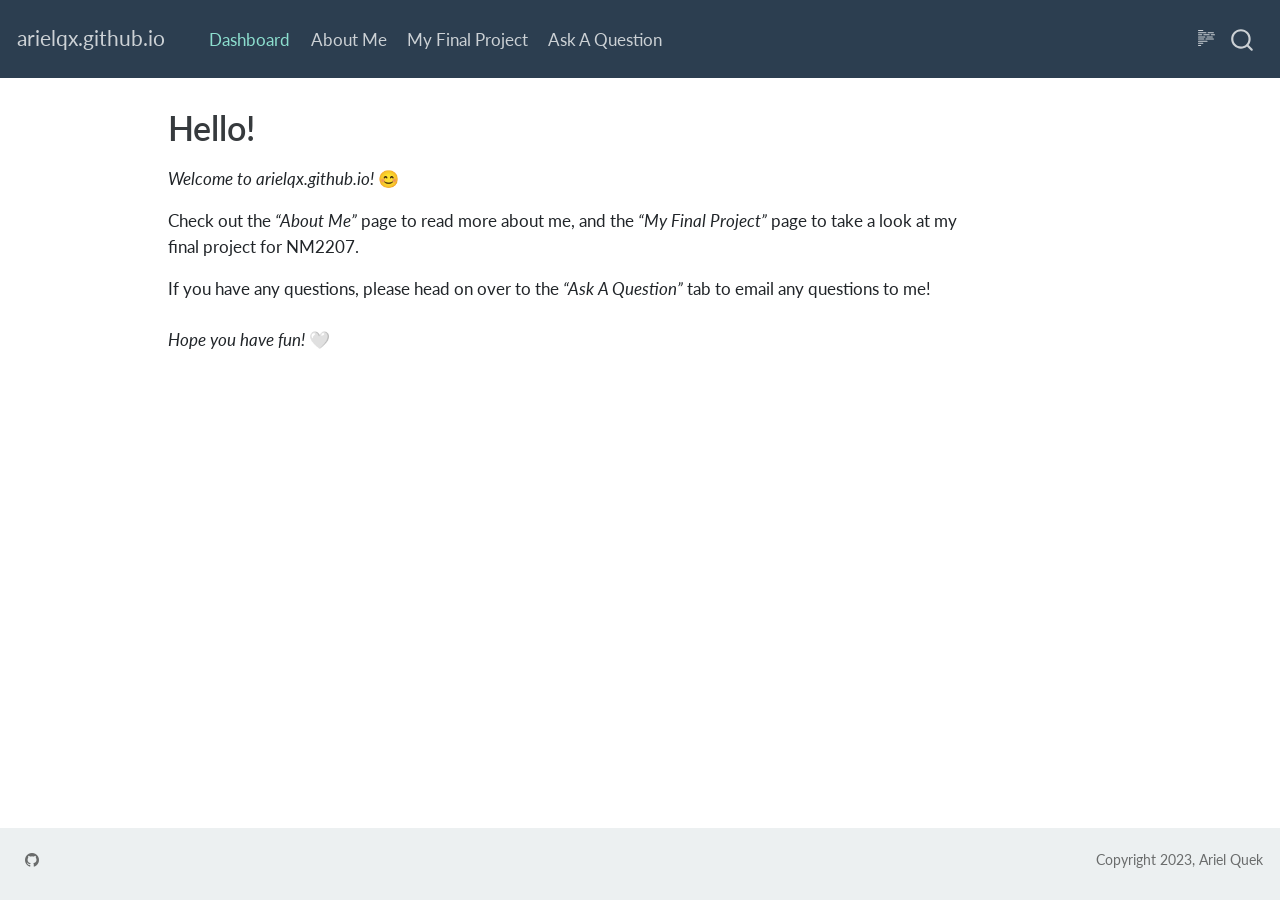
<file: _site/index.html>
<!DOCTYPE html>
<html xmlns="http://www.w3.org/1999/xhtml" lang="en" xml:lang="en"><head>

<meta charset="utf-8">
<meta name="generator" content="quarto-1.3.353">

<meta name="viewport" content="width=device-width, initial-scale=1.0, user-scalable=yes">


<title>arielqx.github.io - Hello!</title>
<style>
code{white-space: pre-wrap;}
span.smallcaps{font-variant: small-caps;}
div.columns{display: flex; gap: min(4vw, 1.5em);}
div.column{flex: auto; overflow-x: auto;}
div.hanging-indent{margin-left: 1.5em; text-indent: -1.5em;}
ul.task-list{list-style: none;}
ul.task-list li input[type="checkbox"] {
  width: 0.8em;
  margin: 0 0.8em 0.2em -1em; /* quarto-specific, see https://github.com/quarto-dev/quarto-cli/issues/4556 */ 
  vertical-align: middle;
}
</style>


<script src="site_libs/quarto-nav/quarto-nav.js"></script>
<script src="site_libs/quarto-nav/headroom.min.js"></script>
<script src="site_libs/clipboard/clipboard.min.js"></script>
<script src="site_libs/quarto-search/autocomplete.umd.js"></script>
<script src="site_libs/quarto-search/fuse.min.js"></script>
<script src="site_libs/quarto-search/quarto-search.js"></script>
<meta name="quarto:offset" content="./">
<script src="site_libs/quarto-html/quarto.js"></script>
<script src="site_libs/quarto-html/popper.min.js"></script>
<script src="site_libs/quarto-html/tippy.umd.min.js"></script>
<script src="site_libs/quarto-html/anchor.min.js"></script>
<link href="site_libs/quarto-html/tippy.css" rel="stylesheet">
<link href="site_libs/quarto-html/quarto-syntax-highlighting.css" rel="stylesheet" id="quarto-text-highlighting-styles">
<script src="site_libs/bootstrap/bootstrap.min.js"></script>
<link href="site_libs/bootstrap/bootstrap-icons.css" rel="stylesheet">
<link href="site_libs/bootstrap/bootstrap.min.css" rel="stylesheet" id="quarto-bootstrap" data-mode="light">
<script id="quarto-search-options" type="application/json">{
  "location": "navbar",
  "copy-button": false,
  "collapse-after": 3,
  "panel-placement": "end",
  "type": "overlay",
  "limit": 20,
  "language": {
    "search-no-results-text": "No results",
    "search-matching-documents-text": "matching documents",
    "search-copy-link-title": "Copy link to search",
    "search-hide-matches-text": "Hide additional matches",
    "search-more-match-text": "more match in this document",
    "search-more-matches-text": "more matches in this document",
    "search-clear-button-title": "Clear",
    "search-detached-cancel-button-title": "Cancel",
    "search-submit-button-title": "Submit"
  }
}</script>


<link rel="stylesheet" href="styles.css">
</head>

<body class="nav-fixed">

<div id="quarto-search-results"></div>
  <header id="quarto-header" class="headroom fixed-top">
    <nav class="navbar navbar-expand-lg navbar-dark ">
      <div class="navbar-container container-fluid">
      <div class="navbar-brand-container">
    <a class="navbar-brand" href="./index.html">
    <span class="navbar-title">arielqx.github.io</span>
    </a>
  </div>
            <div id="quarto-search" class="" title="Search"></div>
          <button class="navbar-toggler" type="button" data-bs-toggle="collapse" data-bs-target="#navbarCollapse" aria-controls="navbarCollapse" aria-expanded="false" aria-label="Toggle navigation" onclick="if (window.quartoToggleHeadroom) { window.quartoToggleHeadroom(); }">
  <span class="navbar-toggler-icon"></span>
</button>
          <div class="collapse navbar-collapse" id="navbarCollapse">
            <ul class="navbar-nav navbar-nav-scroll me-auto">
  <li class="nav-item">
    <a class="nav-link active" href="./index.html" rel="" target="" aria-current="page">
 <span class="menu-text">Dashboard</span></a>
  </li>  
  <li class="nav-item">
    <a class="nav-link" href="./about.html" rel="" target="">
 <span class="menu-text">About Me</span></a>
  </li>  
  <li class="nav-item">
    <a class="nav-link" href="./project.html" rel="" target="">
 <span class="menu-text">My Final Project</span></a>
  </li>  
  <li class="nav-item">
    <a class="nav-link" href="./question.html" rel="" target="">
 <span class="menu-text">Ask A Question</span></a>
  </li>  
</ul>
            <div class="quarto-navbar-tools ms-auto">
  <a href="" class="quarto-reader-toggle quarto-navigation-tool px-1" onclick="window.quartoToggleReader(); return false;" title="Toggle reader mode">
  <div class="quarto-reader-toggle-btn">
  <i class="bi"></i>
  </div>
</a>
</div>
          </div> <!-- /navcollapse -->
      </div> <!-- /container-fluid -->
    </nav>
</header>
<!-- content -->
<div id="quarto-content" class="quarto-container page-columns page-rows-contents page-layout-article page-navbar">
<!-- sidebar -->
<!-- margin-sidebar -->
    <div id="quarto-margin-sidebar" class="sidebar margin-sidebar">
        
    </div>
<!-- main -->
<main class="content" id="quarto-document-content">

<header id="title-block-header" class="quarto-title-block default">
<div class="quarto-title">
<h1 class="title">Hello!</h1>
</div>



<div class="quarto-title-meta">

    
  
    
  </div>
  

</header>

<p><em>Welcome to arielqx.github.io!</em> 😊</p>
<p>Check out the <em>“About Me”</em> page to read more about me, and the <em>“My Final Project”</em> page to take a look at my final project for NM2207.</p>
<p>If you have any questions, please head on over to the <em>“Ask A Question”</em> tab to email any questions to me!<br>
<br>
<em>Hope you have fun!</em> 🤍</p>



<a onclick="window.scrollTo(0, 0); return false;" role="button" id="quarto-back-to-top"><i class="bi bi-arrow-up"></i> Back to top</a></main> <!-- /main -->
<script id="quarto-html-after-body" type="application/javascript">
window.document.addEventListener("DOMContentLoaded", function (event) {
  const toggleBodyColorMode = (bsSheetEl) => {
    const mode = bsSheetEl.getAttribute("data-mode");
    const bodyEl = window.document.querySelector("body");
    if (mode === "dark") {
      bodyEl.classList.add("quarto-dark");
      bodyEl.classList.remove("quarto-light");
    } else {
      bodyEl.classList.add("quarto-light");
      bodyEl.classList.remove("quarto-dark");
    }
  }
  const toggleBodyColorPrimary = () => {
    const bsSheetEl = window.document.querySelector("link#quarto-bootstrap");
    if (bsSheetEl) {
      toggleBodyColorMode(bsSheetEl);
    }
  }
  toggleBodyColorPrimary();  
  const icon = "";
  const anchorJS = new window.AnchorJS();
  anchorJS.options = {
    placement: 'right',
    icon: icon
  };
  anchorJS.add('.anchored');
  const isCodeAnnotation = (el) => {
    for (const clz of el.classList) {
      if (clz.startsWith('code-annotation-')) {                     
        return true;
      }
    }
    return false;
  }
  const clipboard = new window.ClipboardJS('.code-copy-button', {
    text: function(trigger) {
      const codeEl = trigger.previousElementSibling.cloneNode(true);
      for (const childEl of codeEl.children) {
        if (isCodeAnnotation(childEl)) {
          childEl.remove();
        }
      }
      return codeEl.innerText;
    }
  });
  clipboard.on('success', function(e) {
    // button target
    const button = e.trigger;
    // don't keep focus
    button.blur();
    // flash "checked"
    button.classList.add('code-copy-button-checked');
    var currentTitle = button.getAttribute("title");
    button.setAttribute("title", "Copied!");
    let tooltip;
    if (window.bootstrap) {
      button.setAttribute("data-bs-toggle", "tooltip");
      button.setAttribute("data-bs-placement", "left");
      button.setAttribute("data-bs-title", "Copied!");
      tooltip = new bootstrap.Tooltip(button, 
        { trigger: "manual", 
          customClass: "code-copy-button-tooltip",
          offset: [0, -8]});
      tooltip.show();    
    }
    setTimeout(function() {
      if (tooltip) {
        tooltip.hide();
        button.removeAttribute("data-bs-title");
        button.removeAttribute("data-bs-toggle");
        button.removeAttribute("data-bs-placement");
      }
      button.setAttribute("title", currentTitle);
      button.classList.remove('code-copy-button-checked');
    }, 1000);
    // clear code selection
    e.clearSelection();
  });
  function tippyHover(el, contentFn) {
    const config = {
      allowHTML: true,
      content: contentFn,
      maxWidth: 500,
      delay: 100,
      arrow: false,
      appendTo: function(el) {
          return el.parentElement;
      },
      interactive: true,
      interactiveBorder: 10,
      theme: 'quarto',
      placement: 'bottom-start'
    };
    window.tippy(el, config); 
  }
  const noterefs = window.document.querySelectorAll('a[role="doc-noteref"]');
  for (var i=0; i<noterefs.length; i++) {
    const ref = noterefs[i];
    tippyHover(ref, function() {
      // use id or data attribute instead here
      let href = ref.getAttribute('data-footnote-href') || ref.getAttribute('href');
      try { href = new URL(href).hash; } catch {}
      const id = href.replace(/^#\/?/, "");
      const note = window.document.getElementById(id);
      return note.innerHTML;
    });
  }
      let selectedAnnoteEl;
      const selectorForAnnotation = ( cell, annotation) => {
        let cellAttr = 'data-code-cell="' + cell + '"';
        let lineAttr = 'data-code-annotation="' +  annotation + '"';
        const selector = 'span[' + cellAttr + '][' + lineAttr + ']';
        return selector;
      }
      const selectCodeLines = (annoteEl) => {
        const doc = window.document;
        const targetCell = annoteEl.getAttribute("data-target-cell");
        const targetAnnotation = annoteEl.getAttribute("data-target-annotation");
        const annoteSpan = window.document.querySelector(selectorForAnnotation(targetCell, targetAnnotation));
        const lines = annoteSpan.getAttribute("data-code-lines").split(",");
        const lineIds = lines.map((line) => {
          return targetCell + "-" + line;
        })
        let top = null;
        let height = null;
        let parent = null;
        if (lineIds.length > 0) {
            //compute the position of the single el (top and bottom and make a div)
            const el = window.document.getElementById(lineIds[0]);
            top = el.offsetTop;
            height = el.offsetHeight;
            parent = el.parentElement.parentElement;
          if (lineIds.length > 1) {
            const lastEl = window.document.getElementById(lineIds[lineIds.length - 1]);
            const bottom = lastEl.offsetTop + lastEl.offsetHeight;
            height = bottom - top;
          }
          if (top !== null && height !== null && parent !== null) {
            // cook up a div (if necessary) and position it 
            let div = window.document.getElementById("code-annotation-line-highlight");
            if (div === null) {
              div = window.document.createElement("div");
              div.setAttribute("id", "code-annotation-line-highlight");
              div.style.position = 'absolute';
              parent.appendChild(div);
            }
            div.style.top = top - 2 + "px";
            div.style.height = height + 4 + "px";
            let gutterDiv = window.document.getElementById("code-annotation-line-highlight-gutter");
            if (gutterDiv === null) {
              gutterDiv = window.document.createElement("div");
              gutterDiv.setAttribute("id", "code-annotation-line-highlight-gutter");
              gutterDiv.style.position = 'absolute';
              const codeCell = window.document.getElementById(targetCell);
              const gutter = codeCell.querySelector('.code-annotation-gutter');
              gutter.appendChild(gutterDiv);
            }
            gutterDiv.style.top = top - 2 + "px";
            gutterDiv.style.height = height + 4 + "px";
          }
          selectedAnnoteEl = annoteEl;
        }
      };
      const unselectCodeLines = () => {
        const elementsIds = ["code-annotation-line-highlight", "code-annotation-line-highlight-gutter"];
        elementsIds.forEach((elId) => {
          const div = window.document.getElementById(elId);
          if (div) {
            div.remove();
          }
        });
        selectedAnnoteEl = undefined;
      };
      // Attach click handler to the DT
      const annoteDls = window.document.querySelectorAll('dt[data-target-cell]');
      for (const annoteDlNode of annoteDls) {
        annoteDlNode.addEventListener('click', (event) => {
          const clickedEl = event.target;
          if (clickedEl !== selectedAnnoteEl) {
            unselectCodeLines();
            const activeEl = window.document.querySelector('dt[data-target-cell].code-annotation-active');
            if (activeEl) {
              activeEl.classList.remove('code-annotation-active');
            }
            selectCodeLines(clickedEl);
            clickedEl.classList.add('code-annotation-active');
          } else {
            // Unselect the line
            unselectCodeLines();
            clickedEl.classList.remove('code-annotation-active');
          }
        });
      }
  const findCites = (el) => {
    const parentEl = el.parentElement;
    if (parentEl) {
      const cites = parentEl.dataset.cites;
      if (cites) {
        return {
          el,
          cites: cites.split(' ')
        };
      } else {
        return findCites(el.parentElement)
      }
    } else {
      return undefined;
    }
  };
  var bibliorefs = window.document.querySelectorAll('a[role="doc-biblioref"]');
  for (var i=0; i<bibliorefs.length; i++) {
    const ref = bibliorefs[i];
    const citeInfo = findCites(ref);
    if (citeInfo) {
      tippyHover(citeInfo.el, function() {
        var popup = window.document.createElement('div');
        citeInfo.cites.forEach(function(cite) {
          var citeDiv = window.document.createElement('div');
          citeDiv.classList.add('hanging-indent');
          citeDiv.classList.add('csl-entry');
          var biblioDiv = window.document.getElementById('ref-' + cite);
          if (biblioDiv) {
            citeDiv.innerHTML = biblioDiv.innerHTML;
          }
          popup.appendChild(citeDiv);
        });
        return popup.innerHTML;
      });
    }
  }
});
</script>
</div> <!-- /content -->
<footer class="footer">
  <div class="nav-footer">
    <div class="nav-footer-left">
      <ul class="footer-items list-unstyled">
    <li class="nav-item compact">
    <a class="nav-link" href="https://github.com/arielqx/Github-Folder.git">
      <i class="bi bi-github" role="img">
</i> 
    </a>
  </li>  
</ul>
    </div>   
    <div class="nav-footer-center">
      &nbsp;
    </div>
    <div class="nav-footer-right">Copyright 2023, Ariel Quek</div>
  </div>
</footer>



</body></html>
</file>
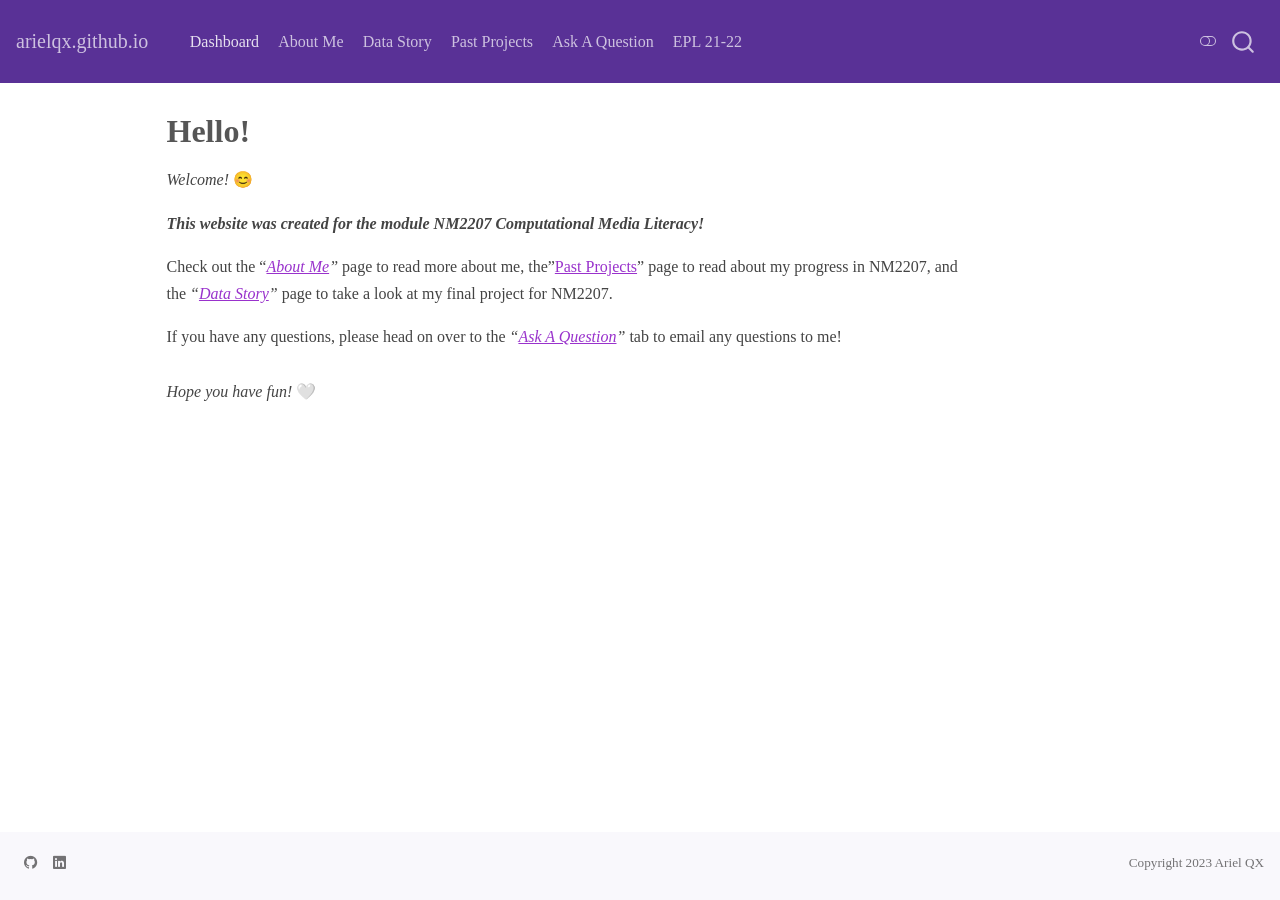
<file: docs/index.html>
<!DOCTYPE html>
<html xmlns="http://www.w3.org/1999/xhtml" lang="en" xml:lang="en"><head>

<meta charset="utf-8">
<meta name="generator" content="quarto-1.3.353">

<meta name="viewport" content="width=device-width, initial-scale=1.0, user-scalable=yes">


<title>arielqx.github.io - Hello!</title>
<style>
code{white-space: pre-wrap;}
span.smallcaps{font-variant: small-caps;}
div.columns{display: flex; gap: min(4vw, 1.5em);}
div.column{flex: auto; overflow-x: auto;}
div.hanging-indent{margin-left: 1.5em; text-indent: -1.5em;}
ul.task-list{list-style: none;}
ul.task-list li input[type="checkbox"] {
  width: 0.8em;
  margin: 0 0.8em 0.2em -1em; /* quarto-specific, see https://github.com/quarto-dev/quarto-cli/issues/4556 */ 
  vertical-align: middle;
}
</style>


<script src="site_libs/quarto-nav/quarto-nav.js"></script>
<script src="site_libs/quarto-nav/headroom.min.js"></script>
<script src="site_libs/clipboard/clipboard.min.js"></script>
<script src="site_libs/quarto-search/autocomplete.umd.js"></script>
<script src="site_libs/quarto-search/fuse.min.js"></script>
<script src="site_libs/quarto-search/quarto-search.js"></script>
<meta name="quarto:offset" content="./">
<script src="site_libs/quarto-html/quarto.js"></script>
<script src="site_libs/quarto-html/popper.min.js"></script>
<script src="site_libs/quarto-html/tippy.umd.min.js"></script>
<script src="site_libs/quarto-html/anchor.min.js"></script>
<link href="site_libs/quarto-html/tippy.css" rel="stylesheet">
<link href="site_libs/quarto-html/quarto-syntax-highlighting.css" rel="stylesheet" class="quarto-color-scheme" id="quarto-text-highlighting-styles">
<link href="site_libs/quarto-html/quarto-syntax-highlighting-dark.css" rel="prefetch" class="quarto-color-scheme quarto-color-alternate" id="quarto-text-highlighting-styles">
<script src="site_libs/bootstrap/bootstrap.min.js"></script>
<link href="site_libs/bootstrap/bootstrap-icons.css" rel="stylesheet">
<link href="site_libs/bootstrap/bootstrap.min.css" rel="stylesheet" class="quarto-color-scheme" id="quarto-bootstrap" data-mode="light">
<link href="site_libs/bootstrap/bootstrap-dark.min.css" rel="prefetch" class="quarto-color-scheme quarto-color-alternate" id="quarto-bootstrap" data-mode="dark">
<script id="quarto-search-options" type="application/json">{
  "location": "navbar",
  "copy-button": false,
  "collapse-after": 3,
  "panel-placement": "end",
  "type": "overlay",
  "limit": 20,
  "language": {
    "search-no-results-text": "No results",
    "search-matching-documents-text": "matching documents",
    "search-copy-link-title": "Copy link to search",
    "search-hide-matches-text": "Hide additional matches",
    "search-more-match-text": "more match in this document",
    "search-more-matches-text": "more matches in this document",
    "search-clear-button-title": "Clear",
    "search-detached-cancel-button-title": "Cancel",
    "search-submit-button-title": "Submit"
  }
}</script>


<link rel="stylesheet" href="styles.css">
</head>

<body class="nav-fixed">

<div id="quarto-search-results"></div>
  <header id="quarto-header" class="headroom fixed-top">
    <nav class="navbar navbar-expand-lg navbar-dark ">
      <div class="navbar-container container-fluid">
      <div class="navbar-brand-container">
    <a class="navbar-brand" href="./index.html">
    <span class="navbar-title">arielqx.github.io</span>
    </a>
  </div>
            <div id="quarto-search" class="" title="Search"></div>
          <button class="navbar-toggler" type="button" data-bs-toggle="collapse" data-bs-target="#navbarCollapse" aria-controls="navbarCollapse" aria-expanded="false" aria-label="Toggle navigation" onclick="if (window.quartoToggleHeadroom) { window.quartoToggleHeadroom(); }">
  <span class="navbar-toggler-icon"></span>
</button>
          <div class="collapse navbar-collapse" id="navbarCollapse">
            <ul class="navbar-nav navbar-nav-scroll me-auto">
  <li class="nav-item">
    <a class="nav-link active" href="./index.html" rel="" target="" aria-current="page">
 <span class="menu-text">Dashboard</span></a>
  </li>  
  <li class="nav-item">
    <a class="nav-link" href="./about.html" rel="" target="">
 <span class="menu-text">About Me</span></a>
  </li>  
  <li class="nav-item">
    <a class="nav-link" href="./project.html" rel="" target="">
 <span class="menu-text">Data Story</span></a>
  </li>  
  <li class="nav-item">
    <a class="nav-link" href="./past projects.html" rel="" target="">
 <span class="menu-text">Past Projects</span></a>
  </li>  
  <li class="nav-item">
    <a class="nav-link" href="./question.html" rel="" target="">
 <span class="menu-text">Ask A Question</span></a>
  </li>  
  <li class="nav-item">
    <a class="nav-link" href="./app2.html" rel="" target="">
 <span class="menu-text">EPL 21-22</span></a>
  </li>  
</ul>
            <div class="quarto-navbar-tools ms-auto">
  <a href="" class="quarto-color-scheme-toggle quarto-navigation-tool  px-1" onclick="window.quartoToggleColorScheme(); return false;" title="Toggle dark mode"><i class="bi"></i></a>
</div>
          </div> <!-- /navcollapse -->
      </div> <!-- /container-fluid -->
    </nav>
</header>
<!-- content -->
<div id="quarto-content" class="quarto-container page-columns page-rows-contents page-layout-article page-navbar">
<!-- sidebar -->
<!-- margin-sidebar -->
    <div id="quarto-margin-sidebar" class="sidebar margin-sidebar">
        
    </div>
<!-- main -->
<main class="content" id="quarto-document-content">

<header id="title-block-header" class="quarto-title-block default">
<div class="quarto-title">
<h1 class="title">Hello!</h1>
</div>



<div class="quarto-title-meta">

    
  
    
  </div>
  

</header>

<p><em>Welcome!</em> 😊</p>
<p><strong><em>This website was created for the module NM2207 Computational Media Literacy!</em></strong></p>
<p>Check out the “<a href="https://arielqx.github.io/about.html"><em>About Me</em></a><em>”</em> page to read more about me, the”<a href="https://arielqx.github.io/past%20projects.html">Past Projects</a>” page to read about my progress in NM2207, and the <em>“<a href="https://arielqx.github.io/project.html">Data Story</a>”</em> page to take a look at my final project for NM2207.</p>
<p>If you have any questions, please head on over to the <em>“<a href="https://arielqx.github.io/question.html">Ask A Question</a>”</em> tab to email any questions to me!<br>
<br>
<em>Hope you have fun!</em> 🤍</p>



<a onclick="window.scrollTo(0, 0); return false;" role="button" id="quarto-back-to-top"><i class="bi bi-arrow-up"></i> Back to top</a></main> <!-- /main -->
<script id="quarto-html-after-body" type="application/javascript">
window.document.addEventListener("DOMContentLoaded", function (event) {
  const toggleBodyColorMode = (bsSheetEl) => {
    const mode = bsSheetEl.getAttribute("data-mode");
    const bodyEl = window.document.querySelector("body");
    if (mode === "dark") {
      bodyEl.classList.add("quarto-dark");
      bodyEl.classList.remove("quarto-light");
    } else {
      bodyEl.classList.add("quarto-light");
      bodyEl.classList.remove("quarto-dark");
    }
  }
  const toggleBodyColorPrimary = () => {
    const bsSheetEl = window.document.querySelector("link#quarto-bootstrap");
    if (bsSheetEl) {
      toggleBodyColorMode(bsSheetEl);
    }
  }
  toggleBodyColorPrimary();  
  const disableStylesheet = (stylesheets) => {
    for (let i=0; i < stylesheets.length; i++) {
      const stylesheet = stylesheets[i];
      stylesheet.rel = 'prefetch';
    }
  }
  const enableStylesheet = (stylesheets) => {
    for (let i=0; i < stylesheets.length; i++) {
      const stylesheet = stylesheets[i];
      stylesheet.rel = 'stylesheet';
    }
  }
  const manageTransitions = (selector, allowTransitions) => {
    const els = window.document.querySelectorAll(selector);
    for (let i=0; i < els.length; i++) {
      const el = els[i];
      if (allowTransitions) {
        el.classList.remove('notransition');
      } else {
        el.classList.add('notransition');
      }
    }
  }
  const toggleColorMode = (alternate) => {
    // Switch the stylesheets
    const alternateStylesheets = window.document.querySelectorAll('link.quarto-color-scheme.quarto-color-alternate');
    manageTransitions('#quarto-margin-sidebar .nav-link', false);
    if (alternate) {
      enableStylesheet(alternateStylesheets);
      for (const sheetNode of alternateStylesheets) {
        if (sheetNode.id === "quarto-bootstrap") {
          toggleBodyColorMode(sheetNode);
        }
      }
    } else {
      disableStylesheet(alternateStylesheets);
      toggleBodyColorPrimary();
    }
    manageTransitions('#quarto-margin-sidebar .nav-link', true);
    // Switch the toggles
    const toggles = window.document.querySelectorAll('.quarto-color-scheme-toggle');
    for (let i=0; i < toggles.length; i++) {
      const toggle = toggles[i];
      if (toggle) {
        if (alternate) {
          toggle.classList.add("alternate");     
        } else {
          toggle.classList.remove("alternate");
        }
      }
    }
    // Hack to workaround the fact that safari doesn't
    // properly recolor the scrollbar when toggling (#1455)
    if (navigator.userAgent.indexOf('Safari') > 0 && navigator.userAgent.indexOf('Chrome') == -1) {
      manageTransitions("body", false);
      window.scrollTo(0, 1);
      setTimeout(() => {
        window.scrollTo(0, 0);
        manageTransitions("body", true);
      }, 40);  
    }
  }
  const isFileUrl = () => { 
    return window.location.protocol === 'file:';
  }
  const hasAlternateSentinel = () => {  
    let styleSentinel = getColorSchemeSentinel();
    if (styleSentinel !== null) {
      return styleSentinel === "alternate";
    } else {
      return false;
    }
  }
  const setStyleSentinel = (alternate) => {
    const value = alternate ? "alternate" : "default";
    if (!isFileUrl()) {
      window.localStorage.setItem("quarto-color-scheme", value);
    } else {
      localAlternateSentinel = value;
    }
  }
  const getColorSchemeSentinel = () => {
    if (!isFileUrl()) {
      const storageValue = window.localStorage.getItem("quarto-color-scheme");
      return storageValue != null ? storageValue : localAlternateSentinel;
    } else {
      return localAlternateSentinel;
    }
  }
  let localAlternateSentinel = 'default';
  // Dark / light mode switch
  window.quartoToggleColorScheme = () => {
    // Read the current dark / light value 
    let toAlternate = !hasAlternateSentinel();
    toggleColorMode(toAlternate);
    setStyleSentinel(toAlternate);
  };
  // Ensure there is a toggle, if there isn't float one in the top right
  if (window.document.querySelector('.quarto-color-scheme-toggle') === null) {
    const a = window.document.createElement('a');
    a.classList.add('top-right');
    a.classList.add('quarto-color-scheme-toggle');
    a.href = "";
    a.onclick = function() { try { window.quartoToggleColorScheme(); } catch {} return false; };
    const i = window.document.createElement("i");
    i.classList.add('bi');
    a.appendChild(i);
    window.document.body.appendChild(a);
  }
  // Switch to dark mode if need be
  if (hasAlternateSentinel()) {
    toggleColorMode(true);
  } else {
    toggleColorMode(false);
  }
  const icon = "";
  const anchorJS = new window.AnchorJS();
  anchorJS.options = {
    placement: 'right',
    icon: icon
  };
  anchorJS.add('.anchored');
  const isCodeAnnotation = (el) => {
    for (const clz of el.classList) {
      if (clz.startsWith('code-annotation-')) {                     
        return true;
      }
    }
    return false;
  }
  const clipboard = new window.ClipboardJS('.code-copy-button', {
    text: function(trigger) {
      const codeEl = trigger.previousElementSibling.cloneNode(true);
      for (const childEl of codeEl.children) {
        if (isCodeAnnotation(childEl)) {
          childEl.remove();
        }
      }
      return codeEl.innerText;
    }
  });
  clipboard.on('success', function(e) {
    // button target
    const button = e.trigger;
    // don't keep focus
    button.blur();
    // flash "checked"
    button.classList.add('code-copy-button-checked');
    var currentTitle = button.getAttribute("title");
    button.setAttribute("title", "Copied!");
    let tooltip;
    if (window.bootstrap) {
      button.setAttribute("data-bs-toggle", "tooltip");
      button.setAttribute("data-bs-placement", "left");
      button.setAttribute("data-bs-title", "Copied!");
      tooltip = new bootstrap.Tooltip(button, 
        { trigger: "manual", 
          customClass: "code-copy-button-tooltip",
          offset: [0, -8]});
      tooltip.show();    
    }
    setTimeout(function() {
      if (tooltip) {
        tooltip.hide();
        button.removeAttribute("data-bs-title");
        button.removeAttribute("data-bs-toggle");
        button.removeAttribute("data-bs-placement");
      }
      button.setAttribute("title", currentTitle);
      button.classList.remove('code-copy-button-checked');
    }, 1000);
    // clear code selection
    e.clearSelection();
  });
  function tippyHover(el, contentFn) {
    const config = {
      allowHTML: true,
      content: contentFn,
      maxWidth: 500,
      delay: 100,
      arrow: false,
      appendTo: function(el) {
          return el.parentElement;
      },
      interactive: true,
      interactiveBorder: 10,
      theme: 'quarto',
      placement: 'bottom-start'
    };
    window.tippy(el, config); 
  }
  const noterefs = window.document.querySelectorAll('a[role="doc-noteref"]');
  for (var i=0; i<noterefs.length; i++) {
    const ref = noterefs[i];
    tippyHover(ref, function() {
      // use id or data attribute instead here
      let href = ref.getAttribute('data-footnote-href') || ref.getAttribute('href');
      try { href = new URL(href).hash; } catch {}
      const id = href.replace(/^#\/?/, "");
      const note = window.document.getElementById(id);
      return note.innerHTML;
    });
  }
      let selectedAnnoteEl;
      const selectorForAnnotation = ( cell, annotation) => {
        let cellAttr = 'data-code-cell="' + cell + '"';
        let lineAttr = 'data-code-annotation="' +  annotation + '"';
        const selector = 'span[' + cellAttr + '][' + lineAttr + ']';
        return selector;
      }
      const selectCodeLines = (annoteEl) => {
        const doc = window.document;
        const targetCell = annoteEl.getAttribute("data-target-cell");
        const targetAnnotation = annoteEl.getAttribute("data-target-annotation");
        const annoteSpan = window.document.querySelector(selectorForAnnotation(targetCell, targetAnnotation));
        const lines = annoteSpan.getAttribute("data-code-lines").split(",");
        const lineIds = lines.map((line) => {
          return targetCell + "-" + line;
        })
        let top = null;
        let height = null;
        let parent = null;
        if (lineIds.length > 0) {
            //compute the position of the single el (top and bottom and make a div)
            const el = window.document.getElementById(lineIds[0]);
            top = el.offsetTop;
            height = el.offsetHeight;
            parent = el.parentElement.parentElement;
          if (lineIds.length > 1) {
            const lastEl = window.document.getElementById(lineIds[lineIds.length - 1]);
            const bottom = lastEl.offsetTop + lastEl.offsetHeight;
            height = bottom - top;
          }
          if (top !== null && height !== null && parent !== null) {
            // cook up a div (if necessary) and position it 
            let div = window.document.getElementById("code-annotation-line-highlight");
            if (div === null) {
              div = window.document.createElement("div");
              div.setAttribute("id", "code-annotation-line-highlight");
              div.style.position = 'absolute';
              parent.appendChild(div);
            }
            div.style.top = top - 2 + "px";
            div.style.height = height + 4 + "px";
            let gutterDiv = window.document.getElementById("code-annotation-line-highlight-gutter");
            if (gutterDiv === null) {
              gutterDiv = window.document.createElement("div");
              gutterDiv.setAttribute("id", "code-annotation-line-highlight-gutter");
              gutterDiv.style.position = 'absolute';
              const codeCell = window.document.getElementById(targetCell);
              const gutter = codeCell.querySelector('.code-annotation-gutter');
              gutter.appendChild(gutterDiv);
            }
            gutterDiv.style.top = top - 2 + "px";
            gutterDiv.style.height = height + 4 + "px";
          }
          selectedAnnoteEl = annoteEl;
        }
      };
      const unselectCodeLines = () => {
        const elementsIds = ["code-annotation-line-highlight", "code-annotation-line-highlight-gutter"];
        elementsIds.forEach((elId) => {
          const div = window.document.getElementById(elId);
          if (div) {
            div.remove();
          }
        });
        selectedAnnoteEl = undefined;
      };
      // Attach click handler to the DT
      const annoteDls = window.document.querySelectorAll('dt[data-target-cell]');
      for (const annoteDlNode of annoteDls) {
        annoteDlNode.addEventListener('click', (event) => {
          const clickedEl = event.target;
          if (clickedEl !== selectedAnnoteEl) {
            unselectCodeLines();
            const activeEl = window.document.querySelector('dt[data-target-cell].code-annotation-active');
            if (activeEl) {
              activeEl.classList.remove('code-annotation-active');
            }
            selectCodeLines(clickedEl);
            clickedEl.classList.add('code-annotation-active');
          } else {
            // Unselect the line
            unselectCodeLines();
            clickedEl.classList.remove('code-annotation-active');
          }
        });
      }
  const findCites = (el) => {
    const parentEl = el.parentElement;
    if (parentEl) {
      const cites = parentEl.dataset.cites;
      if (cites) {
        return {
          el,
          cites: cites.split(' ')
        };
      } else {
        return findCites(el.parentElement)
      }
    } else {
      return undefined;
    }
  };
  var bibliorefs = window.document.querySelectorAll('a[role="doc-biblioref"]');
  for (var i=0; i<bibliorefs.length; i++) {
    const ref = bibliorefs[i];
    const citeInfo = findCites(ref);
    if (citeInfo) {
      tippyHover(citeInfo.el, function() {
        var popup = window.document.createElement('div');
        citeInfo.cites.forEach(function(cite) {
          var citeDiv = window.document.createElement('div');
          citeDiv.classList.add('hanging-indent');
          citeDiv.classList.add('csl-entry');
          var biblioDiv = window.document.getElementById('ref-' + cite);
          if (biblioDiv) {
            citeDiv.innerHTML = biblioDiv.innerHTML;
          }
          popup.appendChild(citeDiv);
        });
        return popup.innerHTML;
      });
    }
  }
});
</script>
</div> <!-- /content -->
<footer class="footer">
  <div class="nav-footer">
    <div class="nav-footer-left">
      <ul class="footer-items list-unstyled">
    <li class="nav-item compact">
    <a class="nav-link" href="https://github.com/arielqx/">
      <i class="bi bi-github" role="img">
</i> 
    </a>
  </li>  
    <li class="nav-item compact">
    <a class="nav-link" href="./linkedin.com/in/ariel-qx-883305259">
      <i class="bi bi-linkedin" role="img">
</i> 
    </a>
  </li>  
</ul>
    </div>   
    <div class="nav-footer-center">
      &nbsp;
    </div>
    <div class="nav-footer-right">Copyright 2023 Ariel QX</div>
  </div>
</footer>



</body></html>
</file>
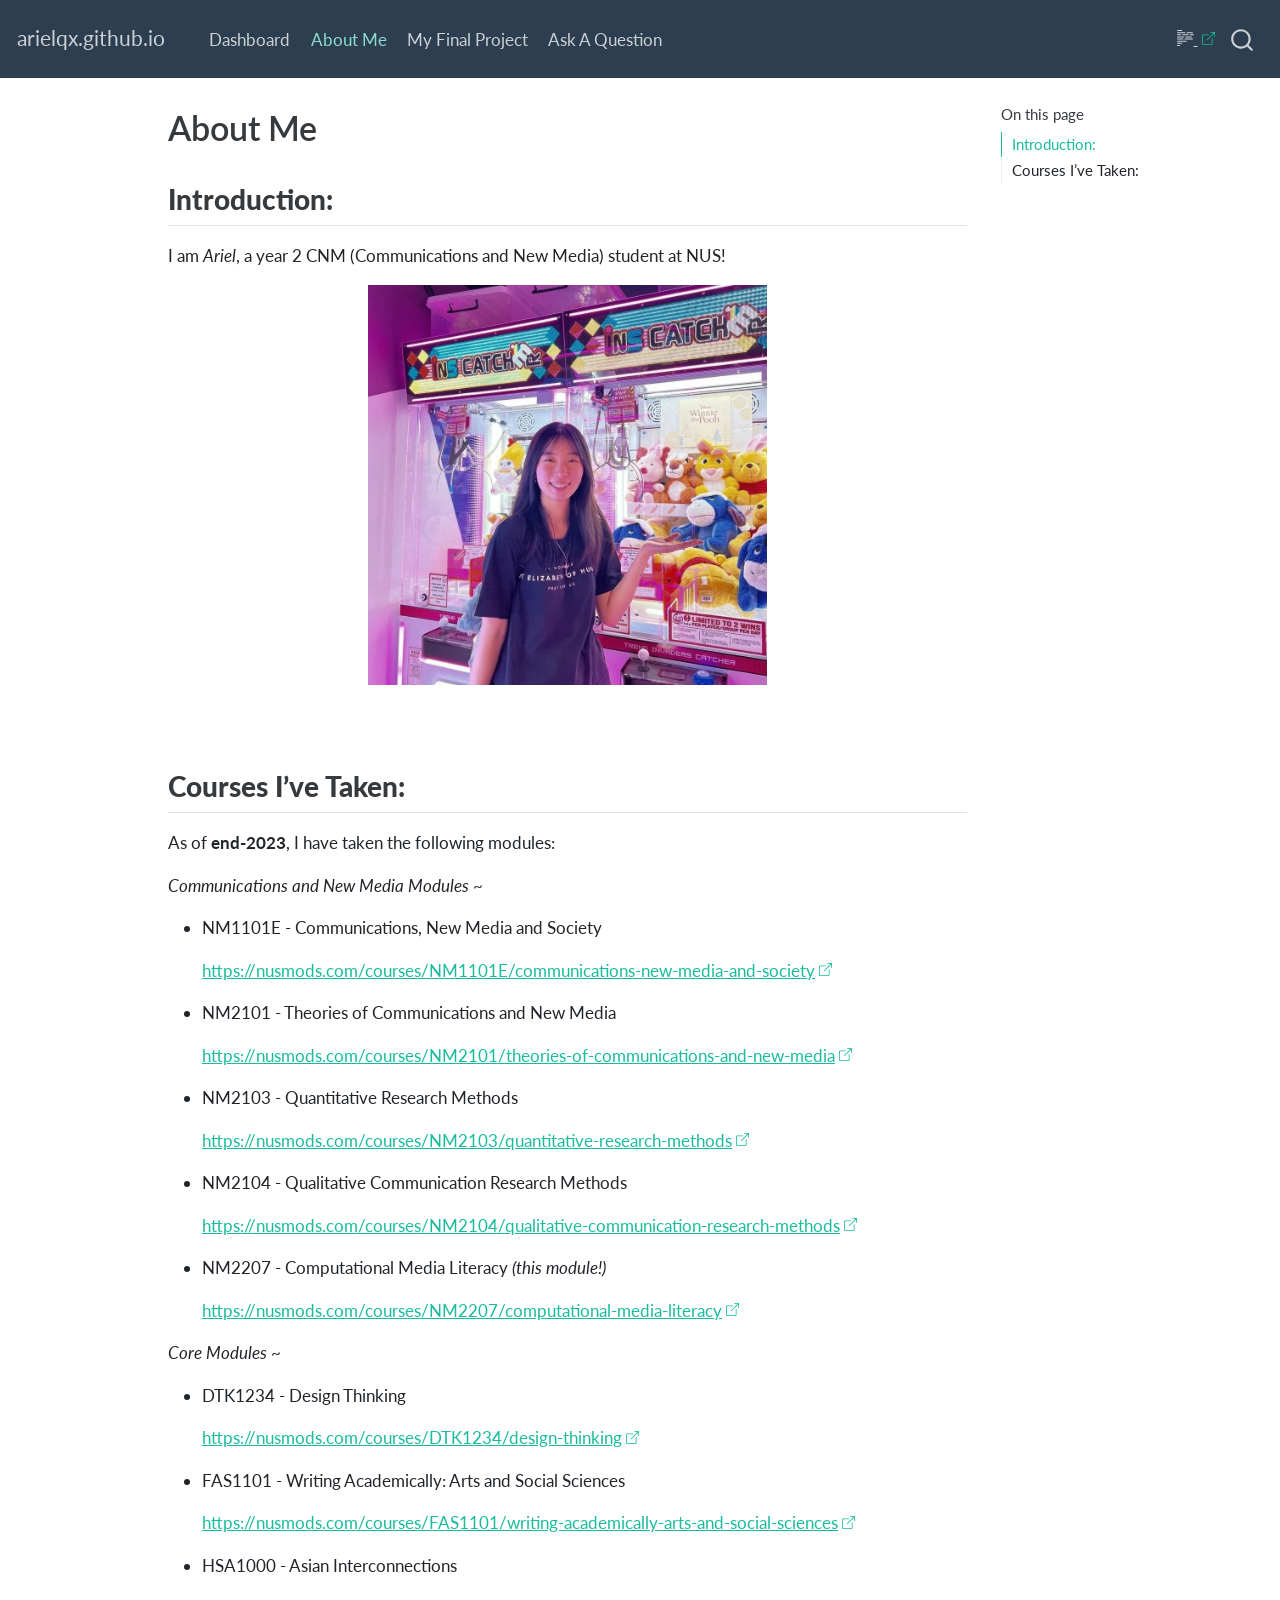
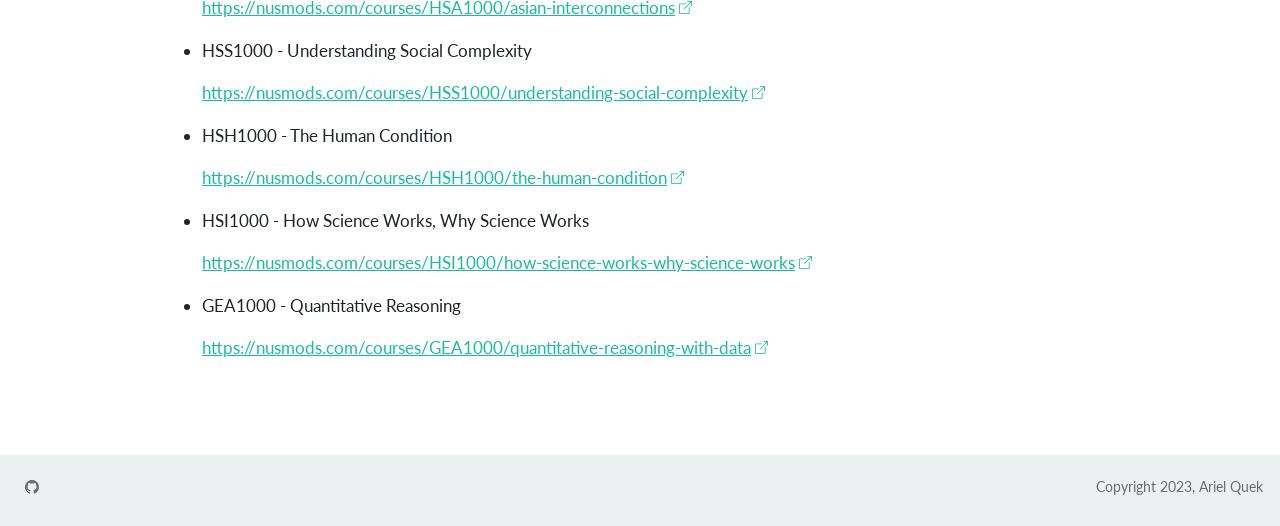
<file: _site/about.html>
<!DOCTYPE html>
<html xmlns="http://www.w3.org/1999/xhtml" lang="en" xml:lang="en"><head>

<meta charset="utf-8">
<meta name="generator" content="quarto-1.3.353">

<meta name="viewport" content="width=device-width, initial-scale=1.0, user-scalable=yes">


<title>arielqx.github.io - About Me</title>
<style>
code{white-space: pre-wrap;}
span.smallcaps{font-variant: small-caps;}
div.columns{display: flex; gap: min(4vw, 1.5em);}
div.column{flex: auto; overflow-x: auto;}
div.hanging-indent{margin-left: 1.5em; text-indent: -1.5em;}
ul.task-list{list-style: none;}
ul.task-list li input[type="checkbox"] {
  width: 0.8em;
  margin: 0 0.8em 0.2em -1em; /* quarto-specific, see https://github.com/quarto-dev/quarto-cli/issues/4556 */ 
  vertical-align: middle;
}
</style>


<script src="site_libs/quarto-nav/quarto-nav.js"></script>
<script src="site_libs/quarto-nav/headroom.min.js"></script>
<script src="site_libs/clipboard/clipboard.min.js"></script>
<script src="site_libs/quarto-search/autocomplete.umd.js"></script>
<script src="site_libs/quarto-search/fuse.min.js"></script>
<script src="site_libs/quarto-search/quarto-search.js"></script>
<meta name="quarto:offset" content="./">
<script src="site_libs/quarto-html/quarto.js"></script>
<script src="site_libs/quarto-html/popper.min.js"></script>
<script src="site_libs/quarto-html/tippy.umd.min.js"></script>
<script src="site_libs/quarto-html/anchor.min.js"></script>
<link href="site_libs/quarto-html/tippy.css" rel="stylesheet">
<link href="site_libs/quarto-html/quarto-syntax-highlighting.css" rel="stylesheet" id="quarto-text-highlighting-styles">
<script src="site_libs/bootstrap/bootstrap.min.js"></script>
<link href="site_libs/bootstrap/bootstrap-icons.css" rel="stylesheet">
<link href="site_libs/bootstrap/bootstrap.min.css" rel="stylesheet" id="quarto-bootstrap" data-mode="light">
<script id="quarto-search-options" type="application/json">{
  "location": "navbar",
  "copy-button": false,
  "collapse-after": 3,
  "panel-placement": "end",
  "type": "overlay",
  "limit": 20,
  "language": {
    "search-no-results-text": "No results",
    "search-matching-documents-text": "matching documents",
    "search-copy-link-title": "Copy link to search",
    "search-hide-matches-text": "Hide additional matches",
    "search-more-match-text": "more match in this document",
    "search-more-matches-text": "more matches in this document",
    "search-clear-button-title": "Clear",
    "search-detached-cancel-button-title": "Cancel",
    "search-submit-button-title": "Submit"
  }
}</script>


<link rel="stylesheet" href="styles.css">
</head>

<body class="nav-fixed">

<div id="quarto-search-results"></div>
  <header id="quarto-header" class="headroom fixed-top">
    <nav class="navbar navbar-expand-lg navbar-dark ">
      <div class="navbar-container container-fluid">
      <div class="navbar-brand-container">
    <a class="navbar-brand" href="./index.html">
    <span class="navbar-title">arielqx.github.io</span>
    </a>
  </div>
            <div id="quarto-search" class="" title="Search"></div>
          <button class="navbar-toggler" type="button" data-bs-toggle="collapse" data-bs-target="#navbarCollapse" aria-controls="navbarCollapse" aria-expanded="false" aria-label="Toggle navigation" onclick="if (window.quartoToggleHeadroom) { window.quartoToggleHeadroom(); }">
  <span class="navbar-toggler-icon"></span>
</button>
          <div class="collapse navbar-collapse" id="navbarCollapse">
            <ul class="navbar-nav navbar-nav-scroll me-auto">
  <li class="nav-item">
    <a class="nav-link" href="./index.html" rel="" target="">
 <span class="menu-text">Dashboard</span></a>
  </li>  
  <li class="nav-item">
    <a class="nav-link active" href="./about.html" rel="" target="" aria-current="page">
 <span class="menu-text">About Me</span></a>
  </li>  
  <li class="nav-item">
    <a class="nav-link" href="./project.html" rel="" target="">
 <span class="menu-text">My Final Project</span></a>
  </li>  
  <li class="nav-item">
    <a class="nav-link" href="./question.html" rel="" target="">
 <span class="menu-text">Ask A Question</span></a>
  </li>  
</ul>
            <div class="quarto-navbar-tools ms-auto">
  <a href="" class="quarto-reader-toggle quarto-navigation-tool px-1" onclick="window.quartoToggleReader(); return false;" title="Toggle reader mode">
  <div class="quarto-reader-toggle-btn">
  <i class="bi"></i>
  </div>
</a>
</div>
          </div> <!-- /navcollapse -->
      </div> <!-- /container-fluid -->
    </nav>
</header>
<!-- content -->
<div id="quarto-content" class="quarto-container page-columns page-rows-contents page-layout-article page-navbar">
<!-- sidebar -->
<!-- margin-sidebar -->
    <div id="quarto-margin-sidebar" class="sidebar margin-sidebar">
        <nav id="TOC" role="doc-toc" class="toc-active">
    <h2 id="toc-title">On this page</h2>
   
  <ul>
  <li><a href="#introduction" id="toc-introduction" class="nav-link active" data-scroll-target="#introduction"><strong>Introduction:</strong></a></li>
  <li><a href="#courses-ive-taken" id="toc-courses-ive-taken" class="nav-link" data-scroll-target="#courses-ive-taken"><strong>Courses I’ve Taken:</strong></a></li>
  </ul>
</nav>
    </div>
<!-- main -->
<main class="content" id="quarto-document-content">

<header id="title-block-header" class="quarto-title-block default">
<div class="quarto-title">
<h1 class="title">About Me</h1>
</div>



<div class="quarto-title-meta">

    
  
    
  </div>
  

</header>

<section id="introduction" class="level2">
<h2 class="anchored" data-anchor-id="introduction"><strong>Introduction:</strong></h2>
<p>I am <em>Ariel</em>, a year 2 CNM (Communications and New Media) student at NUS!</p>
<div class="cell" data-layout-align="center">
<div class="cell-output-display">
<div class="quarto-figure quarto-figure-center">
<figure class="figure">
<p><img src="about.jpg" class="img-fluid figure-img" style="width:50.0%"></p>
</figure>
</div>
</div>
</div>
<p><br>
</p>
</section>
<section id="courses-ive-taken" class="level2">
<h2 class="anchored" data-anchor-id="courses-ive-taken"><strong>Courses I’ve Taken:</strong></h2>
<p>As of <strong>end-2023</strong>, I have taken the following modules:</p>
<p><em>Communications and New Media Modules</em> ~</p>
<ul>
<li><p>NM1101E - Communications, New Media and Society</p>
<p><a href="https://nusmods.com/courses/NM1101E/communications-new-media-and-society" class="uri">https://nusmods.com/courses/NM1101E/communications-new-media-and-society</a></p></li>
<li><p>NM2101 - Theories of Communications and New Media</p>
<p><a href="https://nusmods.com/courses/NM2101/theories-of-communications-and-new-media" class="uri">https://nusmods.com/courses/NM2101/theories-of-communications-and-new-media</a></p></li>
<li><p>NM2103 - Quantitative Research Methods</p>
<p><a href="https://nusmods.com/courses/NM2103/quantitative-research-methods" class="uri">https://nusmods.com/courses/NM2103/quantitative-research-methods</a></p></li>
<li><p>NM2104 - Qualitative Communication Research Methods</p>
<p><a href="https://nusmods.com/courses/NM2104/qualitative-communication-research-methods" class="uri">https://nusmods.com/courses/NM2104/qualitative-communication-research-methods</a></p></li>
<li><p>NM2207 - Computational Media Literacy <em>(this module!)</em></p>
<p><a href="https://nusmods.com/courses/NM2207/computational-media-literacy" class="uri">https://nusmods.com/courses/NM2207/computational-media-literacy</a></p></li>
</ul>
<p><em>Core Modules ~</em></p>
<ul>
<li><p>DTK1234 - Design Thinking</p>
<p><a href="https://nusmods.com/courses/DTK1234/design-thinking" class="uri">https://nusmods.com/courses/DTK1234/design-thinking</a></p></li>
<li><p>FAS1101 - Writing Academically: Arts and Social Sciences</p>
<p><a href="https://nusmods.com/courses/FAS1101/writing-academically-arts-and-social-sciences" class="uri">https://nusmods.com/courses/FAS1101/writing-academically-arts-and-social-sciences</a></p></li>
<li><p>HSA1000 - Asian Interconnections</p>
<p><a href="https://nusmods.com/courses/HSA1000/asian-interconnections" class="uri">https://nusmods.com/courses/HSA1000/asian-interconnections</a></p></li>
<li><p>HSS1000 - Understanding Social Complexity</p>
<p><a href="https://nusmods.com/courses/HSS1000/understanding-social-complexity" class="uri">https://nusmods.com/courses/HSS1000/understanding-social-complexity</a></p></li>
<li><p>HSH1000 - The Human Condition</p>
<p><a href="https://nusmods.com/courses/HSH1000/the-human-condition" class="uri">https://nusmods.com/courses/HSH1000/the-human-condition</a></p></li>
<li><p>HSI1000 - How Science Works, Why Science Works</p>
<p><a href="https://nusmods.com/courses/HSI1000/how-science-works-why-science-works" class="uri">https://nusmods.com/courses/HSI1000/how-science-works-why-science-works</a></p></li>
<li><p>GEA1000 - Quantitative Reasoning</p>
<p><a href="https://nusmods.com/courses/GEA1000/quantitative-reasoning-with-data" class="uri">https://nusmods.com/courses/GEA1000/quantitative-reasoning-with-data</a></p></li>
</ul>


</section>

<a onclick="window.scrollTo(0, 0); return false;" role="button" id="quarto-back-to-top"><i class="bi bi-arrow-up"></i> Back to top</a></main> <!-- /main -->
<script id="quarto-html-after-body" type="application/javascript">
window.document.addEventListener("DOMContentLoaded", function (event) {
  const toggleBodyColorMode = (bsSheetEl) => {
    const mode = bsSheetEl.getAttribute("data-mode");
    const bodyEl = window.document.querySelector("body");
    if (mode === "dark") {
      bodyEl.classList.add("quarto-dark");
      bodyEl.classList.remove("quarto-light");
    } else {
      bodyEl.classList.add("quarto-light");
      bodyEl.classList.remove("quarto-dark");
    }
  }
  const toggleBodyColorPrimary = () => {
    const bsSheetEl = window.document.querySelector("link#quarto-bootstrap");
    if (bsSheetEl) {
      toggleBodyColorMode(bsSheetEl);
    }
  }
  toggleBodyColorPrimary();  
  const icon = "";
  const anchorJS = new window.AnchorJS();
  anchorJS.options = {
    placement: 'right',
    icon: icon
  };
  anchorJS.add('.anchored');
  const isCodeAnnotation = (el) => {
    for (const clz of el.classList) {
      if (clz.startsWith('code-annotation-')) {                     
        return true;
      }
    }
    return false;
  }
  const clipboard = new window.ClipboardJS('.code-copy-button', {
    text: function(trigger) {
      const codeEl = trigger.previousElementSibling.cloneNode(true);
      for (const childEl of codeEl.children) {
        if (isCodeAnnotation(childEl)) {
          childEl.remove();
        }
      }
      return codeEl.innerText;
    }
  });
  clipboard.on('success', function(e) {
    // button target
    const button = e.trigger;
    // don't keep focus
    button.blur();
    // flash "checked"
    button.classList.add('code-copy-button-checked');
    var currentTitle = button.getAttribute("title");
    button.setAttribute("title", "Copied!");
    let tooltip;
    if (window.bootstrap) {
      button.setAttribute("data-bs-toggle", "tooltip");
      button.setAttribute("data-bs-placement", "left");
      button.setAttribute("data-bs-title", "Copied!");
      tooltip = new bootstrap.Tooltip(button, 
        { trigger: "manual", 
          customClass: "code-copy-button-tooltip",
          offset: [0, -8]});
      tooltip.show();    
    }
    setTimeout(function() {
      if (tooltip) {
        tooltip.hide();
        button.removeAttribute("data-bs-title");
        button.removeAttribute("data-bs-toggle");
        button.removeAttribute("data-bs-placement");
      }
      button.setAttribute("title", currentTitle);
      button.classList.remove('code-copy-button-checked');
    }, 1000);
    // clear code selection
    e.clearSelection();
  });
  function tippyHover(el, contentFn) {
    const config = {
      allowHTML: true,
      content: contentFn,
      maxWidth: 500,
      delay: 100,
      arrow: false,
      appendTo: function(el) {
          return el.parentElement;
      },
      interactive: true,
      interactiveBorder: 10,
      theme: 'quarto',
      placement: 'bottom-start'
    };
    window.tippy(el, config); 
  }
  const noterefs = window.document.querySelectorAll('a[role="doc-noteref"]');
  for (var i=0; i<noterefs.length; i++) {
    const ref = noterefs[i];
    tippyHover(ref, function() {
      // use id or data attribute instead here
      let href = ref.getAttribute('data-footnote-href') || ref.getAttribute('href');
      try { href = new URL(href).hash; } catch {}
      const id = href.replace(/^#\/?/, "");
      const note = window.document.getElementById(id);
      return note.innerHTML;
    });
  }
      let selectedAnnoteEl;
      const selectorForAnnotation = ( cell, annotation) => {
        let cellAttr = 'data-code-cell="' + cell + '"';
        let lineAttr = 'data-code-annotation="' +  annotation + '"';
        const selector = 'span[' + cellAttr + '][' + lineAttr + ']';
        return selector;
      }
      const selectCodeLines = (annoteEl) => {
        const doc = window.document;
        const targetCell = annoteEl.getAttribute("data-target-cell");
        const targetAnnotation = annoteEl.getAttribute("data-target-annotation");
        const annoteSpan = window.document.querySelector(selectorForAnnotation(targetCell, targetAnnotation));
        const lines = annoteSpan.getAttribute("data-code-lines").split(",");
        const lineIds = lines.map((line) => {
          return targetCell + "-" + line;
        })
        let top = null;
        let height = null;
        let parent = null;
        if (lineIds.length > 0) {
            //compute the position of the single el (top and bottom and make a div)
            const el = window.document.getElementById(lineIds[0]);
            top = el.offsetTop;
            height = el.offsetHeight;
            parent = el.parentElement.parentElement;
          if (lineIds.length > 1) {
            const lastEl = window.document.getElementById(lineIds[lineIds.length - 1]);
            const bottom = lastEl.offsetTop + lastEl.offsetHeight;
            height = bottom - top;
          }
          if (top !== null && height !== null && parent !== null) {
            // cook up a div (if necessary) and position it 
            let div = window.document.getElementById("code-annotation-line-highlight");
            if (div === null) {
              div = window.document.createElement("div");
              div.setAttribute("id", "code-annotation-line-highlight");
              div.style.position = 'absolute';
              parent.appendChild(div);
            }
            div.style.top = top - 2 + "px";
            div.style.height = height + 4 + "px";
            let gutterDiv = window.document.getElementById("code-annotation-line-highlight-gutter");
            if (gutterDiv === null) {
              gutterDiv = window.document.createElement("div");
              gutterDiv.setAttribute("id", "code-annotation-line-highlight-gutter");
              gutterDiv.style.position = 'absolute';
              const codeCell = window.document.getElementById(targetCell);
              const gutter = codeCell.querySelector('.code-annotation-gutter');
              gutter.appendChild(gutterDiv);
            }
            gutterDiv.style.top = top - 2 + "px";
            gutterDiv.style.height = height + 4 + "px";
          }
          selectedAnnoteEl = annoteEl;
        }
      };
      const unselectCodeLines = () => {
        const elementsIds = ["code-annotation-line-highlight", "code-annotation-line-highlight-gutter"];
        elementsIds.forEach((elId) => {
          const div = window.document.getElementById(elId);
          if (div) {
            div.remove();
          }
        });
        selectedAnnoteEl = undefined;
      };
      // Attach click handler to the DT
      const annoteDls = window.document.querySelectorAll('dt[data-target-cell]');
      for (const annoteDlNode of annoteDls) {
        annoteDlNode.addEventListener('click', (event) => {
          const clickedEl = event.target;
          if (clickedEl !== selectedAnnoteEl) {
            unselectCodeLines();
            const activeEl = window.document.querySelector('dt[data-target-cell].code-annotation-active');
            if (activeEl) {
              activeEl.classList.remove('code-annotation-active');
            }
            selectCodeLines(clickedEl);
            clickedEl.classList.add('code-annotation-active');
          } else {
            // Unselect the line
            unselectCodeLines();
            clickedEl.classList.remove('code-annotation-active');
          }
        });
      }
  const findCites = (el) => {
    const parentEl = el.parentElement;
    if (parentEl) {
      const cites = parentEl.dataset.cites;
      if (cites) {
        return {
          el,
          cites: cites.split(' ')
        };
      } else {
        return findCites(el.parentElement)
      }
    } else {
      return undefined;
    }
  };
  var bibliorefs = window.document.querySelectorAll('a[role="doc-biblioref"]');
  for (var i=0; i<bibliorefs.length; i++) {
    const ref = bibliorefs[i];
    const citeInfo = findCites(ref);
    if (citeInfo) {
      tippyHover(citeInfo.el, function() {
        var popup = window.document.createElement('div');
        citeInfo.cites.forEach(function(cite) {
          var citeDiv = window.document.createElement('div');
          citeDiv.classList.add('hanging-indent');
          citeDiv.classList.add('csl-entry');
          var biblioDiv = window.document.getElementById('ref-' + cite);
          if (biblioDiv) {
            citeDiv.innerHTML = biblioDiv.innerHTML;
          }
          popup.appendChild(citeDiv);
        });
        return popup.innerHTML;
      });
    }
  }
    var localhostRegex = new RegExp(/^(?:http|https):\/\/localhost\:?[0-9]*\//);
      var filterRegex = new RegExp("^(?:http:|https:)\/\/www\.quarto\.org\/custom");
    var isInternal = (href) => {
        return filterRegex.test(href) || localhostRegex.test(href);
    }
    // Inspect non-navigation links and adorn them if external
 	var links = window.document.querySelectorAll('a[href]:not(.nav-link):not(.navbar-brand):not(.toc-action):not(.sidebar-link):not(.sidebar-item-toggle):not(.pagination-link):not(.no-external):not([aria-hidden]):not(.dropdown-item)');
    for (var i=0; i<links.length; i++) {
      const link = links[i];
      if (!isInternal(link.href)) {
          // target, if specified
          link.setAttribute("target", "_blank");
          // default icon
          link.classList.add("external");
      }
    }
});
</script>
</div> <!-- /content -->
<footer class="footer">
  <div class="nav-footer">
    <div class="nav-footer-left">
      <ul class="footer-items list-unstyled">
    <li class="nav-item compact">
    <a class="nav-link" href="https://github.com/arielqx/Github-Folder.git">
      <i class="bi bi-github" role="img">
</i> 
    </a>
  </li>  
</ul>
    </div>   
    <div class="nav-footer-center">
      &nbsp;
    </div>
    <div class="nav-footer-right">Copyright 2023, Ariel Quek</div>
  </div>
</footer>



</body></html>
</file>
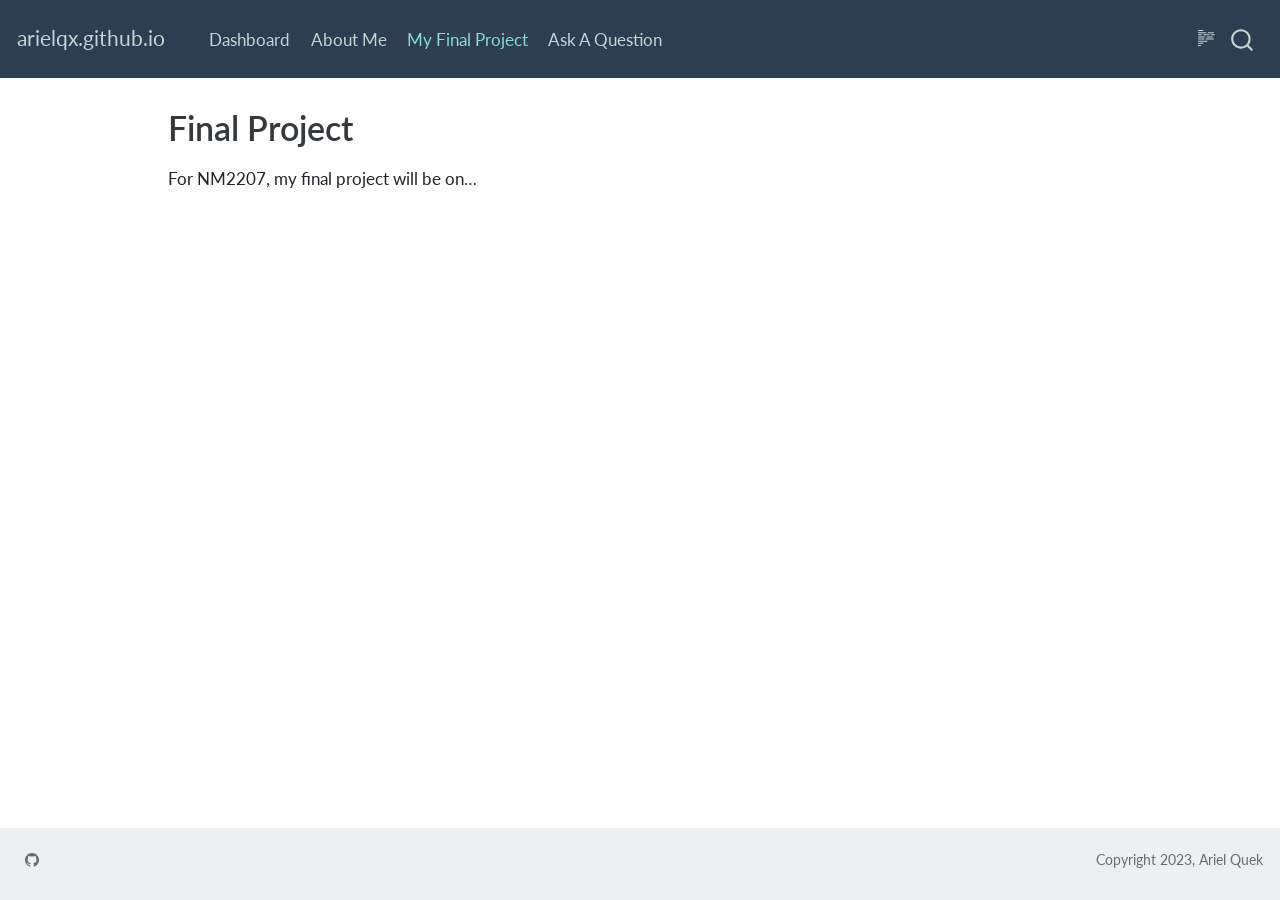
<file: _site/project.html>
<!DOCTYPE html>
<html xmlns="http://www.w3.org/1999/xhtml" lang="en" xml:lang="en"><head>

<meta charset="utf-8">
<meta name="generator" content="quarto-1.3.353">

<meta name="viewport" content="width=device-width, initial-scale=1.0, user-scalable=yes">


<title>arielqx.github.io - Final Project</title>
<style>
code{white-space: pre-wrap;}
span.smallcaps{font-variant: small-caps;}
div.columns{display: flex; gap: min(4vw, 1.5em);}
div.column{flex: auto; overflow-x: auto;}
div.hanging-indent{margin-left: 1.5em; text-indent: -1.5em;}
ul.task-list{list-style: none;}
ul.task-list li input[type="checkbox"] {
  width: 0.8em;
  margin: 0 0.8em 0.2em -1em; /* quarto-specific, see https://github.com/quarto-dev/quarto-cli/issues/4556 */ 
  vertical-align: middle;
}
</style>


<script src="site_libs/quarto-nav/quarto-nav.js"></script>
<script src="site_libs/quarto-nav/headroom.min.js"></script>
<script src="site_libs/clipboard/clipboard.min.js"></script>
<script src="site_libs/quarto-search/autocomplete.umd.js"></script>
<script src="site_libs/quarto-search/fuse.min.js"></script>
<script src="site_libs/quarto-search/quarto-search.js"></script>
<meta name="quarto:offset" content="./">
<script src="site_libs/quarto-html/quarto.js"></script>
<script src="site_libs/quarto-html/popper.min.js"></script>
<script src="site_libs/quarto-html/tippy.umd.min.js"></script>
<script src="site_libs/quarto-html/anchor.min.js"></script>
<link href="site_libs/quarto-html/tippy.css" rel="stylesheet">
<link href="site_libs/quarto-html/quarto-syntax-highlighting.css" rel="stylesheet" id="quarto-text-highlighting-styles">
<script src="site_libs/bootstrap/bootstrap.min.js"></script>
<link href="site_libs/bootstrap/bootstrap-icons.css" rel="stylesheet">
<link href="site_libs/bootstrap/bootstrap.min.css" rel="stylesheet" id="quarto-bootstrap" data-mode="light">
<script id="quarto-search-options" type="application/json">{
  "location": "navbar",
  "copy-button": false,
  "collapse-after": 3,
  "panel-placement": "end",
  "type": "overlay",
  "limit": 20,
  "language": {
    "search-no-results-text": "No results",
    "search-matching-documents-text": "matching documents",
    "search-copy-link-title": "Copy link to search",
    "search-hide-matches-text": "Hide additional matches",
    "search-more-match-text": "more match in this document",
    "search-more-matches-text": "more matches in this document",
    "search-clear-button-title": "Clear",
    "search-detached-cancel-button-title": "Cancel",
    "search-submit-button-title": "Submit"
  }
}</script>


<link rel="stylesheet" href="styles.css">
</head>

<body class="nav-fixed">

<div id="quarto-search-results"></div>
  <header id="quarto-header" class="headroom fixed-top">
    <nav class="navbar navbar-expand-lg navbar-dark ">
      <div class="navbar-container container-fluid">
      <div class="navbar-brand-container">
    <a class="navbar-brand" href="./index.html">
    <span class="navbar-title">arielqx.github.io</span>
    </a>
  </div>
            <div id="quarto-search" class="" title="Search"></div>
          <button class="navbar-toggler" type="button" data-bs-toggle="collapse" data-bs-target="#navbarCollapse" aria-controls="navbarCollapse" aria-expanded="false" aria-label="Toggle navigation" onclick="if (window.quartoToggleHeadroom) { window.quartoToggleHeadroom(); }">
  <span class="navbar-toggler-icon"></span>
</button>
          <div class="collapse navbar-collapse" id="navbarCollapse">
            <ul class="navbar-nav navbar-nav-scroll me-auto">
  <li class="nav-item">
    <a class="nav-link" href="./index.html" rel="" target="">
 <span class="menu-text">Dashboard</span></a>
  </li>  
  <li class="nav-item">
    <a class="nav-link" href="./about.html" rel="" target="">
 <span class="menu-text">About Me</span></a>
  </li>  
  <li class="nav-item">
    <a class="nav-link active" href="./project.html" rel="" target="" aria-current="page">
 <span class="menu-text">My Final Project</span></a>
  </li>  
  <li class="nav-item">
    <a class="nav-link" href="./question.html" rel="" target="">
 <span class="menu-text">Ask A Question</span></a>
  </li>  
</ul>
            <div class="quarto-navbar-tools ms-auto">
  <a href="" class="quarto-reader-toggle quarto-navigation-tool px-1" onclick="window.quartoToggleReader(); return false;" title="Toggle reader mode">
  <div class="quarto-reader-toggle-btn">
  <i class="bi"></i>
  </div>
</a>
</div>
          </div> <!-- /navcollapse -->
      </div> <!-- /container-fluid -->
    </nav>
</header>
<!-- content -->
<div id="quarto-content" class="quarto-container page-columns page-rows-contents page-layout-article page-navbar">
<!-- sidebar -->
<!-- margin-sidebar -->
    <div id="quarto-margin-sidebar" class="sidebar margin-sidebar">
        
    </div>
<!-- main -->
<main class="content" id="quarto-document-content">

<header id="title-block-header" class="quarto-title-block default">
<div class="quarto-title">
<h1 class="title">Final Project</h1>
</div>



<div class="quarto-title-meta">

    
  
    
  </div>
  

</header>

<p>For NM2207, my final project will be on…</p>



<a onclick="window.scrollTo(0, 0); return false;" role="button" id="quarto-back-to-top"><i class="bi bi-arrow-up"></i> Back to top</a></main> <!-- /main -->
<script id="quarto-html-after-body" type="application/javascript">
window.document.addEventListener("DOMContentLoaded", function (event) {
  const toggleBodyColorMode = (bsSheetEl) => {
    const mode = bsSheetEl.getAttribute("data-mode");
    const bodyEl = window.document.querySelector("body");
    if (mode === "dark") {
      bodyEl.classList.add("quarto-dark");
      bodyEl.classList.remove("quarto-light");
    } else {
      bodyEl.classList.add("quarto-light");
      bodyEl.classList.remove("quarto-dark");
    }
  }
  const toggleBodyColorPrimary = () => {
    const bsSheetEl = window.document.querySelector("link#quarto-bootstrap");
    if (bsSheetEl) {
      toggleBodyColorMode(bsSheetEl);
    }
  }
  toggleBodyColorPrimary();  
  const icon = "";
  const anchorJS = new window.AnchorJS();
  anchorJS.options = {
    placement: 'right',
    icon: icon
  };
  anchorJS.add('.anchored');
  const isCodeAnnotation = (el) => {
    for (const clz of el.classList) {
      if (clz.startsWith('code-annotation-')) {                     
        return true;
      }
    }
    return false;
  }
  const clipboard = new window.ClipboardJS('.code-copy-button', {
    text: function(trigger) {
      const codeEl = trigger.previousElementSibling.cloneNode(true);
      for (const childEl of codeEl.children) {
        if (isCodeAnnotation(childEl)) {
          childEl.remove();
        }
      }
      return codeEl.innerText;
    }
  });
  clipboard.on('success', function(e) {
    // button target
    const button = e.trigger;
    // don't keep focus
    button.blur();
    // flash "checked"
    button.classList.add('code-copy-button-checked');
    var currentTitle = button.getAttribute("title");
    button.setAttribute("title", "Copied!");
    let tooltip;
    if (window.bootstrap) {
      button.setAttribute("data-bs-toggle", "tooltip");
      button.setAttribute("data-bs-placement", "left");
      button.setAttribute("data-bs-title", "Copied!");
      tooltip = new bootstrap.Tooltip(button, 
        { trigger: "manual", 
          customClass: "code-copy-button-tooltip",
          offset: [0, -8]});
      tooltip.show();    
    }
    setTimeout(function() {
      if (tooltip) {
        tooltip.hide();
        button.removeAttribute("data-bs-title");
        button.removeAttribute("data-bs-toggle");
        button.removeAttribute("data-bs-placement");
      }
      button.setAttribute("title", currentTitle);
      button.classList.remove('code-copy-button-checked');
    }, 1000);
    // clear code selection
    e.clearSelection();
  });
  function tippyHover(el, contentFn) {
    const config = {
      allowHTML: true,
      content: contentFn,
      maxWidth: 500,
      delay: 100,
      arrow: false,
      appendTo: function(el) {
          return el.parentElement;
      },
      interactive: true,
      interactiveBorder: 10,
      theme: 'quarto',
      placement: 'bottom-start'
    };
    window.tippy(el, config); 
  }
  const noterefs = window.document.querySelectorAll('a[role="doc-noteref"]');
  for (var i=0; i<noterefs.length; i++) {
    const ref = noterefs[i];
    tippyHover(ref, function() {
      // use id or data attribute instead here
      let href = ref.getAttribute('data-footnote-href') || ref.getAttribute('href');
      try { href = new URL(href).hash; } catch {}
      const id = href.replace(/^#\/?/, "");
      const note = window.document.getElementById(id);
      return note.innerHTML;
    });
  }
      let selectedAnnoteEl;
      const selectorForAnnotation = ( cell, annotation) => {
        let cellAttr = 'data-code-cell="' + cell + '"';
        let lineAttr = 'data-code-annotation="' +  annotation + '"';
        const selector = 'span[' + cellAttr + '][' + lineAttr + ']';
        return selector;
      }
      const selectCodeLines = (annoteEl) => {
        const doc = window.document;
        const targetCell = annoteEl.getAttribute("data-target-cell");
        const targetAnnotation = annoteEl.getAttribute("data-target-annotation");
        const annoteSpan = window.document.querySelector(selectorForAnnotation(targetCell, targetAnnotation));
        const lines = annoteSpan.getAttribute("data-code-lines").split(",");
        const lineIds = lines.map((line) => {
          return targetCell + "-" + line;
        })
        let top = null;
        let height = null;
        let parent = null;
        if (lineIds.length > 0) {
            //compute the position of the single el (top and bottom and make a div)
            const el = window.document.getElementById(lineIds[0]);
            top = el.offsetTop;
            height = el.offsetHeight;
            parent = el.parentElement.parentElement;
          if (lineIds.length > 1) {
            const lastEl = window.document.getElementById(lineIds[lineIds.length - 1]);
            const bottom = lastEl.offsetTop + lastEl.offsetHeight;
            height = bottom - top;
          }
          if (top !== null && height !== null && parent !== null) {
            // cook up a div (if necessary) and position it 
            let div = window.document.getElementById("code-annotation-line-highlight");
            if (div === null) {
              div = window.document.createElement("div");
              div.setAttribute("id", "code-annotation-line-highlight");
              div.style.position = 'absolute';
              parent.appendChild(div);
            }
            div.style.top = top - 2 + "px";
            div.style.height = height + 4 + "px";
            let gutterDiv = window.document.getElementById("code-annotation-line-highlight-gutter");
            if (gutterDiv === null) {
              gutterDiv = window.document.createElement("div");
              gutterDiv.setAttribute("id", "code-annotation-line-highlight-gutter");
              gutterDiv.style.position = 'absolute';
              const codeCell = window.document.getElementById(targetCell);
              const gutter = codeCell.querySelector('.code-annotation-gutter');
              gutter.appendChild(gutterDiv);
            }
            gutterDiv.style.top = top - 2 + "px";
            gutterDiv.style.height = height + 4 + "px";
          }
          selectedAnnoteEl = annoteEl;
        }
      };
      const unselectCodeLines = () => {
        const elementsIds = ["code-annotation-line-highlight", "code-annotation-line-highlight-gutter"];
        elementsIds.forEach((elId) => {
          const div = window.document.getElementById(elId);
          if (div) {
            div.remove();
          }
        });
        selectedAnnoteEl = undefined;
      };
      // Attach click handler to the DT
      const annoteDls = window.document.querySelectorAll('dt[data-target-cell]');
      for (const annoteDlNode of annoteDls) {
        annoteDlNode.addEventListener('click', (event) => {
          const clickedEl = event.target;
          if (clickedEl !== selectedAnnoteEl) {
            unselectCodeLines();
            const activeEl = window.document.querySelector('dt[data-target-cell].code-annotation-active');
            if (activeEl) {
              activeEl.classList.remove('code-annotation-active');
            }
            selectCodeLines(clickedEl);
            clickedEl.classList.add('code-annotation-active');
          } else {
            // Unselect the line
            unselectCodeLines();
            clickedEl.classList.remove('code-annotation-active');
          }
        });
      }
  const findCites = (el) => {
    const parentEl = el.parentElement;
    if (parentEl) {
      const cites = parentEl.dataset.cites;
      if (cites) {
        return {
          el,
          cites: cites.split(' ')
        };
      } else {
        return findCites(el.parentElement)
      }
    } else {
      return undefined;
    }
  };
  var bibliorefs = window.document.querySelectorAll('a[role="doc-biblioref"]');
  for (var i=0; i<bibliorefs.length; i++) {
    const ref = bibliorefs[i];
    const citeInfo = findCites(ref);
    if (citeInfo) {
      tippyHover(citeInfo.el, function() {
        var popup = window.document.createElement('div');
        citeInfo.cites.forEach(function(cite) {
          var citeDiv = window.document.createElement('div');
          citeDiv.classList.add('hanging-indent');
          citeDiv.classList.add('csl-entry');
          var biblioDiv = window.document.getElementById('ref-' + cite);
          if (biblioDiv) {
            citeDiv.innerHTML = biblioDiv.innerHTML;
          }
          popup.appendChild(citeDiv);
        });
        return popup.innerHTML;
      });
    }
  }
});
</script>
</div> <!-- /content -->
<footer class="footer">
  <div class="nav-footer">
    <div class="nav-footer-left">
      <ul class="footer-items list-unstyled">
    <li class="nav-item compact">
    <a class="nav-link" href="https://github.com/arielqx/Github-Folder.git">
      <i class="bi bi-github" role="img">
</i> 
    </a>
  </li>  
</ul>
    </div>   
    <div class="nav-footer-center">
      &nbsp;
    </div>
    <div class="nav-footer-right">Copyright 2023, Ariel Quek</div>
  </div>
</footer>



</body></html>
</file>
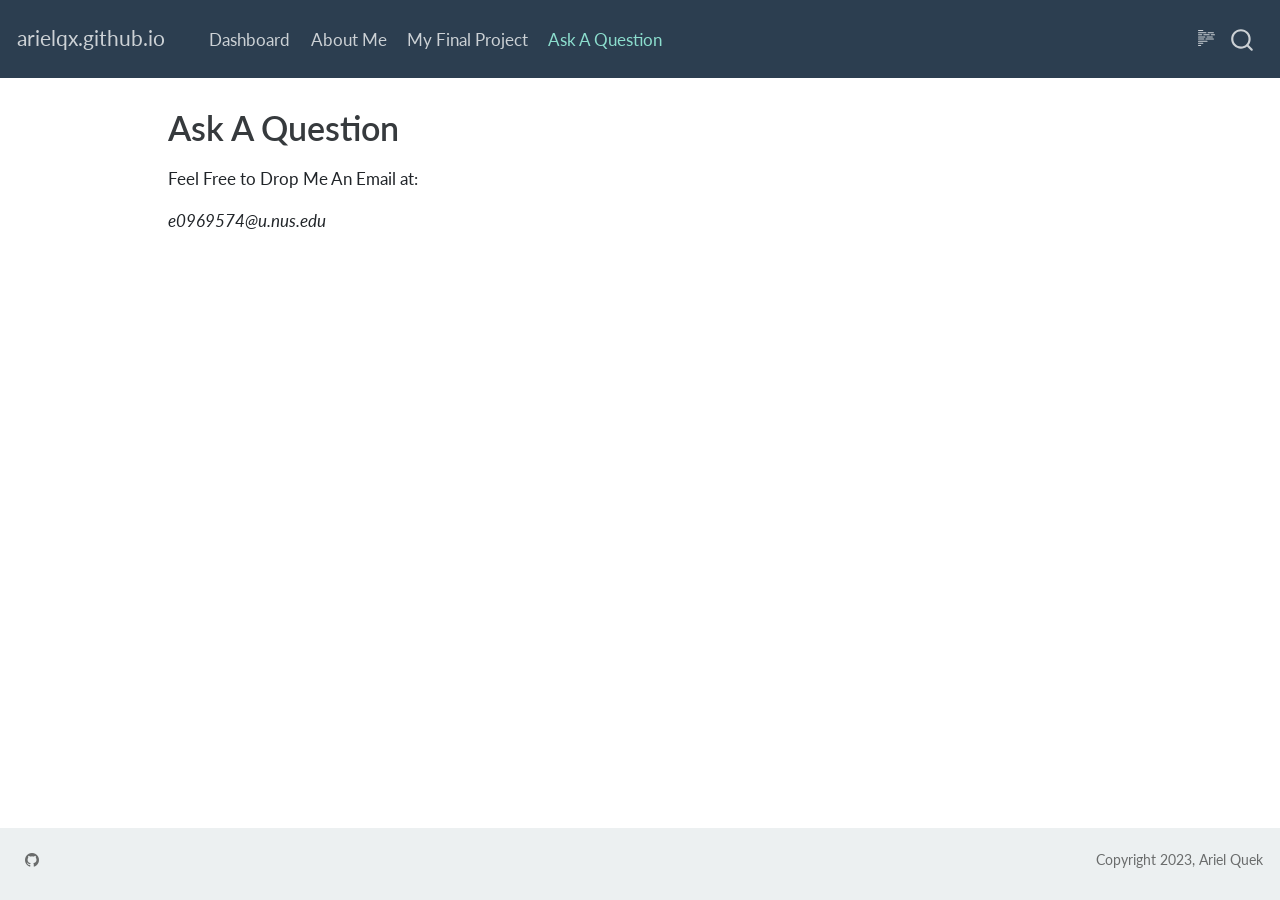
<file: _site/question.html>
<!DOCTYPE html>
<html xmlns="http://www.w3.org/1999/xhtml" lang="en" xml:lang="en"><head>

<meta charset="utf-8">
<meta name="generator" content="quarto-1.3.353">

<meta name="viewport" content="width=device-width, initial-scale=1.0, user-scalable=yes">


<title>arielqx.github.io - Ask A Question</title>
<style>
code{white-space: pre-wrap;}
span.smallcaps{font-variant: small-caps;}
div.columns{display: flex; gap: min(4vw, 1.5em);}
div.column{flex: auto; overflow-x: auto;}
div.hanging-indent{margin-left: 1.5em; text-indent: -1.5em;}
ul.task-list{list-style: none;}
ul.task-list li input[type="checkbox"] {
  width: 0.8em;
  margin: 0 0.8em 0.2em -1em; /* quarto-specific, see https://github.com/quarto-dev/quarto-cli/issues/4556 */ 
  vertical-align: middle;
}
</style>


<script src="site_libs/quarto-nav/quarto-nav.js"></script>
<script src="site_libs/quarto-nav/headroom.min.js"></script>
<script src="site_libs/clipboard/clipboard.min.js"></script>
<script src="site_libs/quarto-search/autocomplete.umd.js"></script>
<script src="site_libs/quarto-search/fuse.min.js"></script>
<script src="site_libs/quarto-search/quarto-search.js"></script>
<meta name="quarto:offset" content="./">
<script src="site_libs/quarto-html/quarto.js"></script>
<script src="site_libs/quarto-html/popper.min.js"></script>
<script src="site_libs/quarto-html/tippy.umd.min.js"></script>
<script src="site_libs/quarto-html/anchor.min.js"></script>
<link href="site_libs/quarto-html/tippy.css" rel="stylesheet">
<link href="site_libs/quarto-html/quarto-syntax-highlighting.css" rel="stylesheet" id="quarto-text-highlighting-styles">
<script src="site_libs/bootstrap/bootstrap.min.js"></script>
<link href="site_libs/bootstrap/bootstrap-icons.css" rel="stylesheet">
<link href="site_libs/bootstrap/bootstrap.min.css" rel="stylesheet" id="quarto-bootstrap" data-mode="light">
<script id="quarto-search-options" type="application/json">{
  "location": "navbar",
  "copy-button": false,
  "collapse-after": 3,
  "panel-placement": "end",
  "type": "overlay",
  "limit": 20,
  "language": {
    "search-no-results-text": "No results",
    "search-matching-documents-text": "matching documents",
    "search-copy-link-title": "Copy link to search",
    "search-hide-matches-text": "Hide additional matches",
    "search-more-match-text": "more match in this document",
    "search-more-matches-text": "more matches in this document",
    "search-clear-button-title": "Clear",
    "search-detached-cancel-button-title": "Cancel",
    "search-submit-button-title": "Submit"
  }
}</script>
<script async="" src="https://hypothes.is/embed.js"></script>


<link rel="stylesheet" href="styles.css">
</head>

<body class="nav-fixed">

<div id="quarto-search-results"></div>
  <header id="quarto-header" class="headroom fixed-top">
    <nav class="navbar navbar-expand-lg navbar-dark ">
      <div class="navbar-container container-fluid">
      <div class="navbar-brand-container">
    <a class="navbar-brand" href="./index.html">
    <span class="navbar-title">arielqx.github.io</span>
    </a>
  </div>
            <div id="quarto-search" class="" title="Search"></div>
          <button class="navbar-toggler" type="button" data-bs-toggle="collapse" data-bs-target="#navbarCollapse" aria-controls="navbarCollapse" aria-expanded="false" aria-label="Toggle navigation" onclick="if (window.quartoToggleHeadroom) { window.quartoToggleHeadroom(); }">
  <span class="navbar-toggler-icon"></span>
</button>
          <div class="collapse navbar-collapse" id="navbarCollapse">
            <ul class="navbar-nav navbar-nav-scroll me-auto">
  <li class="nav-item">
    <a class="nav-link" href="./index.html" rel="" target="">
 <span class="menu-text">Dashboard</span></a>
  </li>  
  <li class="nav-item">
    <a class="nav-link" href="./about.html" rel="" target="">
 <span class="menu-text">About Me</span></a>
  </li>  
  <li class="nav-item">
    <a class="nav-link" href="./project.html" rel="" target="">
 <span class="menu-text">My Final Project</span></a>
  </li>  
  <li class="nav-item">
    <a class="nav-link active" href="./question.html" rel="" target="" aria-current="page">
 <span class="menu-text">Ask A Question</span></a>
  </li>  
</ul>
            <div class="quarto-navbar-tools ms-auto">
  <a href="" class="quarto-reader-toggle quarto-navigation-tool px-1" onclick="window.quartoToggleReader(); return false;" title="Toggle reader mode">
  <div class="quarto-reader-toggle-btn">
  <i class="bi"></i>
  </div>
</a>
</div>
          </div> <!-- /navcollapse -->
      </div> <!-- /container-fluid -->
    </nav>
</header>
<!-- content -->
<div id="quarto-content" class="quarto-container page-columns page-rows-contents page-layout-article page-navbar">
<!-- sidebar -->
<!-- margin-sidebar -->
    <div id="quarto-margin-sidebar" class="sidebar margin-sidebar">
        
    </div>
<!-- main -->
<main class="content" id="quarto-document-content">

<header id="title-block-header" class="quarto-title-block default">
<div class="quarto-title">
<h1 class="title">Ask A Question</h1>
</div>



<div class="quarto-title-meta">

    
  
    
  </div>
  

</header>

<p>Feel Free to Drop Me An Email at:</p>
<p><em>e0969574@u.nus.edu</em></p>



<a onclick="window.scrollTo(0, 0); return false;" role="button" id="quarto-back-to-top"><i class="bi bi-arrow-up"></i> Back to top</a></main> <!-- /main -->
<script id="quarto-html-after-body" type="application/javascript">
window.document.addEventListener("DOMContentLoaded", function (event) {
  const toggleBodyColorMode = (bsSheetEl) => {
    const mode = bsSheetEl.getAttribute("data-mode");
    const bodyEl = window.document.querySelector("body");
    if (mode === "dark") {
      bodyEl.classList.add("quarto-dark");
      bodyEl.classList.remove("quarto-light");
    } else {
      bodyEl.classList.add("quarto-light");
      bodyEl.classList.remove("quarto-dark");
    }
  }
  const toggleBodyColorPrimary = () => {
    const bsSheetEl = window.document.querySelector("link#quarto-bootstrap");
    if (bsSheetEl) {
      toggleBodyColorMode(bsSheetEl);
    }
  }
  toggleBodyColorPrimary();  
  const icon = "";
  const anchorJS = new window.AnchorJS();
  anchorJS.options = {
    placement: 'right',
    icon: icon
  };
  anchorJS.add('.anchored');
  const isCodeAnnotation = (el) => {
    for (const clz of el.classList) {
      if (clz.startsWith('code-annotation-')) {                     
        return true;
      }
    }
    return false;
  }
  const clipboard = new window.ClipboardJS('.code-copy-button', {
    text: function(trigger) {
      const codeEl = trigger.previousElementSibling.cloneNode(true);
      for (const childEl of codeEl.children) {
        if (isCodeAnnotation(childEl)) {
          childEl.remove();
        }
      }
      return codeEl.innerText;
    }
  });
  clipboard.on('success', function(e) {
    // button target
    const button = e.trigger;
    // don't keep focus
    button.blur();
    // flash "checked"
    button.classList.add('code-copy-button-checked');
    var currentTitle = button.getAttribute("title");
    button.setAttribute("title", "Copied!");
    let tooltip;
    if (window.bootstrap) {
      button.setAttribute("data-bs-toggle", "tooltip");
      button.setAttribute("data-bs-placement", "left");
      button.setAttribute("data-bs-title", "Copied!");
      tooltip = new bootstrap.Tooltip(button, 
        { trigger: "manual", 
          customClass: "code-copy-button-tooltip",
          offset: [0, -8]});
      tooltip.show();    
    }
    setTimeout(function() {
      if (tooltip) {
        tooltip.hide();
        button.removeAttribute("data-bs-title");
        button.removeAttribute("data-bs-toggle");
        button.removeAttribute("data-bs-placement");
      }
      button.setAttribute("title", currentTitle);
      button.classList.remove('code-copy-button-checked');
    }, 1000);
    // clear code selection
    e.clearSelection();
  });
  function tippyHover(el, contentFn) {
    const config = {
      allowHTML: true,
      content: contentFn,
      maxWidth: 500,
      delay: 100,
      arrow: false,
      appendTo: function(el) {
          return el.parentElement;
      },
      interactive: true,
      interactiveBorder: 10,
      theme: 'quarto',
      placement: 'bottom-start'
    };
    window.tippy(el, config); 
  }
  const noterefs = window.document.querySelectorAll('a[role="doc-noteref"]');
  for (var i=0; i<noterefs.length; i++) {
    const ref = noterefs[i];
    tippyHover(ref, function() {
      // use id or data attribute instead here
      let href = ref.getAttribute('data-footnote-href') || ref.getAttribute('href');
      try { href = new URL(href).hash; } catch {}
      const id = href.replace(/^#\/?/, "");
      const note = window.document.getElementById(id);
      return note.innerHTML;
    });
  }
      let selectedAnnoteEl;
      const selectorForAnnotation = ( cell, annotation) => {
        let cellAttr = 'data-code-cell="' + cell + '"';
        let lineAttr = 'data-code-annotation="' +  annotation + '"';
        const selector = 'span[' + cellAttr + '][' + lineAttr + ']';
        return selector;
      }
      const selectCodeLines = (annoteEl) => {
        const doc = window.document;
        const targetCell = annoteEl.getAttribute("data-target-cell");
        const targetAnnotation = annoteEl.getAttribute("data-target-annotation");
        const annoteSpan = window.document.querySelector(selectorForAnnotation(targetCell, targetAnnotation));
        const lines = annoteSpan.getAttribute("data-code-lines").split(",");
        const lineIds = lines.map((line) => {
          return targetCell + "-" + line;
        })
        let top = null;
        let height = null;
        let parent = null;
        if (lineIds.length > 0) {
            //compute the position of the single el (top and bottom and make a div)
            const el = window.document.getElementById(lineIds[0]);
            top = el.offsetTop;
            height = el.offsetHeight;
            parent = el.parentElement.parentElement;
          if (lineIds.length > 1) {
            const lastEl = window.document.getElementById(lineIds[lineIds.length - 1]);
            const bottom = lastEl.offsetTop + lastEl.offsetHeight;
            height = bottom - top;
          }
          if (top !== null && height !== null && parent !== null) {
            // cook up a div (if necessary) and position it 
            let div = window.document.getElementById("code-annotation-line-highlight");
            if (div === null) {
              div = window.document.createElement("div");
              div.setAttribute("id", "code-annotation-line-highlight");
              div.style.position = 'absolute';
              parent.appendChild(div);
            }
            div.style.top = top - 2 + "px";
            div.style.height = height + 4 + "px";
            let gutterDiv = window.document.getElementById("code-annotation-line-highlight-gutter");
            if (gutterDiv === null) {
              gutterDiv = window.document.createElement("div");
              gutterDiv.setAttribute("id", "code-annotation-line-highlight-gutter");
              gutterDiv.style.position = 'absolute';
              const codeCell = window.document.getElementById(targetCell);
              const gutter = codeCell.querySelector('.code-annotation-gutter');
              gutter.appendChild(gutterDiv);
            }
            gutterDiv.style.top = top - 2 + "px";
            gutterDiv.style.height = height + 4 + "px";
          }
          selectedAnnoteEl = annoteEl;
        }
      };
      const unselectCodeLines = () => {
        const elementsIds = ["code-annotation-line-highlight", "code-annotation-line-highlight-gutter"];
        elementsIds.forEach((elId) => {
          const div = window.document.getElementById(elId);
          if (div) {
            div.remove();
          }
        });
        selectedAnnoteEl = undefined;
      };
      // Attach click handler to the DT
      const annoteDls = window.document.querySelectorAll('dt[data-target-cell]');
      for (const annoteDlNode of annoteDls) {
        annoteDlNode.addEventListener('click', (event) => {
          const clickedEl = event.target;
          if (clickedEl !== selectedAnnoteEl) {
            unselectCodeLines();
            const activeEl = window.document.querySelector('dt[data-target-cell].code-annotation-active');
            if (activeEl) {
              activeEl.classList.remove('code-annotation-active');
            }
            selectCodeLines(clickedEl);
            clickedEl.classList.add('code-annotation-active');
          } else {
            // Unselect the line
            unselectCodeLines();
            clickedEl.classList.remove('code-annotation-active');
          }
        });
      }
  const findCites = (el) => {
    const parentEl = el.parentElement;
    if (parentEl) {
      const cites = parentEl.dataset.cites;
      if (cites) {
        return {
          el,
          cites: cites.split(' ')
        };
      } else {
        return findCites(el.parentElement)
      }
    } else {
      return undefined;
    }
  };
  var bibliorefs = window.document.querySelectorAll('a[role="doc-biblioref"]');
  for (var i=0; i<bibliorefs.length; i++) {
    const ref = bibliorefs[i];
    const citeInfo = findCites(ref);
    if (citeInfo) {
      tippyHover(citeInfo.el, function() {
        var popup = window.document.createElement('div');
        citeInfo.cites.forEach(function(cite) {
          var citeDiv = window.document.createElement('div');
          citeDiv.classList.add('hanging-indent');
          citeDiv.classList.add('csl-entry');
          var biblioDiv = window.document.getElementById('ref-' + cite);
          if (biblioDiv) {
            citeDiv.innerHTML = biblioDiv.innerHTML;
          }
          popup.appendChild(citeDiv);
        });
        return popup.innerHTML;
      });
    }
  }
});
</script>
</div> <!-- /content -->
<footer class="footer">
  <div class="nav-footer">
    <div class="nav-footer-left">
      <ul class="footer-items list-unstyled">
    <li class="nav-item compact">
    <a class="nav-link" href="https://github.com/arielqx/Github-Folder.git">
      <i class="bi bi-github" role="img">
</i> 
    </a>
  </li>  
</ul>
    </div>   
    <div class="nav-footer-center">
      &nbsp;
    </div>
    <div class="nav-footer-right">Copyright 2023, Ariel Quek</div>
  </div>
</footer>



</body></html>
</file>
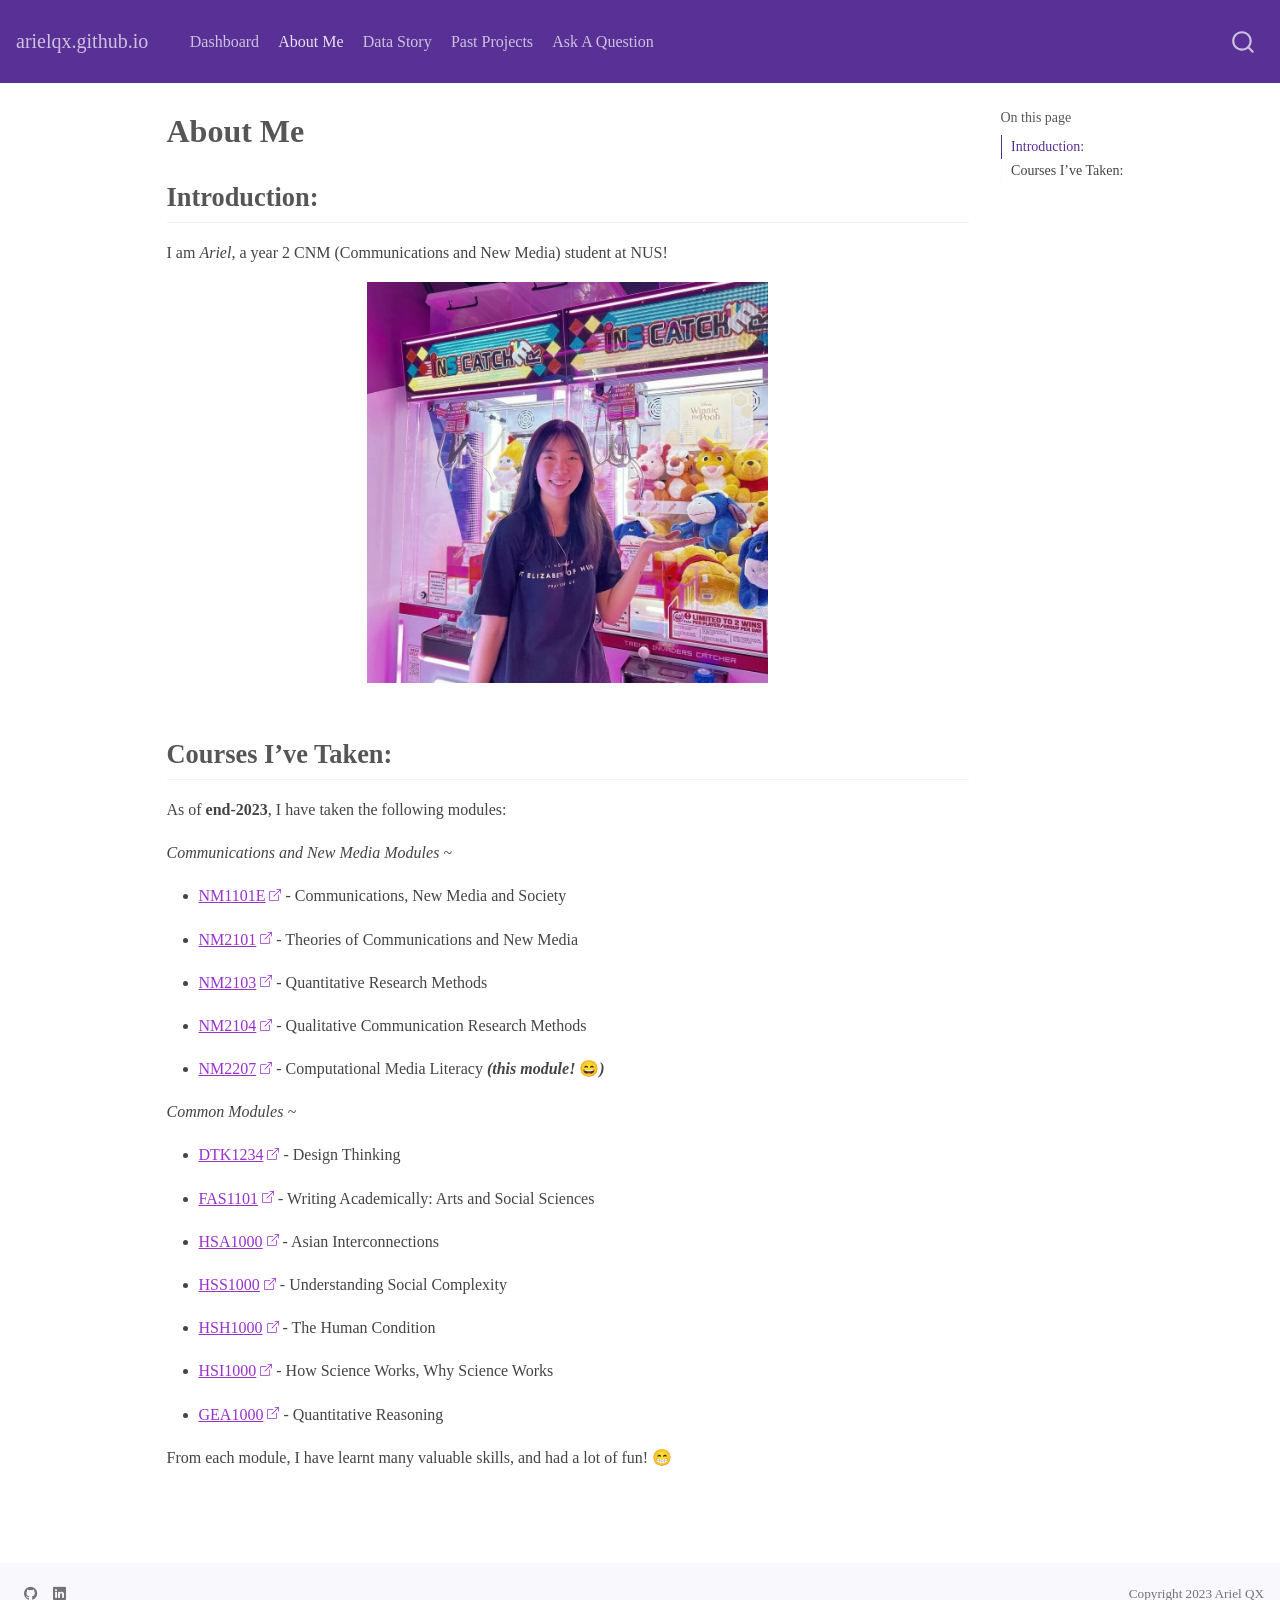
<file: docs/about.html>
<!DOCTYPE html>
<html xmlns="http://www.w3.org/1999/xhtml" lang="en" xml:lang="en"><head>

<meta charset="utf-8">
<meta name="generator" content="quarto-1.3.353">

<meta name="viewport" content="width=device-width, initial-scale=1.0, user-scalable=yes">


<title>arielqx.github.io - About Me</title>
<style>
code{white-space: pre-wrap;}
span.smallcaps{font-variant: small-caps;}
div.columns{display: flex; gap: min(4vw, 1.5em);}
div.column{flex: auto; overflow-x: auto;}
div.hanging-indent{margin-left: 1.5em; text-indent: -1.5em;}
ul.task-list{list-style: none;}
ul.task-list li input[type="checkbox"] {
  width: 0.8em;
  margin: 0 0.8em 0.2em -1em; /* quarto-specific, see https://github.com/quarto-dev/quarto-cli/issues/4556 */ 
  vertical-align: middle;
}
</style>


<script src="site_libs/quarto-nav/quarto-nav.js"></script>
<script src="site_libs/quarto-nav/headroom.min.js"></script>
<script src="site_libs/clipboard/clipboard.min.js"></script>
<script src="site_libs/quarto-search/autocomplete.umd.js"></script>
<script src="site_libs/quarto-search/fuse.min.js"></script>
<script src="site_libs/quarto-search/quarto-search.js"></script>
<meta name="quarto:offset" content="./">
<script src="site_libs/quarto-html/quarto.js"></script>
<script src="site_libs/quarto-html/popper.min.js"></script>
<script src="site_libs/quarto-html/tippy.umd.min.js"></script>
<script src="site_libs/quarto-html/anchor.min.js"></script>
<link href="site_libs/quarto-html/tippy.css" rel="stylesheet">
<link href="site_libs/quarto-html/quarto-syntax-highlighting.css" rel="stylesheet" id="quarto-text-highlighting-styles">
<script src="site_libs/bootstrap/bootstrap.min.js"></script>
<link href="site_libs/bootstrap/bootstrap-icons.css" rel="stylesheet">
<link href="site_libs/bootstrap/bootstrap.min.css" rel="stylesheet" id="quarto-bootstrap" data-mode="light">
<script id="quarto-search-options" type="application/json">{
  "location": "navbar",
  "copy-button": false,
  "collapse-after": 3,
  "panel-placement": "end",
  "type": "overlay",
  "limit": 20,
  "language": {
    "search-no-results-text": "No results",
    "search-matching-documents-text": "matching documents",
    "search-copy-link-title": "Copy link to search",
    "search-hide-matches-text": "Hide additional matches",
    "search-more-match-text": "more match in this document",
    "search-more-matches-text": "more matches in this document",
    "search-clear-button-title": "Clear",
    "search-detached-cancel-button-title": "Cancel",
    "search-submit-button-title": "Submit"
  }
}</script>


<link rel="stylesheet" href="styles.css">
</head>

<body class="nav-fixed">

<div id="quarto-search-results"></div>
  <header id="quarto-header" class="headroom fixed-top">
    <nav class="navbar navbar-expand-lg navbar-dark ">
      <div class="navbar-container container-fluid">
      <div class="navbar-brand-container">
    <a class="navbar-brand" href="./index.html">
    <span class="navbar-title">arielqx.github.io</span>
    </a>
  </div>
            <div id="quarto-search" class="" title="Search"></div>
          <button class="navbar-toggler" type="button" data-bs-toggle="collapse" data-bs-target="#navbarCollapse" aria-controls="navbarCollapse" aria-expanded="false" aria-label="Toggle navigation" onclick="if (window.quartoToggleHeadroom) { window.quartoToggleHeadroom(); }">
  <span class="navbar-toggler-icon"></span>
</button>
          <div class="collapse navbar-collapse" id="navbarCollapse">
            <ul class="navbar-nav navbar-nav-scroll me-auto">
  <li class="nav-item">
    <a class="nav-link" href="./index.html" rel="" target="">
 <span class="menu-text">Dashboard</span></a>
  </li>  
  <li class="nav-item">
    <a class="nav-link active" href="./about.html" rel="" target="" aria-current="page">
 <span class="menu-text">About Me</span></a>
  </li>  
  <li class="nav-item">
    <a class="nav-link" href="./project.html" rel="" target="">
 <span class="menu-text">Data Story</span></a>
  </li>  
  <li class="nav-item">
    <a class="nav-link" href="./past projects.html" rel="" target="">
 <span class="menu-text">Past Projects</span></a>
  </li>  
  <li class="nav-item">
    <a class="nav-link" href="./question.html" rel="" target="">
 <span class="menu-text">Ask A Question</span></a>
  </li>  
</ul>
            <div class="quarto-navbar-tools ms-auto">
</div>
          </div> <!-- /navcollapse -->
      </div> <!-- /container-fluid -->
    </nav>
</header>
<!-- content -->
<div id="quarto-content" class="quarto-container page-columns page-rows-contents page-layout-article page-navbar">
<!-- sidebar -->
<!-- margin-sidebar -->
    <div id="quarto-margin-sidebar" class="sidebar margin-sidebar">
        <nav id="TOC" role="doc-toc" class="toc-active">
    <h2 id="toc-title">On this page</h2>
   
  <ul>
  <li><a href="#introduction" id="toc-introduction" class="nav-link active" data-scroll-target="#introduction"><strong>Introduction:</strong></a></li>
  <li><a href="#courses-ive-taken" id="toc-courses-ive-taken" class="nav-link" data-scroll-target="#courses-ive-taken"><strong>Courses I’ve Taken:</strong></a></li>
  </ul>
</nav>
    </div>
<!-- main -->
<main class="content" id="quarto-document-content">

<header id="title-block-header" class="quarto-title-block default">
<div class="quarto-title">
<h1 class="title">About Me</h1>
</div>



<div class="quarto-title-meta">

    
  
    
  </div>
  

</header>

<section id="introduction" class="level2">
<h2 class="anchored" data-anchor-id="introduction"><strong>Introduction:</strong></h2>
<p>I am <em>Ariel</em>, a year 2 CNM (Communications and New Media) student at NUS!</p>
<div class="cell" data-layout-align="center">
<div class="cell-output-display">
<div class="quarto-figure quarto-figure-center">
<figure class="figure">
<p><img src="about.jpg" class="img-fluid figure-img" style="width:50.0%"></p>
</figure>
</div>
</div>
</div>
</section>
<section id="courses-ive-taken" class="level2">
<h2 class="anchored" data-anchor-id="courses-ive-taken"><strong>Courses I’ve Taken:</strong></h2>
<p>As of <strong>end-2023</strong>, I have taken the following modules:</p>
<p><em>Communications and New Media Modules</em> ~</p>
<ul>
<li><p><a href="https://nusmods.com/courses/NM1101E/communications-new-media-and-society">NM1101E</a> - Communications, New Media and Society</p></li>
<li><p><a href="https://nusmods.com/courses/NM2101/theories-of-communications-and-new-media">NM2101</a> - Theories of Communications and New Media</p></li>
<li><p><a href="https://nusmods.com/courses/NM2103/quantitative-research-methods">NM2103</a> - Quantitative Research Methods</p></li>
<li><p><a href="https://nusmods.com/courses/NM2104/qualitative-communication-research-methods">NM2104</a> - Qualitative Communication Research Methods</p></li>
<li><p><a href="https://nusmods.com/courses/NM2207/computational-media-literacy">NM2207</a> - Computational Media Literacy <strong><em>(this module!</em></strong> 😄<strong><em>)</em></strong></p></li>
</ul>
<p><em>Common Modules ~</em></p>
<ul>
<li><p><a href="https://nusmods.com/courses/DTK1234/design-thinking">DTK1234</a> - Design Thinking</p></li>
<li><p><a href="https://nusmods.com/courses/FAS1101/writing-academically-arts-and-social-sciences">FAS1101</a> - Writing Academically: Arts and Social Sciences</p></li>
<li><p><a href="https://nusmods.com/courses/HSA1000/asian-interconnections">HSA1000</a> - Asian Interconnections</p></li>
<li><p><a href="https://nusmods.com/courses/HSS1000/understanding-social-complexity">HSS1000</a> - Understanding Social Complexity</p></li>
<li><p><a href="https://nusmods.com/courses/HSH1000/the-human-condition">HSH1000</a> - The Human Condition</p></li>
<li><p><a href="https://nusmods.com/courses/HSI1000/how-science-works-why-science-works">HSI1000</a> - How Science Works, Why Science Works</p></li>
<li><p><a href="https://nusmods.com/courses/GEA1000/quantitative-reasoning-with-data">GEA1000</a> - Quantitative Reasoning</p></li>
</ul>
<p>From each module, I have learnt many valuable skills, and had a lot of fun! 😁</p>


</section>

<a onclick="window.scrollTo(0, 0); return false;" role="button" id="quarto-back-to-top"><i class="bi bi-arrow-up"></i> Back to top</a></main> <!-- /main -->
<script id="quarto-html-after-body" type="application/javascript">
window.document.addEventListener("DOMContentLoaded", function (event) {
  const toggleBodyColorMode = (bsSheetEl) => {
    const mode = bsSheetEl.getAttribute("data-mode");
    const bodyEl = window.document.querySelector("body");
    if (mode === "dark") {
      bodyEl.classList.add("quarto-dark");
      bodyEl.classList.remove("quarto-light");
    } else {
      bodyEl.classList.add("quarto-light");
      bodyEl.classList.remove("quarto-dark");
    }
  }
  const toggleBodyColorPrimary = () => {
    const bsSheetEl = window.document.querySelector("link#quarto-bootstrap");
    if (bsSheetEl) {
      toggleBodyColorMode(bsSheetEl);
    }
  }
  toggleBodyColorPrimary();  
  const icon = "";
  const anchorJS = new window.AnchorJS();
  anchorJS.options = {
    placement: 'right',
    icon: icon
  };
  anchorJS.add('.anchored');
  const isCodeAnnotation = (el) => {
    for (const clz of el.classList) {
      if (clz.startsWith('code-annotation-')) {                     
        return true;
      }
    }
    return false;
  }
  const clipboard = new window.ClipboardJS('.code-copy-button', {
    text: function(trigger) {
      const codeEl = trigger.previousElementSibling.cloneNode(true);
      for (const childEl of codeEl.children) {
        if (isCodeAnnotation(childEl)) {
          childEl.remove();
        }
      }
      return codeEl.innerText;
    }
  });
  clipboard.on('success', function(e) {
    // button target
    const button = e.trigger;
    // don't keep focus
    button.blur();
    // flash "checked"
    button.classList.add('code-copy-button-checked');
    var currentTitle = button.getAttribute("title");
    button.setAttribute("title", "Copied!");
    let tooltip;
    if (window.bootstrap) {
      button.setAttribute("data-bs-toggle", "tooltip");
      button.setAttribute("data-bs-placement", "left");
      button.setAttribute("data-bs-title", "Copied!");
      tooltip = new bootstrap.Tooltip(button, 
        { trigger: "manual", 
          customClass: "code-copy-button-tooltip",
          offset: [0, -8]});
      tooltip.show();    
    }
    setTimeout(function() {
      if (tooltip) {
        tooltip.hide();
        button.removeAttribute("data-bs-title");
        button.removeAttribute("data-bs-toggle");
        button.removeAttribute("data-bs-placement");
      }
      button.setAttribute("title", currentTitle);
      button.classList.remove('code-copy-button-checked');
    }, 1000);
    // clear code selection
    e.clearSelection();
  });
  function tippyHover(el, contentFn) {
    const config = {
      allowHTML: true,
      content: contentFn,
      maxWidth: 500,
      delay: 100,
      arrow: false,
      appendTo: function(el) {
          return el.parentElement;
      },
      interactive: true,
      interactiveBorder: 10,
      theme: 'quarto',
      placement: 'bottom-start'
    };
    window.tippy(el, config); 
  }
  const noterefs = window.document.querySelectorAll('a[role="doc-noteref"]');
  for (var i=0; i<noterefs.length; i++) {
    const ref = noterefs[i];
    tippyHover(ref, function() {
      // use id or data attribute instead here
      let href = ref.getAttribute('data-footnote-href') || ref.getAttribute('href');
      try { href = new URL(href).hash; } catch {}
      const id = href.replace(/^#\/?/, "");
      const note = window.document.getElementById(id);
      return note.innerHTML;
    });
  }
      let selectedAnnoteEl;
      const selectorForAnnotation = ( cell, annotation) => {
        let cellAttr = 'data-code-cell="' + cell + '"';
        let lineAttr = 'data-code-annotation="' +  annotation + '"';
        const selector = 'span[' + cellAttr + '][' + lineAttr + ']';
        return selector;
      }
      const selectCodeLines = (annoteEl) => {
        const doc = window.document;
        const targetCell = annoteEl.getAttribute("data-target-cell");
        const targetAnnotation = annoteEl.getAttribute("data-target-annotation");
        const annoteSpan = window.document.querySelector(selectorForAnnotation(targetCell, targetAnnotation));
        const lines = annoteSpan.getAttribute("data-code-lines").split(",");
        const lineIds = lines.map((line) => {
          return targetCell + "-" + line;
        })
        let top = null;
        let height = null;
        let parent = null;
        if (lineIds.length > 0) {
            //compute the position of the single el (top and bottom and make a div)
            const el = window.document.getElementById(lineIds[0]);
            top = el.offsetTop;
            height = el.offsetHeight;
            parent = el.parentElement.parentElement;
          if (lineIds.length > 1) {
            const lastEl = window.document.getElementById(lineIds[lineIds.length - 1]);
            const bottom = lastEl.offsetTop + lastEl.offsetHeight;
            height = bottom - top;
          }
          if (top !== null && height !== null && parent !== null) {
            // cook up a div (if necessary) and position it 
            let div = window.document.getElementById("code-annotation-line-highlight");
            if (div === null) {
              div = window.document.createElement("div");
              div.setAttribute("id", "code-annotation-line-highlight");
              div.style.position = 'absolute';
              parent.appendChild(div);
            }
            div.style.top = top - 2 + "px";
            div.style.height = height + 4 + "px";
            let gutterDiv = window.document.getElementById("code-annotation-line-highlight-gutter");
            if (gutterDiv === null) {
              gutterDiv = window.document.createElement("div");
              gutterDiv.setAttribute("id", "code-annotation-line-highlight-gutter");
              gutterDiv.style.position = 'absolute';
              const codeCell = window.document.getElementById(targetCell);
              const gutter = codeCell.querySelector('.code-annotation-gutter');
              gutter.appendChild(gutterDiv);
            }
            gutterDiv.style.top = top - 2 + "px";
            gutterDiv.style.height = height + 4 + "px";
          }
          selectedAnnoteEl = annoteEl;
        }
      };
      const unselectCodeLines = () => {
        const elementsIds = ["code-annotation-line-highlight", "code-annotation-line-highlight-gutter"];
        elementsIds.forEach((elId) => {
          const div = window.document.getElementById(elId);
          if (div) {
            div.remove();
          }
        });
        selectedAnnoteEl = undefined;
      };
      // Attach click handler to the DT
      const annoteDls = window.document.querySelectorAll('dt[data-target-cell]');
      for (const annoteDlNode of annoteDls) {
        annoteDlNode.addEventListener('click', (event) => {
          const clickedEl = event.target;
          if (clickedEl !== selectedAnnoteEl) {
            unselectCodeLines();
            const activeEl = window.document.querySelector('dt[data-target-cell].code-annotation-active');
            if (activeEl) {
              activeEl.classList.remove('code-annotation-active');
            }
            selectCodeLines(clickedEl);
            clickedEl.classList.add('code-annotation-active');
          } else {
            // Unselect the line
            unselectCodeLines();
            clickedEl.classList.remove('code-annotation-active');
          }
        });
      }
  const findCites = (el) => {
    const parentEl = el.parentElement;
    if (parentEl) {
      const cites = parentEl.dataset.cites;
      if (cites) {
        return {
          el,
          cites: cites.split(' ')
        };
      } else {
        return findCites(el.parentElement)
      }
    } else {
      return undefined;
    }
  };
  var bibliorefs = window.document.querySelectorAll('a[role="doc-biblioref"]');
  for (var i=0; i<bibliorefs.length; i++) {
    const ref = bibliorefs[i];
    const citeInfo = findCites(ref);
    if (citeInfo) {
      tippyHover(citeInfo.el, function() {
        var popup = window.document.createElement('div');
        citeInfo.cites.forEach(function(cite) {
          var citeDiv = window.document.createElement('div');
          citeDiv.classList.add('hanging-indent');
          citeDiv.classList.add('csl-entry');
          var biblioDiv = window.document.getElementById('ref-' + cite);
          if (biblioDiv) {
            citeDiv.innerHTML = biblioDiv.innerHTML;
          }
          popup.appendChild(citeDiv);
        });
        return popup.innerHTML;
      });
    }
  }
    var localhostRegex = new RegExp(/^(?:http|https):\/\/localhost\:?[0-9]*\//);
      var filterRegex = new RegExp("^(?:http:|https:)\/\/www\.quarto\.org\/custom");
    var isInternal = (href) => {
        return filterRegex.test(href) || localhostRegex.test(href);
    }
    // Inspect non-navigation links and adorn them if external
 	var links = window.document.querySelectorAll('a[href]:not(.nav-link):not(.navbar-brand):not(.toc-action):not(.sidebar-link):not(.sidebar-item-toggle):not(.pagination-link):not(.no-external):not([aria-hidden]):not(.dropdown-item)');
    for (var i=0; i<links.length; i++) {
      const link = links[i];
      if (!isInternal(link.href)) {
          // target, if specified
          link.setAttribute("target", "_blank");
          // default icon
          link.classList.add("external");
      }
    }
});
</script>
</div> <!-- /content -->
<footer class="footer">
  <div class="nav-footer">
    <div class="nav-footer-left">
      <ul class="footer-items list-unstyled">
    <li class="nav-item compact">
    <a class="nav-link" href="https://github.com/arielqx/">
      <i class="bi bi-github" role="img">
</i> 
    </a>
  </li>  
    <li class="nav-item compact">
    <a class="nav-link" href="./linkedin.com/in/ariel-qx-883305259">
      <i class="bi bi-linkedin" role="img">
</i> 
    </a>
  </li>  
</ul>
    </div>   
    <div class="nav-footer-center">
      &nbsp;
    </div>
    <div class="nav-footer-right">Copyright 2023 Ariel QX</div>
  </div>
</footer>



</body></html>
</file>
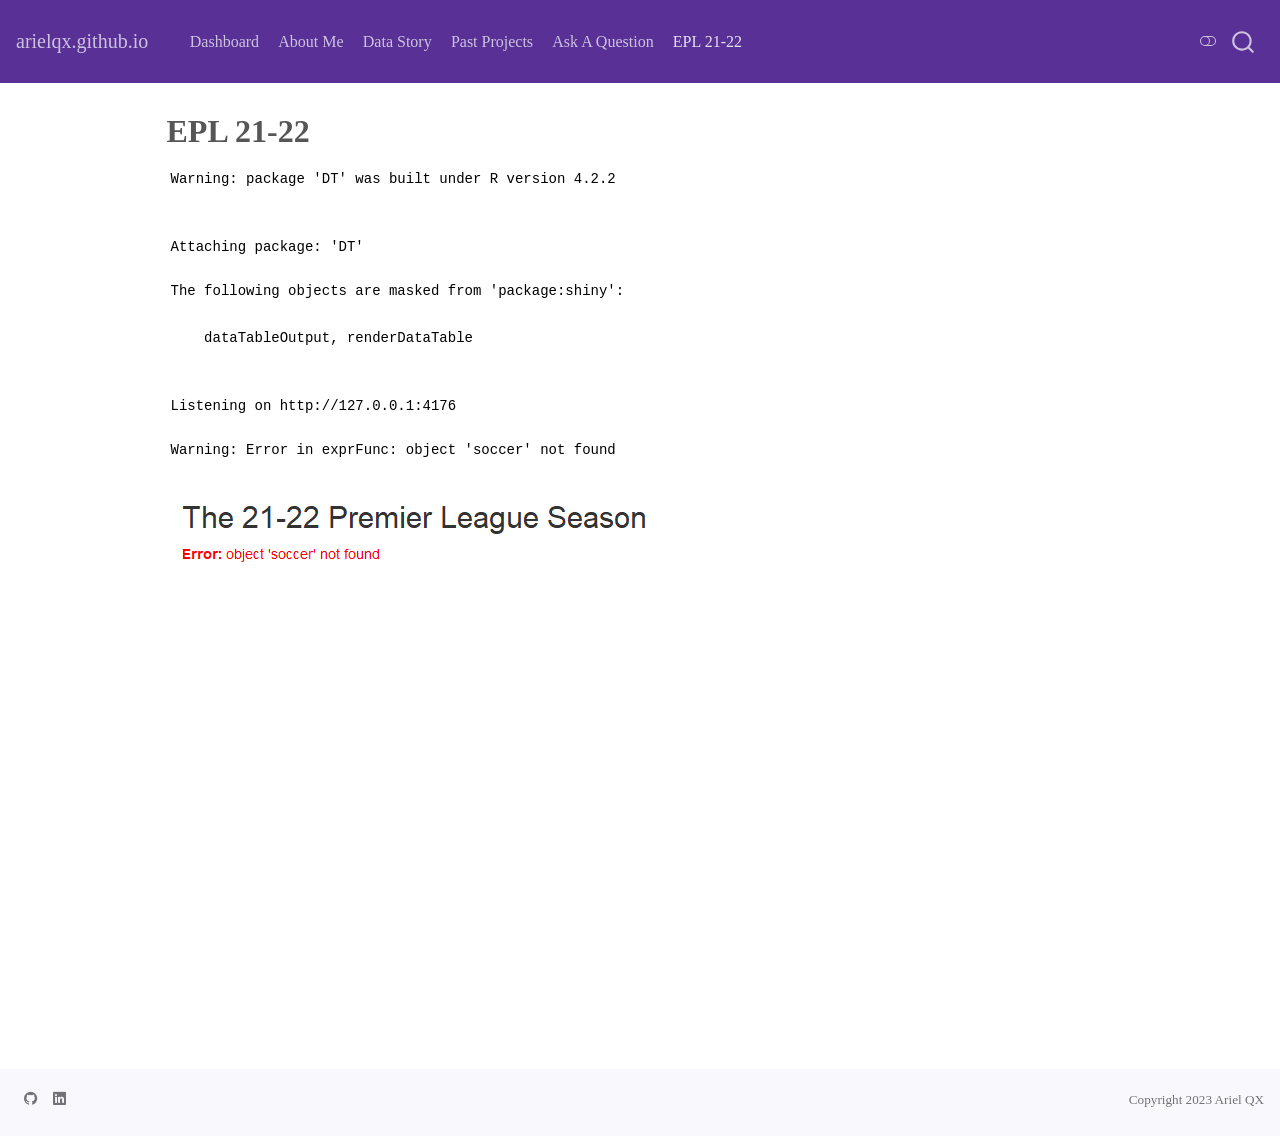
<file: docs/app2.html>
<!DOCTYPE html>
<html xmlns="http://www.w3.org/1999/xhtml" lang="en" xml:lang="en"><head>

<meta charset="utf-8">
<meta name="generator" content="quarto-1.3.353">

<meta name="viewport" content="width=device-width, initial-scale=1.0, user-scalable=yes">


<title>arielqx.github.io - EPL 21-22</title>
<style>
code{white-space: pre-wrap;}
span.smallcaps{font-variant: small-caps;}
div.columns{display: flex; gap: min(4vw, 1.5em);}
div.column{flex: auto; overflow-x: auto;}
div.hanging-indent{margin-left: 1.5em; text-indent: -1.5em;}
ul.task-list{list-style: none;}
ul.task-list li input[type="checkbox"] {
  width: 0.8em;
  margin: 0 0.8em 0.2em -1em; /* quarto-specific, see https://github.com/quarto-dev/quarto-cli/issues/4556 */ 
  vertical-align: middle;
}
</style>


<script src="site_libs/quarto-nav/quarto-nav.js"></script>
<script src="site_libs/quarto-nav/headroom.min.js"></script>
<script src="site_libs/clipboard/clipboard.min.js"></script>
<script src="site_libs/quarto-search/autocomplete.umd.js"></script>
<script src="site_libs/quarto-search/fuse.min.js"></script>
<script src="site_libs/quarto-search/quarto-search.js"></script>
<meta name="quarto:offset" content="./">
<script src="site_libs/quarto-html/quarto.js"></script>
<script src="site_libs/quarto-html/popper.min.js"></script>
<script src="site_libs/quarto-html/tippy.umd.min.js"></script>
<script src="site_libs/quarto-html/anchor.min.js"></script>
<link href="site_libs/quarto-html/tippy.css" rel="stylesheet">
<link href="site_libs/quarto-html/quarto-syntax-highlighting.css" rel="stylesheet" class="quarto-color-scheme" id="quarto-text-highlighting-styles">
<link href="site_libs/quarto-html/quarto-syntax-highlighting-dark.css" rel="prefetch" class="quarto-color-scheme quarto-color-alternate" id="quarto-text-highlighting-styles">
<script src="site_libs/bootstrap/bootstrap.min.js"></script>
<link href="site_libs/bootstrap/bootstrap-icons.css" rel="stylesheet">
<link href="site_libs/bootstrap/bootstrap.min.css" rel="stylesheet" class="quarto-color-scheme" id="quarto-bootstrap" data-mode="light">
<link href="site_libs/bootstrap/bootstrap-dark.min.css" rel="prefetch" class="quarto-color-scheme quarto-color-alternate" id="quarto-bootstrap" data-mode="dark">
<script id="quarto-search-options" type="application/json">{
  "location": "navbar",
  "copy-button": false,
  "collapse-after": 3,
  "panel-placement": "end",
  "type": "overlay",
  "limit": 20,
  "language": {
    "search-no-results-text": "No results",
    "search-matching-documents-text": "matching documents",
    "search-copy-link-title": "Copy link to search",
    "search-hide-matches-text": "Hide additional matches",
    "search-more-match-text": "more match in this document",
    "search-more-matches-text": "more matches in this document",
    "search-clear-button-title": "Clear",
    "search-detached-cancel-button-title": "Cancel",
    "search-submit-button-title": "Submit"
  }
}</script>


<link rel="stylesheet" href="styles.css">
</head>

<body class="nav-fixed">

<div id="quarto-search-results"></div>
  <header id="quarto-header" class="headroom fixed-top">
    <nav class="navbar navbar-expand-lg navbar-dark ">
      <div class="navbar-container container-fluid">
      <div class="navbar-brand-container">
    <a class="navbar-brand" href="./index.html">
    <span class="navbar-title">arielqx.github.io</span>
    </a>
  </div>
            <div id="quarto-search" class="" title="Search"></div>
          <button class="navbar-toggler" type="button" data-bs-toggle="collapse" data-bs-target="#navbarCollapse" aria-controls="navbarCollapse" aria-expanded="false" aria-label="Toggle navigation" onclick="if (window.quartoToggleHeadroom) { window.quartoToggleHeadroom(); }">
  <span class="navbar-toggler-icon"></span>
</button>
          <div class="collapse navbar-collapse" id="navbarCollapse">
            <ul class="navbar-nav navbar-nav-scroll me-auto">
  <li class="nav-item">
    <a class="nav-link" href="./index.html" rel="" target="">
 <span class="menu-text">Dashboard</span></a>
  </li>  
  <li class="nav-item">
    <a class="nav-link" href="./about.html" rel="" target="">
 <span class="menu-text">About Me</span></a>
  </li>  
  <li class="nav-item">
    <a class="nav-link" href="./project.html" rel="" target="">
 <span class="menu-text">Data Story</span></a>
  </li>  
  <li class="nav-item">
    <a class="nav-link" href="./past projects.html" rel="" target="">
 <span class="menu-text">Past Projects</span></a>
  </li>  
  <li class="nav-item">
    <a class="nav-link" href="./question.html" rel="" target="">
 <span class="menu-text">Ask A Question</span></a>
  </li>  
  <li class="nav-item">
    <a class="nav-link active" href="./app2.html" rel="" target="" aria-current="page">
 <span class="menu-text">EPL 21-22</span></a>
  </li>  
</ul>
            <div class="quarto-navbar-tools ms-auto">
  <a href="" class="quarto-color-scheme-toggle quarto-navigation-tool  px-1" onclick="window.quartoToggleColorScheme(); return false;" title="Toggle dark mode"><i class="bi"></i></a>
</div>
          </div> <!-- /navcollapse -->
      </div> <!-- /container-fluid -->
    </nav>
</header>
<!-- content -->
<div id="quarto-content" class="quarto-container page-columns page-rows-contents page-layout-article page-navbar">
<!-- sidebar -->
<!-- margin-sidebar -->
    <div id="quarto-margin-sidebar" class="sidebar margin-sidebar">
        
    </div>
<!-- main -->
<main class="content" id="quarto-document-content">

<header id="title-block-header" class="quarto-title-block default">
<div class="quarto-title">
<h1 class="title">EPL 21-22</h1>
</div>



<div class="quarto-title-meta">

    
  
    
  </div>
  

</header>

<div class="cell">
<div class="cell-output cell-output-stderr">
<pre><code>Warning: package 'DT' was built under R version 4.2.2</code></pre>
</div>
<div class="cell-output cell-output-stderr">
<pre><code>
Attaching package: 'DT'</code></pre>
</div>
<div class="cell-output cell-output-stderr">
<pre><code>The following objects are masked from 'package:shiny':

    dataTableOutput, renderDataTable</code></pre>
</div>
<div class="cell-output cell-output-stderr">
<pre><code>
Listening on http://127.0.0.1:4176</code></pre>
</div>
<div class="cell-output cell-output-stderr">
<pre><code>Warning: Error in exprFunc: object 'soccer' not found</code></pre>
</div>
<div class="cell-output-display">
<p><img src="app2_files/figure-html/unnamed-chunk-1-1.png" class="img-fluid" width="672"></p>
</div>
</div>
<p>
<script type="application/shiny-prerendered" data-context="server-extras">
ojs_define <- function(..., .session = shiny::getDefaultReactiveDomain()) {
  quos <- rlang::enquos(...)
  vars <- rlang::list2(...)
  nm <- names(vars)
  if (is.null(nm)) {
    nm <- rep_len("", length(vars))
  }
  mapply(function(q, nm, val) {
    # Infer name, if possible
    if (nm == "") {
      tryCatch({
        nm <- rlang::as_name(q)
      }, error = function(e) {
        code <- paste(collapse = "\n", deparse(rlang::f_rhs(q)))
        stop("ojs_define() could not create a name for the argument: ", code)
      })
    }
    .session$output[[nm]] <- val
    outputOptions(.session$output, nm, suspendWhenHidden = FALSE)
    .session$sendCustomMessage("ojs-export", list(name = nm))
    NULL
  }, quos, nm, vars, SIMPLIFY = FALSE, USE.NAMES = FALSE)
  invisible()
}
</script>
</p>
<!--html_preserve-->
<script type="application/shiny-prerendered" data-context="dependencies">
{"type":"list","attributes":{},"value":[]}
</script>
<!--/html_preserve-->
<!--html_preserve-->

<script type="application/shiny-prerendered" data-context="execution_dependencies">
{"type":"list","attributes":{"names":{"type":"character","attributes":{},"value":["packages"]}},"value":[{"type":"list","attributes":{"names":{"type":"character","attributes":{},"value":["packages","version"]},"class":{"type":"character","attributes":{},"value":["data.frame"]},"row.names":{"type":"integer","attributes":{},"value":[1,2,3,4,5,6,7,8,9,10,11,12,13,14,15,16,17,18,19,20,21,22,23,24,25,26,27,28,29,30,31,32,33,34,35,36,37,38,39,40,41,42,43,44,45]}},"value":[{"type":"character","attributes":{},"value":["base","bslib","cachem","callr","cli","compiler","crayon","crosstalk","datasets","digest","DT","ellipsis","evaluate","fastmap","graphics","grDevices","htmltools","htmlwidgets","httpuv","jquerylib","jsonlite","knitr","later","lifecycle","magrittr","memoise","methods","mime","processx","promises","ps","R6","Rcpp","rlang","rmarkdown","rstudioapi","sass","shiny","stats","tools","utils","webshot","xfun","xtable","yaml"]},{"type":"character","attributes":{},"value":["4.2.0","0.4.2","1.0.6","3.7.3","3.6.0","4.2.0","1.5.2","1.2.0","4.2.0","0.6.31","0.27","0.3.2","0.21","1.1.1","4.2.0","4.2.0","0.5.4","1.6.1","1.6.8","0.1.4","1.8.7","1.43","1.3.0","1.0.3","2.0.3","2.0.1","4.2.0","0.12","3.8.0","1.2.0.1","1.7.2","2.5.1","1.0.10","1.1.1","2.20","0.14","0.4.5","1.7.5","4.2.0","4.2.0","4.2.0","0.5.4","0.40","1.8-4","2.3.7"]}]}]}
</script>
<!--/html_preserve-->



<a onclick="window.scrollTo(0, 0); return false;" role="button" id="quarto-back-to-top"><i class="bi bi-arrow-up"></i> Back to top</a></main> <!-- /main -->
<script id="quarto-html-after-body" type="application/javascript">
window.document.addEventListener("DOMContentLoaded", function (event) {
  const toggleBodyColorMode = (bsSheetEl) => {
    const mode = bsSheetEl.getAttribute("data-mode");
    const bodyEl = window.document.querySelector("body");
    if (mode === "dark") {
      bodyEl.classList.add("quarto-dark");
      bodyEl.classList.remove("quarto-light");
    } else {
      bodyEl.classList.add("quarto-light");
      bodyEl.classList.remove("quarto-dark");
    }
  }
  const toggleBodyColorPrimary = () => {
    const bsSheetEl = window.document.querySelector("link#quarto-bootstrap");
    if (bsSheetEl) {
      toggleBodyColorMode(bsSheetEl);
    }
  }
  toggleBodyColorPrimary();  
  const disableStylesheet = (stylesheets) => {
    for (let i=0; i < stylesheets.length; i++) {
      const stylesheet = stylesheets[i];
      stylesheet.rel = 'prefetch';
    }
  }
  const enableStylesheet = (stylesheets) => {
    for (let i=0; i < stylesheets.length; i++) {
      const stylesheet = stylesheets[i];
      stylesheet.rel = 'stylesheet';
    }
  }
  const manageTransitions = (selector, allowTransitions) => {
    const els = window.document.querySelectorAll(selector);
    for (let i=0; i < els.length; i++) {
      const el = els[i];
      if (allowTransitions) {
        el.classList.remove('notransition');
      } else {
        el.classList.add('notransition');
      }
    }
  }
  const toggleColorMode = (alternate) => {
    // Switch the stylesheets
    const alternateStylesheets = window.document.querySelectorAll('link.quarto-color-scheme.quarto-color-alternate');
    manageTransitions('#quarto-margin-sidebar .nav-link', false);
    if (alternate) {
      enableStylesheet(alternateStylesheets);
      for (const sheetNode of alternateStylesheets) {
        if (sheetNode.id === "quarto-bootstrap") {
          toggleBodyColorMode(sheetNode);
        }
      }
    } else {
      disableStylesheet(alternateStylesheets);
      toggleBodyColorPrimary();
    }
    manageTransitions('#quarto-margin-sidebar .nav-link', true);
    // Switch the toggles
    const toggles = window.document.querySelectorAll('.quarto-color-scheme-toggle');
    for (let i=0; i < toggles.length; i++) {
      const toggle = toggles[i];
      if (toggle) {
        if (alternate) {
          toggle.classList.add("alternate");     
        } else {
          toggle.classList.remove("alternate");
        }
      }
    }
    // Hack to workaround the fact that safari doesn't
    // properly recolor the scrollbar when toggling (#1455)
    if (navigator.userAgent.indexOf('Safari') > 0 && navigator.userAgent.indexOf('Chrome') == -1) {
      manageTransitions("body", false);
      window.scrollTo(0, 1);
      setTimeout(() => {
        window.scrollTo(0, 0);
        manageTransitions("body", true);
      }, 40);  
    }
  }
  const isFileUrl = () => { 
    return window.location.protocol === 'file:';
  }
  const hasAlternateSentinel = () => {  
    let styleSentinel = getColorSchemeSentinel();
    if (styleSentinel !== null) {
      return styleSentinel === "alternate";
    } else {
      return false;
    }
  }
  const setStyleSentinel = (alternate) => {
    const value = alternate ? "alternate" : "default";
    if (!isFileUrl()) {
      window.localStorage.setItem("quarto-color-scheme", value);
    } else {
      localAlternateSentinel = value;
    }
  }
  const getColorSchemeSentinel = () => {
    if (!isFileUrl()) {
      const storageValue = window.localStorage.getItem("quarto-color-scheme");
      return storageValue != null ? storageValue : localAlternateSentinel;
    } else {
      return localAlternateSentinel;
    }
  }
  let localAlternateSentinel = 'default';
  // Dark / light mode switch
  window.quartoToggleColorScheme = () => {
    // Read the current dark / light value 
    let toAlternate = !hasAlternateSentinel();
    toggleColorMode(toAlternate);
    setStyleSentinel(toAlternate);
  };
  // Ensure there is a toggle, if there isn't float one in the top right
  if (window.document.querySelector('.quarto-color-scheme-toggle') === null) {
    const a = window.document.createElement('a');
    a.classList.add('top-right');
    a.classList.add('quarto-color-scheme-toggle');
    a.href = "";
    a.onclick = function() { try { window.quartoToggleColorScheme(); } catch {} return false; };
    const i = window.document.createElement("i");
    i.classList.add('bi');
    a.appendChild(i);
    window.document.body.appendChild(a);
  }
  // Switch to dark mode if need be
  if (hasAlternateSentinel()) {
    toggleColorMode(true);
  } else {
    toggleColorMode(false);
  }
  const icon = "";
  const anchorJS = new window.AnchorJS();
  anchorJS.options = {
    placement: 'right',
    icon: icon
  };
  anchorJS.add('.anchored');
  const isCodeAnnotation = (el) => {
    for (const clz of el.classList) {
      if (clz.startsWith('code-annotation-')) {                     
        return true;
      }
    }
    return false;
  }
  const clipboard = new window.ClipboardJS('.code-copy-button', {
    text: function(trigger) {
      const codeEl = trigger.previousElementSibling.cloneNode(true);
      for (const childEl of codeEl.children) {
        if (isCodeAnnotation(childEl)) {
          childEl.remove();
        }
      }
      return codeEl.innerText;
    }
  });
  clipboard.on('success', function(e) {
    // button target
    const button = e.trigger;
    // don't keep focus
    button.blur();
    // flash "checked"
    button.classList.add('code-copy-button-checked');
    var currentTitle = button.getAttribute("title");
    button.setAttribute("title", "Copied!");
    let tooltip;
    if (window.bootstrap) {
      button.setAttribute("data-bs-toggle", "tooltip");
      button.setAttribute("data-bs-placement", "left");
      button.setAttribute("data-bs-title", "Copied!");
      tooltip = new bootstrap.Tooltip(button, 
        { trigger: "manual", 
          customClass: "code-copy-button-tooltip",
          offset: [0, -8]});
      tooltip.show();    
    }
    setTimeout(function() {
      if (tooltip) {
        tooltip.hide();
        button.removeAttribute("data-bs-title");
        button.removeAttribute("data-bs-toggle");
        button.removeAttribute("data-bs-placement");
      }
      button.setAttribute("title", currentTitle);
      button.classList.remove('code-copy-button-checked');
    }, 1000);
    // clear code selection
    e.clearSelection();
  });
  function tippyHover(el, contentFn) {
    const config = {
      allowHTML: true,
      content: contentFn,
      maxWidth: 500,
      delay: 100,
      arrow: false,
      appendTo: function(el) {
          return el.parentElement;
      },
      interactive: true,
      interactiveBorder: 10,
      theme: 'quarto',
      placement: 'bottom-start'
    };
    window.tippy(el, config); 
  }
  const noterefs = window.document.querySelectorAll('a[role="doc-noteref"]');
  for (var i=0; i<noterefs.length; i++) {
    const ref = noterefs[i];
    tippyHover(ref, function() {
      // use id or data attribute instead here
      let href = ref.getAttribute('data-footnote-href') || ref.getAttribute('href');
      try { href = new URL(href).hash; } catch {}
      const id = href.replace(/^#\/?/, "");
      const note = window.document.getElementById(id);
      return note.innerHTML;
    });
  }
      let selectedAnnoteEl;
      const selectorForAnnotation = ( cell, annotation) => {
        let cellAttr = 'data-code-cell="' + cell + '"';
        let lineAttr = 'data-code-annotation="' +  annotation + '"';
        const selector = 'span[' + cellAttr + '][' + lineAttr + ']';
        return selector;
      }
      const selectCodeLines = (annoteEl) => {
        const doc = window.document;
        const targetCell = annoteEl.getAttribute("data-target-cell");
        const targetAnnotation = annoteEl.getAttribute("data-target-annotation");
        const annoteSpan = window.document.querySelector(selectorForAnnotation(targetCell, targetAnnotation));
        const lines = annoteSpan.getAttribute("data-code-lines").split(",");
        const lineIds = lines.map((line) => {
          return targetCell + "-" + line;
        })
        let top = null;
        let height = null;
        let parent = null;
        if (lineIds.length > 0) {
            //compute the position of the single el (top and bottom and make a div)
            const el = window.document.getElementById(lineIds[0]);
            top = el.offsetTop;
            height = el.offsetHeight;
            parent = el.parentElement.parentElement;
          if (lineIds.length > 1) {
            const lastEl = window.document.getElementById(lineIds[lineIds.length - 1]);
            const bottom = lastEl.offsetTop + lastEl.offsetHeight;
            height = bottom - top;
          }
          if (top !== null && height !== null && parent !== null) {
            // cook up a div (if necessary) and position it 
            let div = window.document.getElementById("code-annotation-line-highlight");
            if (div === null) {
              div = window.document.createElement("div");
              div.setAttribute("id", "code-annotation-line-highlight");
              div.style.position = 'absolute';
              parent.appendChild(div);
            }
            div.style.top = top - 2 + "px";
            div.style.height = height + 4 + "px";
            let gutterDiv = window.document.getElementById("code-annotation-line-highlight-gutter");
            if (gutterDiv === null) {
              gutterDiv = window.document.createElement("div");
              gutterDiv.setAttribute("id", "code-annotation-line-highlight-gutter");
              gutterDiv.style.position = 'absolute';
              const codeCell = window.document.getElementById(targetCell);
              const gutter = codeCell.querySelector('.code-annotation-gutter');
              gutter.appendChild(gutterDiv);
            }
            gutterDiv.style.top = top - 2 + "px";
            gutterDiv.style.height = height + 4 + "px";
          }
          selectedAnnoteEl = annoteEl;
        }
      };
      const unselectCodeLines = () => {
        const elementsIds = ["code-annotation-line-highlight", "code-annotation-line-highlight-gutter"];
        elementsIds.forEach((elId) => {
          const div = window.document.getElementById(elId);
          if (div) {
            div.remove();
          }
        });
        selectedAnnoteEl = undefined;
      };
      // Attach click handler to the DT
      const annoteDls = window.document.querySelectorAll('dt[data-target-cell]');
      for (const annoteDlNode of annoteDls) {
        annoteDlNode.addEventListener('click', (event) => {
          const clickedEl = event.target;
          if (clickedEl !== selectedAnnoteEl) {
            unselectCodeLines();
            const activeEl = window.document.querySelector('dt[data-target-cell].code-annotation-active');
            if (activeEl) {
              activeEl.classList.remove('code-annotation-active');
            }
            selectCodeLines(clickedEl);
            clickedEl.classList.add('code-annotation-active');
          } else {
            // Unselect the line
            unselectCodeLines();
            clickedEl.classList.remove('code-annotation-active');
          }
        });
      }
  const findCites = (el) => {
    const parentEl = el.parentElement;
    if (parentEl) {
      const cites = parentEl.dataset.cites;
      if (cites) {
        return {
          el,
          cites: cites.split(' ')
        };
      } else {
        return findCites(el.parentElement)
      }
    } else {
      return undefined;
    }
  };
  var bibliorefs = window.document.querySelectorAll('a[role="doc-biblioref"]');
  for (var i=0; i<bibliorefs.length; i++) {
    const ref = bibliorefs[i];
    const citeInfo = findCites(ref);
    if (citeInfo) {
      tippyHover(citeInfo.el, function() {
        var popup = window.document.createElement('div');
        citeInfo.cites.forEach(function(cite) {
          var citeDiv = window.document.createElement('div');
          citeDiv.classList.add('hanging-indent');
          citeDiv.classList.add('csl-entry');
          var biblioDiv = window.document.getElementById('ref-' + cite);
          if (biblioDiv) {
            citeDiv.innerHTML = biblioDiv.innerHTML;
          }
          popup.appendChild(citeDiv);
        });
        return popup.innerHTML;
      });
    }
  }
});
</script>
</div> <!-- /content -->
<footer class="footer">
  <div class="nav-footer">
    <div class="nav-footer-left">
      <ul class="footer-items list-unstyled">
    <li class="nav-item compact">
    <a class="nav-link" href="https://github.com/arielqx/">
      <i class="bi bi-github" role="img">
</i> 
    </a>
  </li>  
    <li class="nav-item compact">
    <a class="nav-link" href="./linkedin.com/in/ariel-qx-883305259">
      <i class="bi bi-linkedin" role="img">
</i> 
    </a>
  </li>  
</ul>
    </div>   
    <div class="nav-footer-center">
      &nbsp;
    </div>
    <div class="nav-footer-right">Copyright 2023 Ariel QX</div>
  </div>
</footer>



</body></html>
</file>
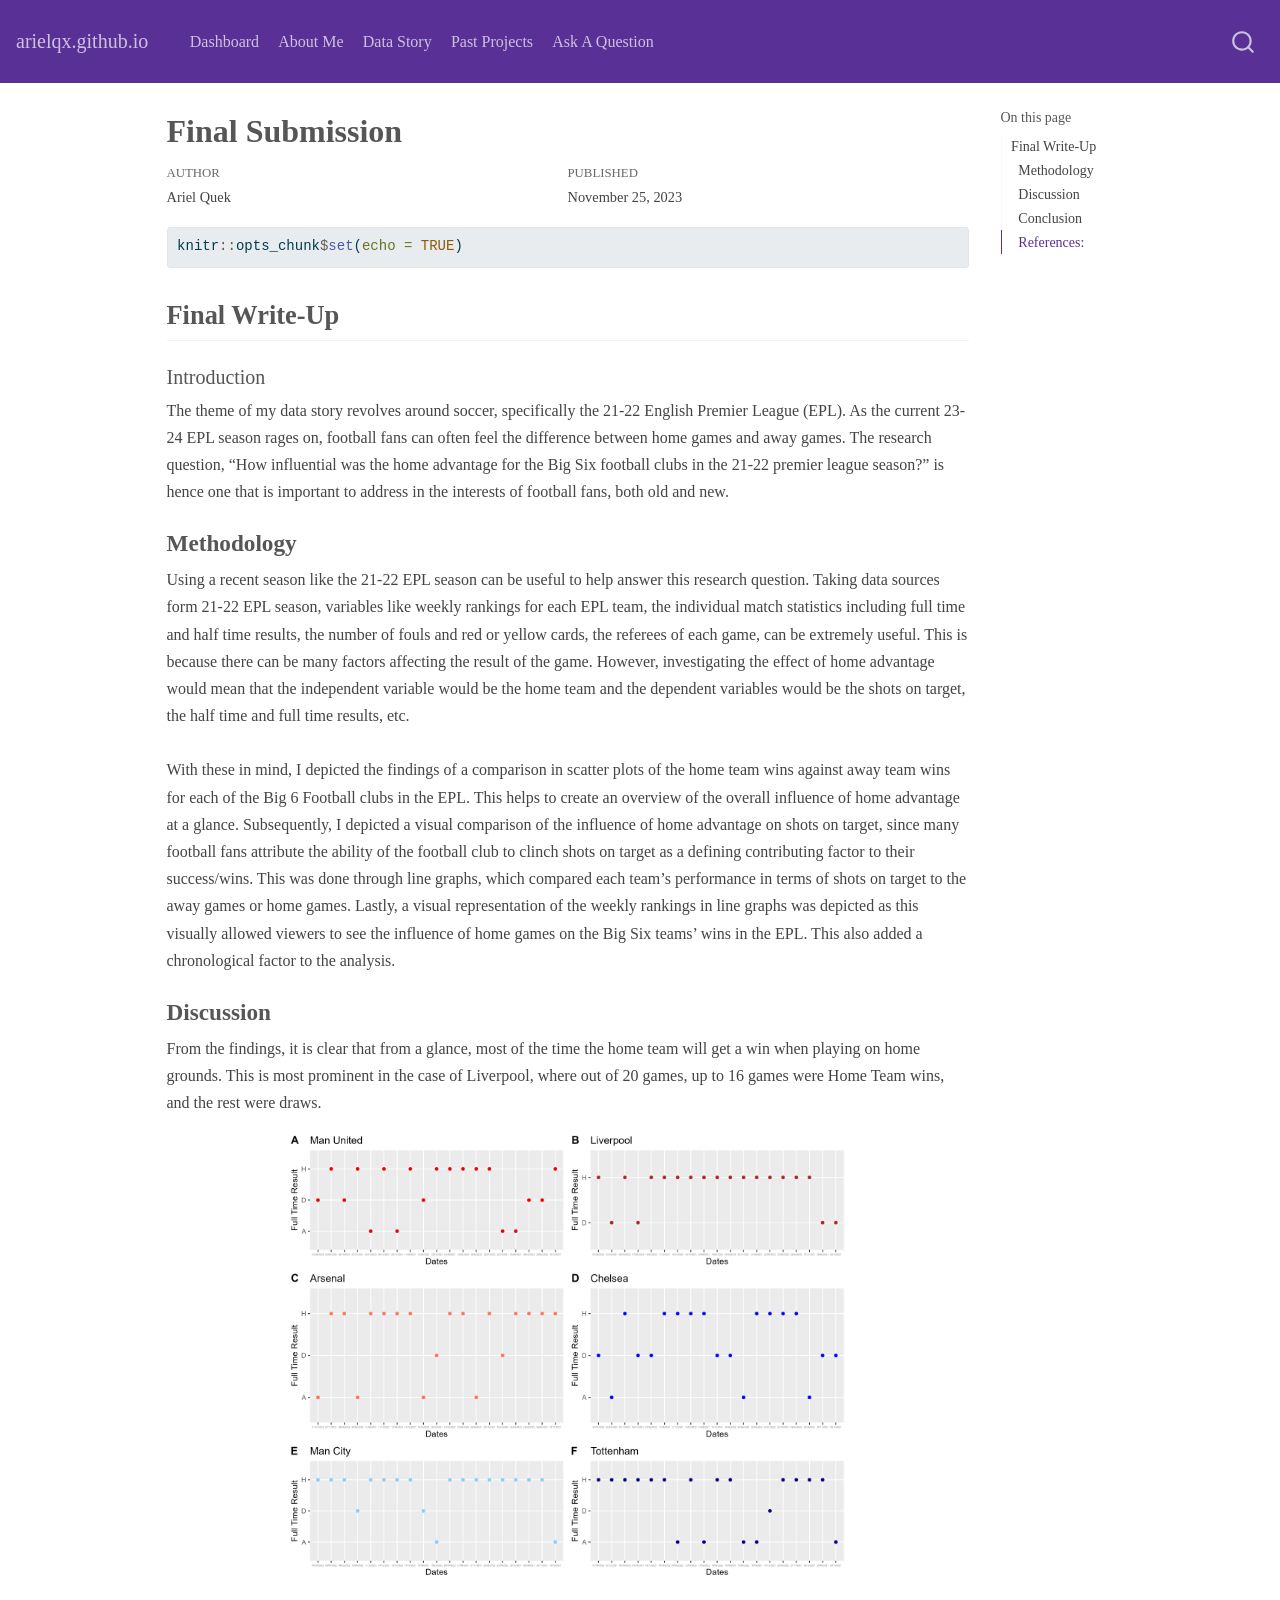
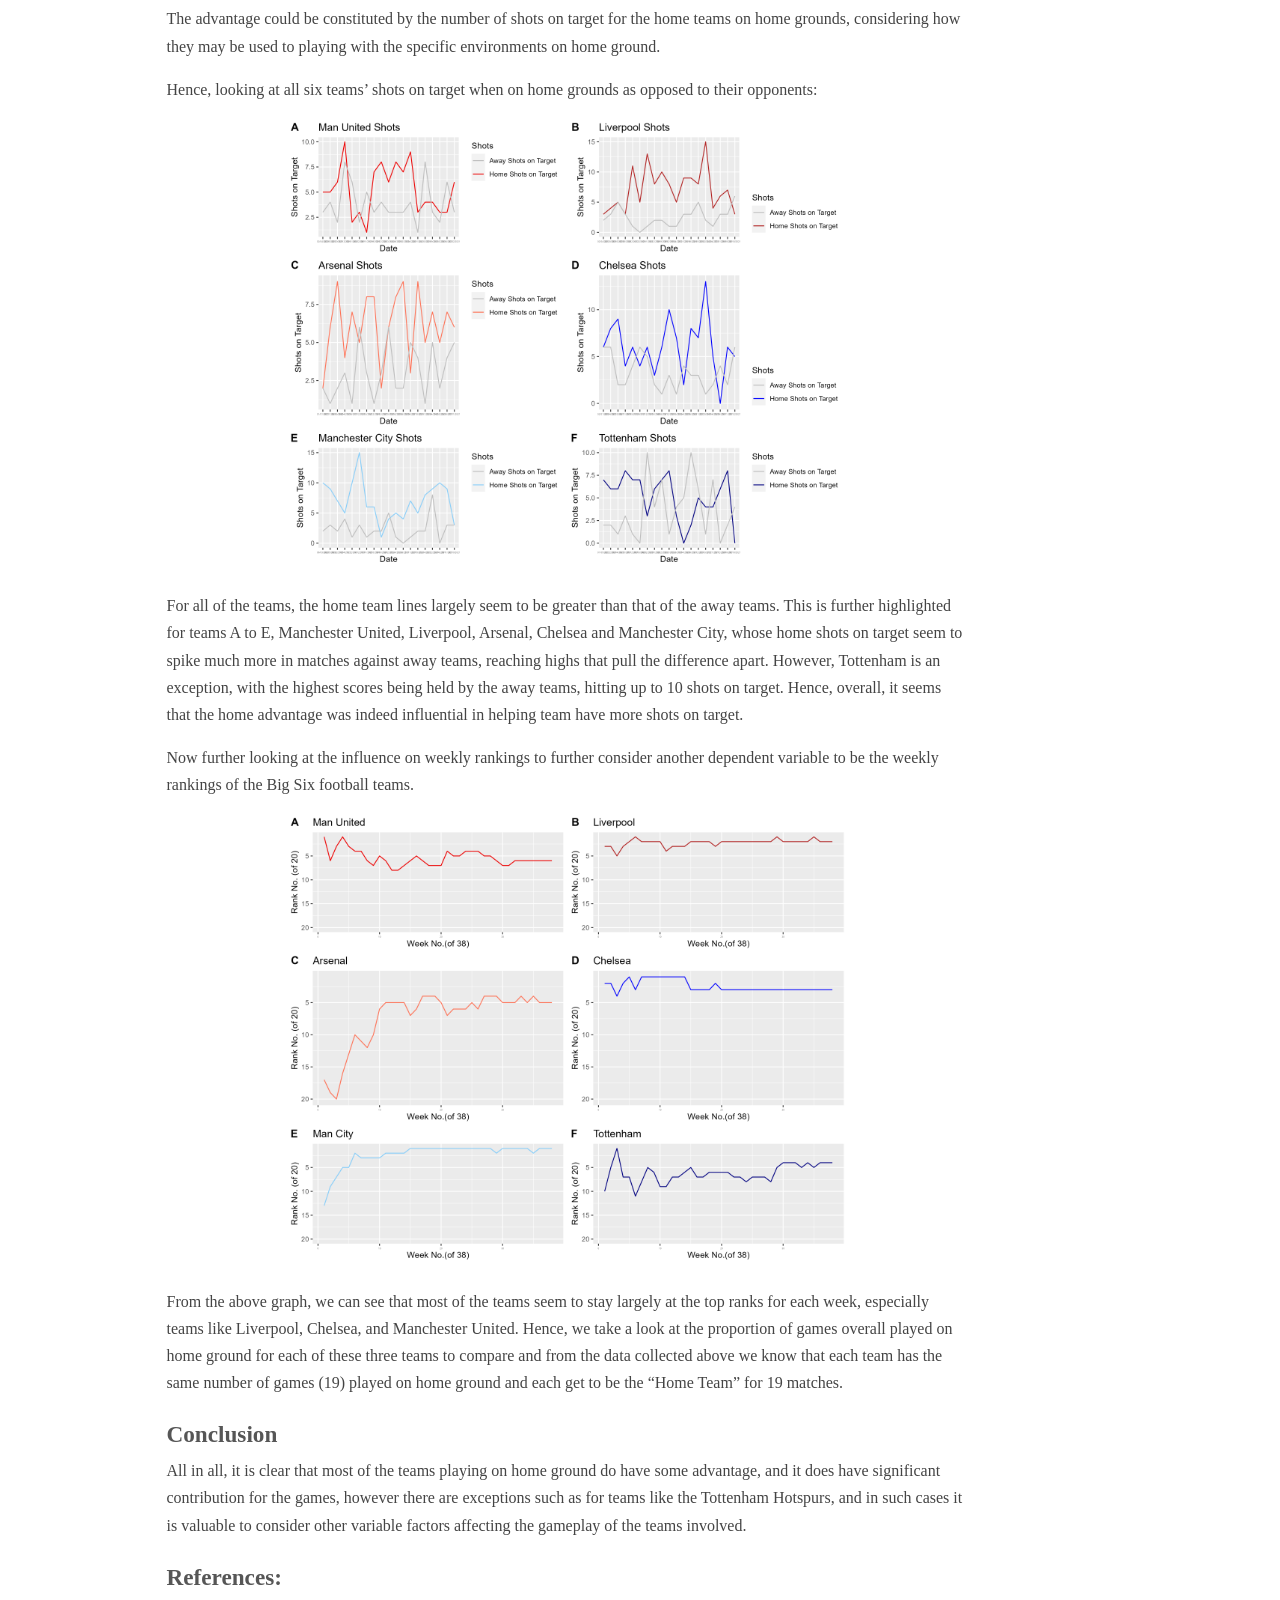
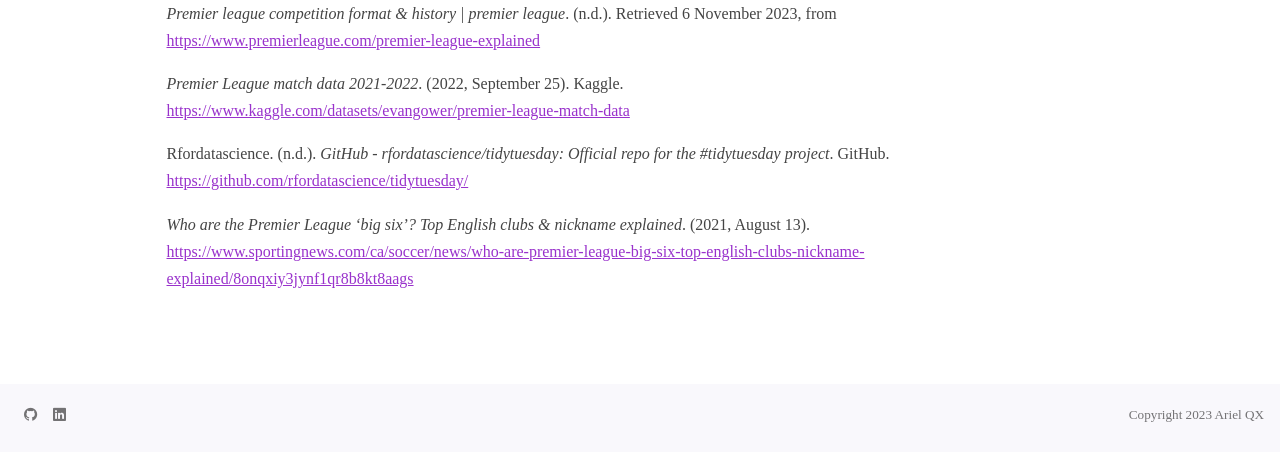
<file: docs/Final Submission.html>
<!DOCTYPE html>
<html xmlns="http://www.w3.org/1999/xhtml" lang="en" xml:lang="en"><head>

<meta charset="utf-8">
<meta name="generator" content="quarto-1.3.353">

<meta name="viewport" content="width=device-width, initial-scale=1.0, user-scalable=yes">

<meta name="author" content="Ariel Quek">
<meta name="dcterms.date" content="2023-11-25">

<title>arielqx.github.io - Final Submission</title>
<style>
code{white-space: pre-wrap;}
span.smallcaps{font-variant: small-caps;}
div.columns{display: flex; gap: min(4vw, 1.5em);}
div.column{flex: auto; overflow-x: auto;}
div.hanging-indent{margin-left: 1.5em; text-indent: -1.5em;}
ul.task-list{list-style: none;}
ul.task-list li input[type="checkbox"] {
  width: 0.8em;
  margin: 0 0.8em 0.2em -1em; /* quarto-specific, see https://github.com/quarto-dev/quarto-cli/issues/4556 */ 
  vertical-align: middle;
}
/* CSS for syntax highlighting */
pre > code.sourceCode { white-space: pre; position: relative; }
pre > code.sourceCode > span { display: inline-block; line-height: 1.25; }
pre > code.sourceCode > span:empty { height: 1.2em; }
.sourceCode { overflow: visible; }
code.sourceCode > span { color: inherit; text-decoration: inherit; }
div.sourceCode { margin: 1em 0; }
pre.sourceCode { margin: 0; }
@media screen {
div.sourceCode { overflow: auto; }
}
@media print {
pre > code.sourceCode { white-space: pre-wrap; }
pre > code.sourceCode > span { text-indent: -5em; padding-left: 5em; }
}
pre.numberSource code
  { counter-reset: source-line 0; }
pre.numberSource code > span
  { position: relative; left: -4em; counter-increment: source-line; }
pre.numberSource code > span > a:first-child::before
  { content: counter(source-line);
    position: relative; left: -1em; text-align: right; vertical-align: baseline;
    border: none; display: inline-block;
    -webkit-touch-callout: none; -webkit-user-select: none;
    -khtml-user-select: none; -moz-user-select: none;
    -ms-user-select: none; user-select: none;
    padding: 0 4px; width: 4em;
  }
pre.numberSource { margin-left: 3em;  padding-left: 4px; }
div.sourceCode
  {   }
@media screen {
pre > code.sourceCode > span > a:first-child::before { text-decoration: underline; }
}
</style>


<script src="site_libs/quarto-nav/quarto-nav.js"></script>
<script src="site_libs/quarto-nav/headroom.min.js"></script>
<script src="site_libs/clipboard/clipboard.min.js"></script>
<script src="site_libs/quarto-search/autocomplete.umd.js"></script>
<script src="site_libs/quarto-search/fuse.min.js"></script>
<script src="site_libs/quarto-search/quarto-search.js"></script>
<meta name="quarto:offset" content="./">
<script src="site_libs/quarto-html/quarto.js"></script>
<script src="site_libs/quarto-html/popper.min.js"></script>
<script src="site_libs/quarto-html/tippy.umd.min.js"></script>
<script src="site_libs/quarto-html/anchor.min.js"></script>
<link href="site_libs/quarto-html/tippy.css" rel="stylesheet">
<link href="site_libs/quarto-html/quarto-syntax-highlighting.css" rel="stylesheet" id="quarto-text-highlighting-styles">
<script src="site_libs/bootstrap/bootstrap.min.js"></script>
<link href="site_libs/bootstrap/bootstrap-icons.css" rel="stylesheet">
<link href="site_libs/bootstrap/bootstrap.min.css" rel="stylesheet" id="quarto-bootstrap" data-mode="light">
<script id="quarto-search-options" type="application/json">{
  "location": "navbar",
  "copy-button": false,
  "collapse-after": 3,
  "panel-placement": "end",
  "type": "overlay",
  "limit": 20,
  "language": {
    "search-no-results-text": "No results",
    "search-matching-documents-text": "matching documents",
    "search-copy-link-title": "Copy link to search",
    "search-hide-matches-text": "Hide additional matches",
    "search-more-match-text": "more match in this document",
    "search-more-matches-text": "more matches in this document",
    "search-clear-button-title": "Clear",
    "search-detached-cancel-button-title": "Cancel",
    "search-submit-button-title": "Submit"
  }
}</script>


<link rel="stylesheet" href="styles.css">
</head>

<body class="nav-fixed">

<div id="quarto-search-results"></div>
  <header id="quarto-header" class="headroom fixed-top">
    <nav class="navbar navbar-expand-lg navbar-dark ">
      <div class="navbar-container container-fluid">
      <div class="navbar-brand-container">
    <a class="navbar-brand" href="./index.html">
    <span class="navbar-title">arielqx.github.io</span>
    </a>
  </div>
            <div id="quarto-search" class="" title="Search"></div>
          <button class="navbar-toggler" type="button" data-bs-toggle="collapse" data-bs-target="#navbarCollapse" aria-controls="navbarCollapse" aria-expanded="false" aria-label="Toggle navigation" onclick="if (window.quartoToggleHeadroom) { window.quartoToggleHeadroom(); }">
  <span class="navbar-toggler-icon"></span>
</button>
          <div class="collapse navbar-collapse" id="navbarCollapse">
            <ul class="navbar-nav navbar-nav-scroll me-auto">
  <li class="nav-item">
    <a class="nav-link" href="./index.html" rel="" target="">
 <span class="menu-text">Dashboard</span></a>
  </li>  
  <li class="nav-item">
    <a class="nav-link" href="./about.html" rel="" target="">
 <span class="menu-text">About Me</span></a>
  </li>  
  <li class="nav-item">
    <a class="nav-link" href="./project.html" rel="" target="">
 <span class="menu-text">Data Story</span></a>
  </li>  
  <li class="nav-item">
    <a class="nav-link" href="./past projects.html" rel="" target="">
 <span class="menu-text">Past Projects</span></a>
  </li>  
  <li class="nav-item">
    <a class="nav-link" href="./question.html" rel="" target="">
 <span class="menu-text">Ask A Question</span></a>
  </li>  
</ul>
            <div class="quarto-navbar-tools ms-auto">
</div>
          </div> <!-- /navcollapse -->
      </div> <!-- /container-fluid -->
    </nav>
</header>
<!-- content -->
<div id="quarto-content" class="quarto-container page-columns page-rows-contents page-layout-article page-navbar">
<!-- sidebar -->
<!-- margin-sidebar -->
    <div id="quarto-margin-sidebar" class="sidebar margin-sidebar">
        <nav id="TOC" role="doc-toc" class="toc-active">
    <h2 id="toc-title">On this page</h2>
   
  <ul>
  <li><a href="#final-write-up" id="toc-final-write-up" class="nav-link active" data-scroll-target="#final-write-up">Final Write-Up</a>
  <ul class="collapse">
  <li><a href="#methodology" id="toc-methodology" class="nav-link" data-scroll-target="#methodology">Methodology</a></li>
  <li><a href="#discussion" id="toc-discussion" class="nav-link" data-scroll-target="#discussion">Discussion</a></li>
  <li><a href="#conclusion" id="toc-conclusion" class="nav-link" data-scroll-target="#conclusion">Conclusion</a></li>
  <li><a href="#references" id="toc-references" class="nav-link" data-scroll-target="#references">References:</a></li>
  </ul></li>
  </ul>
</nav>
    </div>
<!-- main -->
<main class="content" id="quarto-document-content">

<header id="title-block-header" class="quarto-title-block default">
<div class="quarto-title">
<h1 class="title">Final Submission</h1>
</div>



<div class="quarto-title-meta">

    <div>
    <div class="quarto-title-meta-heading">Author</div>
    <div class="quarto-title-meta-contents">
             <p>Ariel Quek </p>
          </div>
  </div>
    
    <div>
    <div class="quarto-title-meta-heading">Published</div>
    <div class="quarto-title-meta-contents">
      <p class="date">November 25, 2023</p>
    </div>
  </div>
  
    
  </div>
  

</header>

<div class="cell">
<div class="sourceCode cell-code" id="cb1"><pre class="sourceCode r code-with-copy"><code class="sourceCode r"><span id="cb1-1"><a href="#cb1-1" aria-hidden="true" tabindex="-1"></a>knitr<span class="sc">::</span>opts_chunk<span class="sc">$</span><span class="fu">set</span>(<span class="at">echo =</span> <span class="cn">TRUE</span>)</span></code><button title="Copy to Clipboard" class="code-copy-button"><i class="bi"></i></button></pre></div>
</div>
<section id="final-write-up" class="level2">
<h2 class="anchored" data-anchor-id="final-write-up">Final Write-Up</h2>
<section id="introduction" class="level4">
<h4 class="anchored" data-anchor-id="introduction">Introduction</h4>
<p>The theme of my data story revolves around soccer, specifically the 21-22 English Premier League (EPL). As the current 23-24 EPL season rages on, football fans can often feel the difference between home games and away games. The research question, “How influential was the home advantage for the Big Six football clubs in the 21-22 premier league season?” is hence one that is important to address in the interests of football fans, both old and new.</p>
</section>
<section id="methodology" class="level3">
<h3 class="anchored" data-anchor-id="methodology">Methodology</h3>
<p>Using a recent season like the 21-22 EPL season can be useful to help answer this research question. Taking data sources form 21-22 EPL season, variables like weekly rankings for each EPL team, the individual match statistics including full time and half time results, the number of fouls and red or yellow cards, the referees of each game, can be extremely useful. This is because there can be many factors affecting the result of the game. However, investigating the effect of home advantage would mean that the independent variable would be the home team and the dependent variables would be the shots on target, the half time and full time results, etc.<br>
<br>
With these in mind, I depicted the findings of a comparison in scatter plots of the home team wins against away team wins for each of the Big 6 Football clubs in the EPL. This helps to create an overview of the overall influence of home advantage at a glance. Subsequently, I depicted a visual comparison of the influence of home advantage on shots on target, since many football fans attribute the ability of the football club to clinch shots on target as a defining contributing factor to their success/wins. This was done through line graphs, which compared each team’s performance in terms of shots on target to the away games or home games. Lastly, a visual representation of the weekly rankings in line graphs was depicted as this visually allowed viewers to see the influence of home games on the Big Six teams’ wins in the EPL. This also added a chronological factor to the analysis.</p>
</section>
<section id="discussion" class="level3">
<h3 class="anchored" data-anchor-id="discussion">Discussion</h3>
<p>From the findings, it is clear that from a glance, most of the time the home team will get a win when playing on home grounds. This is most prominent in the case of Liverpool, where out of 20 games, up to 16 games were Home Team wins, and the rest were draws.</p>
<div class="cell" data-layout-align="center" data-caption="Home Team vs Away Team Wins">
<div class="cell-output-display">
<div class="quarto-figure quarto-figure-center">
<figure class="figure">
<p><img src="Final.png" class="img-fluid figure-img" style="width:70.0%"></p>
</figure>
</div>
</div>
</div>
<p>The advantage could be constituted by the number of shots on target for the home teams on home grounds, considering how they may be used to playing with the specific environments on home ground.</p>
<p>Hence, looking at all six teams’ shots on target when on home grounds as opposed to their opponents:</p>
<div class="cell" data-layout-align="center">
<div class="cell-output-display">
<div class="quarto-figure quarto-figure-center">
<figure class="figure">
<p><img src="Shots.png" class="img-fluid figure-img" style="width:70.0%"></p>
</figure>
</div>
</div>
</div>
<p>For all of the teams, the home team lines largely seem to be greater than that of the away teams. This is further highlighted for teams A to E, Manchester United, Liverpool, Arsenal, Chelsea and Manchester City, whose home shots on target seem to spike much more in matches against away teams, reaching highs that pull the difference apart. However, Tottenham is an exception, with the highest scores being held by the away teams, hitting up to 10 shots on target. Hence, overall, it seems that the home advantage was indeed influential in helping team have more shots on target.</p>
<p>Now further looking at the influence on weekly rankings to further consider another dependent variable to be the weekly rankings of the Big Six football teams.</p>
<div class="cell" data-layout-align="center">
<div class="cell-output-display">
<div class="quarto-figure quarto-figure-center">
<figure class="figure">
<p><img src="Rankplot.png" class="img-fluid figure-img" style="width:70.0%"></p>
</figure>
</div>
</div>
</div>
<p>From the above graph, we can see that most of the teams seem to stay largely at the top ranks for each week, especially teams like Liverpool, Chelsea, and Manchester United. Hence, we take a look at the proportion of games overall played on home ground for each of these three teams to compare and from the data collected above we know that each team has the same number of games (19) played on home ground and each get to be the “Home Team” for 19 matches.</p>
</section>
<section id="conclusion" class="level3">
<h3 class="anchored" data-anchor-id="conclusion">Conclusion</h3>
<p>All in all, it is clear that most of the teams playing on home ground do have some advantage, and it does have significant contribution for the games, however there are exceptions such as for teams like the Tottenham Hotspurs, and in such cases it is valuable to consider other variable factors affecting the gameplay of the teams involved.</p>
</section>
<section id="references" class="level3">
<h3 class="anchored" data-anchor-id="references">References:</h3>
<p><em>Premier league competition format &amp; history | premier league</em>. (n.d.). Retrieved 6 November 2023, from <a href="https://www.premierleague.com/premier-league-explained" class="uri">https://www.premierleague.com/premier-league-explained</a></p>
<p><em>Premier League match data 2021-2022</em>. (2022, September 25). Kaggle. <a href="https://www.kaggle.com/datasets/evangower/premier-league-match-data" class="uri">https://www.kaggle.com/datasets/evangower/premier-league-match-data</a></p>
<p>Rfordatascience. (n.d.). <em>GitHub - rfordatascience/tidytuesday: Official repo for the #tidytuesday project</em>. GitHub. <a href="https://github.com/rfordatascience/tidytuesday/" class="uri">https://github.com/rfordatascience/tidytuesday/</a></p>
<p><em>Who are the Premier League ‘big six’? Top English clubs &amp; nickname explained</em>. (2021, August 13). <a href="https://www.sportingnews.com/ca/soccer/news/who-are-premier-league-big-six-top-english-clubs-nickname-explained/8onqxiy3jynf1qr8b8kt8aags" class="uri">https://www.sportingnews.com/ca/soccer/news/who-are-premier-league-big-six-top-english-clubs-nickname-explained/8onqxiy3jynf1qr8b8kt8aags</a></p>


</section>
</section>

<a onclick="window.scrollTo(0, 0); return false;" role="button" id="quarto-back-to-top"><i class="bi bi-arrow-up"></i> Back to top</a></main> <!-- /main -->
<script id="quarto-html-after-body" type="application/javascript">
window.document.addEventListener("DOMContentLoaded", function (event) {
  const toggleBodyColorMode = (bsSheetEl) => {
    const mode = bsSheetEl.getAttribute("data-mode");
    const bodyEl = window.document.querySelector("body");
    if (mode === "dark") {
      bodyEl.classList.add("quarto-dark");
      bodyEl.classList.remove("quarto-light");
    } else {
      bodyEl.classList.add("quarto-light");
      bodyEl.classList.remove("quarto-dark");
    }
  }
  const toggleBodyColorPrimary = () => {
    const bsSheetEl = window.document.querySelector("link#quarto-bootstrap");
    if (bsSheetEl) {
      toggleBodyColorMode(bsSheetEl);
    }
  }
  toggleBodyColorPrimary();  
  const icon = "";
  const anchorJS = new window.AnchorJS();
  anchorJS.options = {
    placement: 'right',
    icon: icon
  };
  anchorJS.add('.anchored');
  const isCodeAnnotation = (el) => {
    for (const clz of el.classList) {
      if (clz.startsWith('code-annotation-')) {                     
        return true;
      }
    }
    return false;
  }
  const clipboard = new window.ClipboardJS('.code-copy-button', {
    text: function(trigger) {
      const codeEl = trigger.previousElementSibling.cloneNode(true);
      for (const childEl of codeEl.children) {
        if (isCodeAnnotation(childEl)) {
          childEl.remove();
        }
      }
      return codeEl.innerText;
    }
  });
  clipboard.on('success', function(e) {
    // button target
    const button = e.trigger;
    // don't keep focus
    button.blur();
    // flash "checked"
    button.classList.add('code-copy-button-checked');
    var currentTitle = button.getAttribute("title");
    button.setAttribute("title", "Copied!");
    let tooltip;
    if (window.bootstrap) {
      button.setAttribute("data-bs-toggle", "tooltip");
      button.setAttribute("data-bs-placement", "left");
      button.setAttribute("data-bs-title", "Copied!");
      tooltip = new bootstrap.Tooltip(button, 
        { trigger: "manual", 
          customClass: "code-copy-button-tooltip",
          offset: [0, -8]});
      tooltip.show();    
    }
    setTimeout(function() {
      if (tooltip) {
        tooltip.hide();
        button.removeAttribute("data-bs-title");
        button.removeAttribute("data-bs-toggle");
        button.removeAttribute("data-bs-placement");
      }
      button.setAttribute("title", currentTitle);
      button.classList.remove('code-copy-button-checked');
    }, 1000);
    // clear code selection
    e.clearSelection();
  });
  function tippyHover(el, contentFn) {
    const config = {
      allowHTML: true,
      content: contentFn,
      maxWidth: 500,
      delay: 100,
      arrow: false,
      appendTo: function(el) {
          return el.parentElement;
      },
      interactive: true,
      interactiveBorder: 10,
      theme: 'quarto',
      placement: 'bottom-start'
    };
    window.tippy(el, config); 
  }
  const noterefs = window.document.querySelectorAll('a[role="doc-noteref"]');
  for (var i=0; i<noterefs.length; i++) {
    const ref = noterefs[i];
    tippyHover(ref, function() {
      // use id or data attribute instead here
      let href = ref.getAttribute('data-footnote-href') || ref.getAttribute('href');
      try { href = new URL(href).hash; } catch {}
      const id = href.replace(/^#\/?/, "");
      const note = window.document.getElementById(id);
      return note.innerHTML;
    });
  }
      let selectedAnnoteEl;
      const selectorForAnnotation = ( cell, annotation) => {
        let cellAttr = 'data-code-cell="' + cell + '"';
        let lineAttr = 'data-code-annotation="' +  annotation + '"';
        const selector = 'span[' + cellAttr + '][' + lineAttr + ']';
        return selector;
      }
      const selectCodeLines = (annoteEl) => {
        const doc = window.document;
        const targetCell = annoteEl.getAttribute("data-target-cell");
        const targetAnnotation = annoteEl.getAttribute("data-target-annotation");
        const annoteSpan = window.document.querySelector(selectorForAnnotation(targetCell, targetAnnotation));
        const lines = annoteSpan.getAttribute("data-code-lines").split(",");
        const lineIds = lines.map((line) => {
          return targetCell + "-" + line;
        })
        let top = null;
        let height = null;
        let parent = null;
        if (lineIds.length > 0) {
            //compute the position of the single el (top and bottom and make a div)
            const el = window.document.getElementById(lineIds[0]);
            top = el.offsetTop;
            height = el.offsetHeight;
            parent = el.parentElement.parentElement;
          if (lineIds.length > 1) {
            const lastEl = window.document.getElementById(lineIds[lineIds.length - 1]);
            const bottom = lastEl.offsetTop + lastEl.offsetHeight;
            height = bottom - top;
          }
          if (top !== null && height !== null && parent !== null) {
            // cook up a div (if necessary) and position it 
            let div = window.document.getElementById("code-annotation-line-highlight");
            if (div === null) {
              div = window.document.createElement("div");
              div.setAttribute("id", "code-annotation-line-highlight");
              div.style.position = 'absolute';
              parent.appendChild(div);
            }
            div.style.top = top - 2 + "px";
            div.style.height = height + 4 + "px";
            let gutterDiv = window.document.getElementById("code-annotation-line-highlight-gutter");
            if (gutterDiv === null) {
              gutterDiv = window.document.createElement("div");
              gutterDiv.setAttribute("id", "code-annotation-line-highlight-gutter");
              gutterDiv.style.position = 'absolute';
              const codeCell = window.document.getElementById(targetCell);
              const gutter = codeCell.querySelector('.code-annotation-gutter');
              gutter.appendChild(gutterDiv);
            }
            gutterDiv.style.top = top - 2 + "px";
            gutterDiv.style.height = height + 4 + "px";
          }
          selectedAnnoteEl = annoteEl;
        }
      };
      const unselectCodeLines = () => {
        const elementsIds = ["code-annotation-line-highlight", "code-annotation-line-highlight-gutter"];
        elementsIds.forEach((elId) => {
          const div = window.document.getElementById(elId);
          if (div) {
            div.remove();
          }
        });
        selectedAnnoteEl = undefined;
      };
      // Attach click handler to the DT
      const annoteDls = window.document.querySelectorAll('dt[data-target-cell]');
      for (const annoteDlNode of annoteDls) {
        annoteDlNode.addEventListener('click', (event) => {
          const clickedEl = event.target;
          if (clickedEl !== selectedAnnoteEl) {
            unselectCodeLines();
            const activeEl = window.document.querySelector('dt[data-target-cell].code-annotation-active');
            if (activeEl) {
              activeEl.classList.remove('code-annotation-active');
            }
            selectCodeLines(clickedEl);
            clickedEl.classList.add('code-annotation-active');
          } else {
            // Unselect the line
            unselectCodeLines();
            clickedEl.classList.remove('code-annotation-active');
          }
        });
      }
  const findCites = (el) => {
    const parentEl = el.parentElement;
    if (parentEl) {
      const cites = parentEl.dataset.cites;
      if (cites) {
        return {
          el,
          cites: cites.split(' ')
        };
      } else {
        return findCites(el.parentElement)
      }
    } else {
      return undefined;
    }
  };
  var bibliorefs = window.document.querySelectorAll('a[role="doc-biblioref"]');
  for (var i=0; i<bibliorefs.length; i++) {
    const ref = bibliorefs[i];
    const citeInfo = findCites(ref);
    if (citeInfo) {
      tippyHover(citeInfo.el, function() {
        var popup = window.document.createElement('div');
        citeInfo.cites.forEach(function(cite) {
          var citeDiv = window.document.createElement('div');
          citeDiv.classList.add('hanging-indent');
          citeDiv.classList.add('csl-entry');
          var biblioDiv = window.document.getElementById('ref-' + cite);
          if (biblioDiv) {
            citeDiv.innerHTML = biblioDiv.innerHTML;
          }
          popup.appendChild(citeDiv);
        });
        return popup.innerHTML;
      });
    }
  }
});
</script>
</div> <!-- /content -->
<footer class="footer">
  <div class="nav-footer">
    <div class="nav-footer-left">
      <ul class="footer-items list-unstyled">
    <li class="nav-item compact">
    <a class="nav-link" href="https://github.com/arielqx/">
      <i class="bi bi-github" role="img">
</i> 
    </a>
  </li>  
    <li class="nav-item compact">
    <a class="nav-link" href="./linkedin.com/in/ariel-qx-883305259">
      <i class="bi bi-linkedin" role="img">
</i> 
    </a>
  </li>  
</ul>
    </div>   
    <div class="nav-footer-center">
      &nbsp;
    </div>
    <div class="nav-footer-right">Copyright 2023 Ariel QX</div>
  </div>
</footer>



</body></html>
</file>
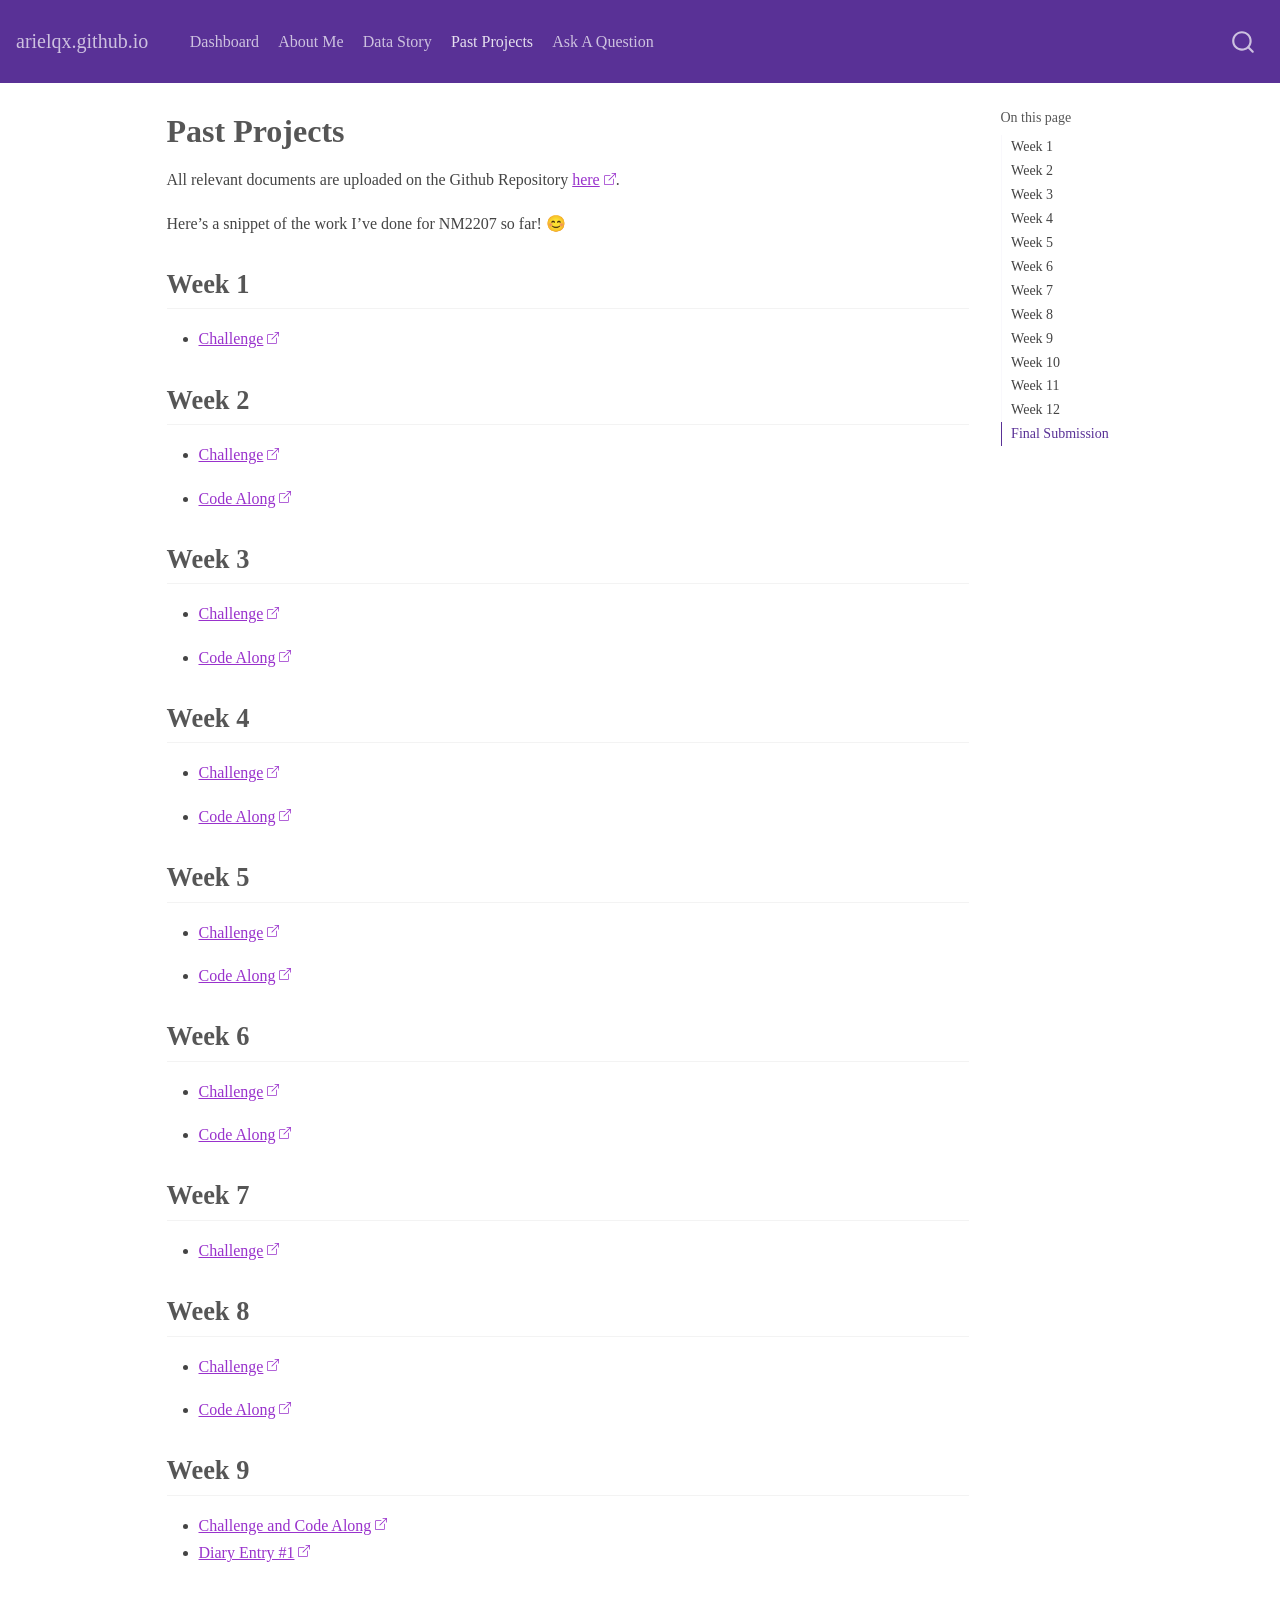
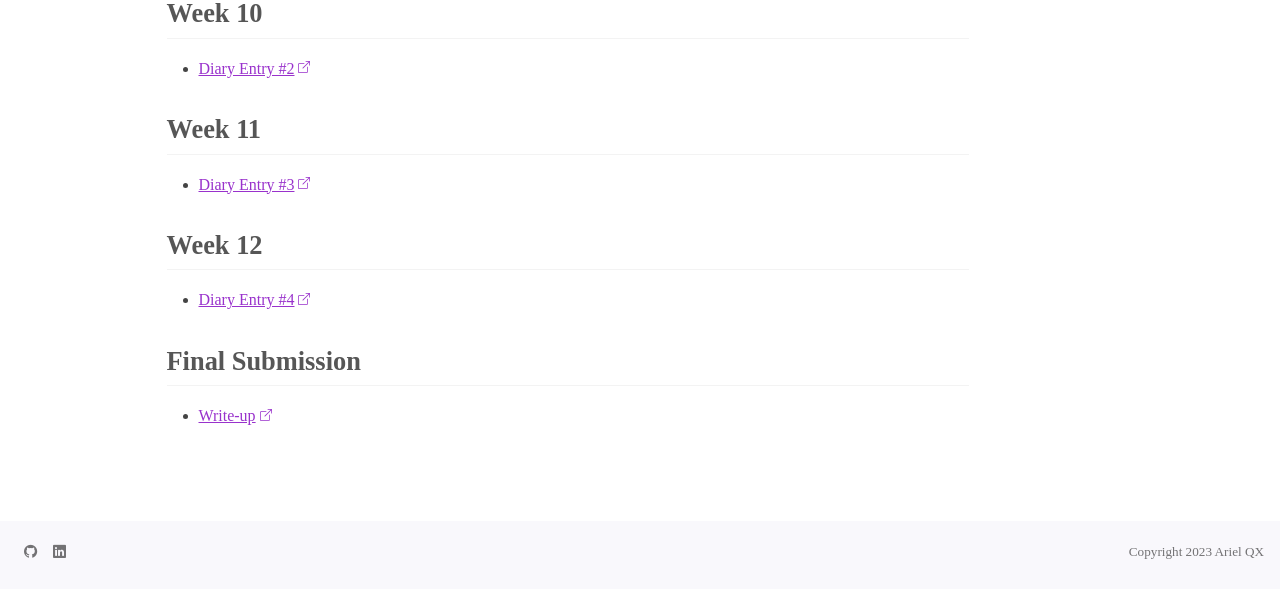
<file: docs/past projects.html>
<!DOCTYPE html>
<html xmlns="http://www.w3.org/1999/xhtml" lang="en" xml:lang="en"><head>

<meta charset="utf-8">
<meta name="generator" content="quarto-1.3.353">

<meta name="viewport" content="width=device-width, initial-scale=1.0, user-scalable=yes">


<title>arielqx.github.io - Past Projects</title>
<style>
code{white-space: pre-wrap;}
span.smallcaps{font-variant: small-caps;}
div.columns{display: flex; gap: min(4vw, 1.5em);}
div.column{flex: auto; overflow-x: auto;}
div.hanging-indent{margin-left: 1.5em; text-indent: -1.5em;}
ul.task-list{list-style: none;}
ul.task-list li input[type="checkbox"] {
  width: 0.8em;
  margin: 0 0.8em 0.2em -1em; /* quarto-specific, see https://github.com/quarto-dev/quarto-cli/issues/4556 */ 
  vertical-align: middle;
}
</style>


<script src="site_libs/quarto-nav/quarto-nav.js"></script>
<script src="site_libs/quarto-nav/headroom.min.js"></script>
<script src="site_libs/clipboard/clipboard.min.js"></script>
<script src="site_libs/quarto-search/autocomplete.umd.js"></script>
<script src="site_libs/quarto-search/fuse.min.js"></script>
<script src="site_libs/quarto-search/quarto-search.js"></script>
<meta name="quarto:offset" content="./">
<script src="site_libs/quarto-html/quarto.js"></script>
<script src="site_libs/quarto-html/popper.min.js"></script>
<script src="site_libs/quarto-html/tippy.umd.min.js"></script>
<script src="site_libs/quarto-html/anchor.min.js"></script>
<link href="site_libs/quarto-html/tippy.css" rel="stylesheet">
<link href="site_libs/quarto-html/quarto-syntax-highlighting.css" rel="stylesheet" id="quarto-text-highlighting-styles">
<script src="site_libs/bootstrap/bootstrap.min.js"></script>
<link href="site_libs/bootstrap/bootstrap-icons.css" rel="stylesheet">
<link href="site_libs/bootstrap/bootstrap.min.css" rel="stylesheet" id="quarto-bootstrap" data-mode="light">
<script id="quarto-search-options" type="application/json">{
  "location": "navbar",
  "copy-button": false,
  "collapse-after": 3,
  "panel-placement": "end",
  "type": "overlay",
  "limit": 20,
  "language": {
    "search-no-results-text": "No results",
    "search-matching-documents-text": "matching documents",
    "search-copy-link-title": "Copy link to search",
    "search-hide-matches-text": "Hide additional matches",
    "search-more-match-text": "more match in this document",
    "search-more-matches-text": "more matches in this document",
    "search-clear-button-title": "Clear",
    "search-detached-cancel-button-title": "Cancel",
    "search-submit-button-title": "Submit"
  }
}</script>


<link rel="stylesheet" href="styles.css">
</head>

<body class="nav-fixed">

<div id="quarto-search-results"></div>
  <header id="quarto-header" class="headroom fixed-top">
    <nav class="navbar navbar-expand-lg navbar-dark ">
      <div class="navbar-container container-fluid">
      <div class="navbar-brand-container">
    <a class="navbar-brand" href="./index.html">
    <span class="navbar-title">arielqx.github.io</span>
    </a>
  </div>
            <div id="quarto-search" class="" title="Search"></div>
          <button class="navbar-toggler" type="button" data-bs-toggle="collapse" data-bs-target="#navbarCollapse" aria-controls="navbarCollapse" aria-expanded="false" aria-label="Toggle navigation" onclick="if (window.quartoToggleHeadroom) { window.quartoToggleHeadroom(); }">
  <span class="navbar-toggler-icon"></span>
</button>
          <div class="collapse navbar-collapse" id="navbarCollapse">
            <ul class="navbar-nav navbar-nav-scroll me-auto">
  <li class="nav-item">
    <a class="nav-link" href="./index.html" rel="" target="">
 <span class="menu-text">Dashboard</span></a>
  </li>  
  <li class="nav-item">
    <a class="nav-link" href="./about.html" rel="" target="">
 <span class="menu-text">About Me</span></a>
  </li>  
  <li class="nav-item">
    <a class="nav-link" href="./project.html" rel="" target="">
 <span class="menu-text">Data Story</span></a>
  </li>  
  <li class="nav-item">
    <a class="nav-link active" href="./past projects.html" rel="" target="" aria-current="page">
 <span class="menu-text">Past Projects</span></a>
  </li>  
  <li class="nav-item">
    <a class="nav-link" href="./question.html" rel="" target="">
 <span class="menu-text">Ask A Question</span></a>
  </li>  
</ul>
            <div class="quarto-navbar-tools ms-auto">
</div>
          </div> <!-- /navcollapse -->
      </div> <!-- /container-fluid -->
    </nav>
</header>
<!-- content -->
<div id="quarto-content" class="quarto-container page-columns page-rows-contents page-layout-article page-navbar">
<!-- sidebar -->
<!-- margin-sidebar -->
    <div id="quarto-margin-sidebar" class="sidebar margin-sidebar">
        <nav id="TOC" role="doc-toc" class="toc-active">
    <h2 id="toc-title">On this page</h2>
   
  <ul>
  <li><a href="#week-1" id="toc-week-1" class="nav-link active" data-scroll-target="#week-1">Week 1</a></li>
  <li><a href="#week-2" id="toc-week-2" class="nav-link" data-scroll-target="#week-2">Week 2</a></li>
  <li><a href="#week-3" id="toc-week-3" class="nav-link" data-scroll-target="#week-3">Week 3</a></li>
  <li><a href="#week-4" id="toc-week-4" class="nav-link" data-scroll-target="#week-4">Week 4</a></li>
  <li><a href="#week-5" id="toc-week-5" class="nav-link" data-scroll-target="#week-5">Week 5</a></li>
  <li><a href="#week-6" id="toc-week-6" class="nav-link" data-scroll-target="#week-6">Week 6</a></li>
  <li><a href="#week-7" id="toc-week-7" class="nav-link" data-scroll-target="#week-7">Week 7</a></li>
  <li><a href="#week-8" id="toc-week-8" class="nav-link" data-scroll-target="#week-8">Week 8</a></li>
  <li><a href="#week-9" id="toc-week-9" class="nav-link" data-scroll-target="#week-9">Week 9</a></li>
  <li><a href="#week-10" id="toc-week-10" class="nav-link" data-scroll-target="#week-10">Week 10</a></li>
  <li><a href="#week-11" id="toc-week-11" class="nav-link" data-scroll-target="#week-11">Week 11</a></li>
  <li><a href="#week-12" id="toc-week-12" class="nav-link" data-scroll-target="#week-12">Week 12</a></li>
  <li><a href="#final-submission" id="toc-final-submission" class="nav-link" data-scroll-target="#final-submission">Final Submission</a></li>
  </ul>
</nav>
    </div>
<!-- main -->
<main class="content" id="quarto-document-content">

<header id="title-block-header" class="quarto-title-block default">
<div class="quarto-title">
<h1 class="title">Past Projects</h1>
</div>



<div class="quarto-title-meta">

    
  
    
  </div>
  

</header>

<p>All relevant documents are uploaded on the Github Repository <a href="https://github.com/arielqx/Github-Folder.git">here</a>.</p>
<p>Here’s a snippet of the work I’ve done for NM2207 so far! 😊</p>
<section id="week-1" class="level2">
<h2 class="anchored" data-anchor-id="week-1">Week 1</h2>
<ul>
<li><a href="https://github.com/arielqx/Github-Folder/blob/main/Week-1/test.html">Challenge</a></li>
</ul>
</section>
<section id="week-2" class="level2">
<h2 class="anchored" data-anchor-id="week-2">Week 2</h2>
<ul>
<li><p><a href="https://github.com/arielqx/Github-Folder/blob/34cc216a4475c925cca198dd9eac16f05d829cdb/Week-2/Challenge-2.pdf">Challenge</a></p></li>
<li><p><a href="https://github.com/arielqx/Github-Folder/blob/main/Week-2/code%20along%20r.R">Code Along</a></p></li>
</ul>
</section>
<section id="week-3" class="level2">
<h2 class="anchored" data-anchor-id="week-3">Week 3</h2>
<ul>
<li><p><a href="https://github.com/arielqx/Github-Folder/blob/main/Week-3/Challenge-3.Rmd">Challenge</a></p></li>
<li><p><a href="https://github.com/arielqx/Github-Folder/blob/main/Week-3/Code-along-3.pdf">Code Along</a></p></li>
</ul>
</section>
<section id="week-4" class="level2">
<h2 class="anchored" data-anchor-id="week-4">Week 4</h2>
<ul>
<li><p><a href="https://github.com/arielqx/Github-Folder/blob/main/Week-4/Challenge-4.Rmd">Challenge</a></p></li>
<li><p><a href="https://github.com/arielqx/Github-Folder/blob/main/Week-4/Code-along-4.html">Code Along</a></p></li>
</ul>
</section>
<section id="week-5" class="level2">
<h2 class="anchored" data-anchor-id="week-5">Week 5</h2>
<ul>
<li><p><a href="https://github.com/arielqx/Github-Folder/blob/main/Week-5/Challenge-5.html">Challenge</a></p></li>
<li><p><a href="https://github.com/arielqx/Github-Folder/blob/main/Week-5/Code-along-5.pdf">Code Along</a></p></li>
</ul>
</section>
<section id="week-6" class="level2">
<h2 class="anchored" data-anchor-id="week-6">Week 6</h2>
<ul>
<li><p><a href="https://github.com/arielqx/Github-Folder/blob/main/Week-6/Challenge-6.pdf">Challenge</a></p></li>
<li><p><a href="https://github.com/arielqx/Github-Folder/blob/main/Week-6/Week-6_%20Code-along_Ariel%20Quek%20Xuan.pdf">Code Along</a></p></li>
</ul>
</section>
<section id="week-7" class="level2">
<h2 class="anchored" data-anchor-id="week-7">Week 7</h2>
<ul>
<li><a href="https://github.com/arielqx/Github-Folder/blob/main/Week-7/Challenge%207_FINAL%20VERSION.pdf">Challenge</a></li>
</ul>
</section>
<section id="week-8" class="level2">
<h2 class="anchored" data-anchor-id="week-8">Week 8</h2>
<ul>
<li><p><a href="https://github.com/arielqx/Github-Folder/blob/main/Week-8/Challenge-8-Final.pdf">Challenge</a></p></li>
<li><p><a href="https://github.com/arielqx/Github-Folder/blob/main/Week-8/Code-Along-8-Final.pdf">Code Along</a></p></li>
</ul>
</section>
<section id="week-9" class="level2">
<h2 class="anchored" data-anchor-id="week-9">Week 9</h2>
<ul>
<li><a href="https://github.com/arielqx/Github-Folder/blob/main/Week-9/Code-Along-And-Challenge-9.pdf">Challenge and Code Along</a></li>
<li><a href="https://github.com/arielqx/Github-Folder/blob/main/Week-9/Diary-entry-1.pdf">Diary Entry #1</a></li>
</ul>
</section>
<section id="week-10" class="level2">
<h2 class="anchored" data-anchor-id="week-10">Week 10</h2>
<ul>
<li><a href="https://github.com/arielqx/Github-Folder/tree/48db5a1197b5da6d418ec2c85bb972774ff9649b/Week-10">Diary Entry #2</a></li>
</ul>
</section>
<section id="week-11" class="level2">
<h2 class="anchored" data-anchor-id="week-11">Week 11</h2>
<ul>
<li><a href="https://github.com/arielqx/Github-Folder/blob/main/Week-11/Diary-Entries-NM2207.pdf">Diary Entry #3</a></li>
</ul>
</section>
<section id="week-12" class="level2">
<h2 class="anchored" data-anchor-id="week-12">Week 12</h2>
<ul>
<li><a href="https://github.com/arielqx/Github-Folder/blob/main/Week-12/Diary-Entries-NM2207.pdf">Diary Entry #4</a></li>
</ul>
</section>
<section id="final-submission" class="level2">
<h2 class="anchored" data-anchor-id="final-submission">Final Submission</h2>
<ul>
<li><a href="https://github.com/arielqx/Github-Folder/tree/main/Week-13">Write-up</a></li>
</ul>


</section>

<a onclick="window.scrollTo(0, 0); return false;" role="button" id="quarto-back-to-top"><i class="bi bi-arrow-up"></i> Back to top</a></main> <!-- /main -->
<script id="quarto-html-after-body" type="application/javascript">
window.document.addEventListener("DOMContentLoaded", function (event) {
  const toggleBodyColorMode = (bsSheetEl) => {
    const mode = bsSheetEl.getAttribute("data-mode");
    const bodyEl = window.document.querySelector("body");
    if (mode === "dark") {
      bodyEl.classList.add("quarto-dark");
      bodyEl.classList.remove("quarto-light");
    } else {
      bodyEl.classList.add("quarto-light");
      bodyEl.classList.remove("quarto-dark");
    }
  }
  const toggleBodyColorPrimary = () => {
    const bsSheetEl = window.document.querySelector("link#quarto-bootstrap");
    if (bsSheetEl) {
      toggleBodyColorMode(bsSheetEl);
    }
  }
  toggleBodyColorPrimary();  
  const icon = "";
  const anchorJS = new window.AnchorJS();
  anchorJS.options = {
    placement: 'right',
    icon: icon
  };
  anchorJS.add('.anchored');
  const isCodeAnnotation = (el) => {
    for (const clz of el.classList) {
      if (clz.startsWith('code-annotation-')) {                     
        return true;
      }
    }
    return false;
  }
  const clipboard = new window.ClipboardJS('.code-copy-button', {
    text: function(trigger) {
      const codeEl = trigger.previousElementSibling.cloneNode(true);
      for (const childEl of codeEl.children) {
        if (isCodeAnnotation(childEl)) {
          childEl.remove();
        }
      }
      return codeEl.innerText;
    }
  });
  clipboard.on('success', function(e) {
    // button target
    const button = e.trigger;
    // don't keep focus
    button.blur();
    // flash "checked"
    button.classList.add('code-copy-button-checked');
    var currentTitle = button.getAttribute("title");
    button.setAttribute("title", "Copied!");
    let tooltip;
    if (window.bootstrap) {
      button.setAttribute("data-bs-toggle", "tooltip");
      button.setAttribute("data-bs-placement", "left");
      button.setAttribute("data-bs-title", "Copied!");
      tooltip = new bootstrap.Tooltip(button, 
        { trigger: "manual", 
          customClass: "code-copy-button-tooltip",
          offset: [0, -8]});
      tooltip.show();    
    }
    setTimeout(function() {
      if (tooltip) {
        tooltip.hide();
        button.removeAttribute("data-bs-title");
        button.removeAttribute("data-bs-toggle");
        button.removeAttribute("data-bs-placement");
      }
      button.setAttribute("title", currentTitle);
      button.classList.remove('code-copy-button-checked');
    }, 1000);
    // clear code selection
    e.clearSelection();
  });
  function tippyHover(el, contentFn) {
    const config = {
      allowHTML: true,
      content: contentFn,
      maxWidth: 500,
      delay: 100,
      arrow: false,
      appendTo: function(el) {
          return el.parentElement;
      },
      interactive: true,
      interactiveBorder: 10,
      theme: 'quarto',
      placement: 'bottom-start'
    };
    window.tippy(el, config); 
  }
  const noterefs = window.document.querySelectorAll('a[role="doc-noteref"]');
  for (var i=0; i<noterefs.length; i++) {
    const ref = noterefs[i];
    tippyHover(ref, function() {
      // use id or data attribute instead here
      let href = ref.getAttribute('data-footnote-href') || ref.getAttribute('href');
      try { href = new URL(href).hash; } catch {}
      const id = href.replace(/^#\/?/, "");
      const note = window.document.getElementById(id);
      return note.innerHTML;
    });
  }
      let selectedAnnoteEl;
      const selectorForAnnotation = ( cell, annotation) => {
        let cellAttr = 'data-code-cell="' + cell + '"';
        let lineAttr = 'data-code-annotation="' +  annotation + '"';
        const selector = 'span[' + cellAttr + '][' + lineAttr + ']';
        return selector;
      }
      const selectCodeLines = (annoteEl) => {
        const doc = window.document;
        const targetCell = annoteEl.getAttribute("data-target-cell");
        const targetAnnotation = annoteEl.getAttribute("data-target-annotation");
        const annoteSpan = window.document.querySelector(selectorForAnnotation(targetCell, targetAnnotation));
        const lines = annoteSpan.getAttribute("data-code-lines").split(",");
        const lineIds = lines.map((line) => {
          return targetCell + "-" + line;
        })
        let top = null;
        let height = null;
        let parent = null;
        if (lineIds.length > 0) {
            //compute the position of the single el (top and bottom and make a div)
            const el = window.document.getElementById(lineIds[0]);
            top = el.offsetTop;
            height = el.offsetHeight;
            parent = el.parentElement.parentElement;
          if (lineIds.length > 1) {
            const lastEl = window.document.getElementById(lineIds[lineIds.length - 1]);
            const bottom = lastEl.offsetTop + lastEl.offsetHeight;
            height = bottom - top;
          }
          if (top !== null && height !== null && parent !== null) {
            // cook up a div (if necessary) and position it 
            let div = window.document.getElementById("code-annotation-line-highlight");
            if (div === null) {
              div = window.document.createElement("div");
              div.setAttribute("id", "code-annotation-line-highlight");
              div.style.position = 'absolute';
              parent.appendChild(div);
            }
            div.style.top = top - 2 + "px";
            div.style.height = height + 4 + "px";
            let gutterDiv = window.document.getElementById("code-annotation-line-highlight-gutter");
            if (gutterDiv === null) {
              gutterDiv = window.document.createElement("div");
              gutterDiv.setAttribute("id", "code-annotation-line-highlight-gutter");
              gutterDiv.style.position = 'absolute';
              const codeCell = window.document.getElementById(targetCell);
              const gutter = codeCell.querySelector('.code-annotation-gutter');
              gutter.appendChild(gutterDiv);
            }
            gutterDiv.style.top = top - 2 + "px";
            gutterDiv.style.height = height + 4 + "px";
          }
          selectedAnnoteEl = annoteEl;
        }
      };
      const unselectCodeLines = () => {
        const elementsIds = ["code-annotation-line-highlight", "code-annotation-line-highlight-gutter"];
        elementsIds.forEach((elId) => {
          const div = window.document.getElementById(elId);
          if (div) {
            div.remove();
          }
        });
        selectedAnnoteEl = undefined;
      };
      // Attach click handler to the DT
      const annoteDls = window.document.querySelectorAll('dt[data-target-cell]');
      for (const annoteDlNode of annoteDls) {
        annoteDlNode.addEventListener('click', (event) => {
          const clickedEl = event.target;
          if (clickedEl !== selectedAnnoteEl) {
            unselectCodeLines();
            const activeEl = window.document.querySelector('dt[data-target-cell].code-annotation-active');
            if (activeEl) {
              activeEl.classList.remove('code-annotation-active');
            }
            selectCodeLines(clickedEl);
            clickedEl.classList.add('code-annotation-active');
          } else {
            // Unselect the line
            unselectCodeLines();
            clickedEl.classList.remove('code-annotation-active');
          }
        });
      }
  const findCites = (el) => {
    const parentEl = el.parentElement;
    if (parentEl) {
      const cites = parentEl.dataset.cites;
      if (cites) {
        return {
          el,
          cites: cites.split(' ')
        };
      } else {
        return findCites(el.parentElement)
      }
    } else {
      return undefined;
    }
  };
  var bibliorefs = window.document.querySelectorAll('a[role="doc-biblioref"]');
  for (var i=0; i<bibliorefs.length; i++) {
    const ref = bibliorefs[i];
    const citeInfo = findCites(ref);
    if (citeInfo) {
      tippyHover(citeInfo.el, function() {
        var popup = window.document.createElement('div');
        citeInfo.cites.forEach(function(cite) {
          var citeDiv = window.document.createElement('div');
          citeDiv.classList.add('hanging-indent');
          citeDiv.classList.add('csl-entry');
          var biblioDiv = window.document.getElementById('ref-' + cite);
          if (biblioDiv) {
            citeDiv.innerHTML = biblioDiv.innerHTML;
          }
          popup.appendChild(citeDiv);
        });
        return popup.innerHTML;
      });
    }
  }
    var localhostRegex = new RegExp(/^(?:http|https):\/\/localhost\:?[0-9]*\//);
      var filterRegex = new RegExp("^(?:http:|https:)\/\/www\.quarto\.org\/custom");
    var isInternal = (href) => {
        return filterRegex.test(href) || localhostRegex.test(href);
    }
    // Inspect non-navigation links and adorn them if external
 	var links = window.document.querySelectorAll('a[href]:not(.nav-link):not(.navbar-brand):not(.toc-action):not(.sidebar-link):not(.sidebar-item-toggle):not(.pagination-link):not(.no-external):not([aria-hidden]):not(.dropdown-item)');
    for (var i=0; i<links.length; i++) {
      const link = links[i];
      if (!isInternal(link.href)) {
          // target, if specified
          link.setAttribute("target", "_blank");
          // default icon
          link.classList.add("external");
      }
    }
});
</script>
</div> <!-- /content -->
<footer class="footer">
  <div class="nav-footer">
    <div class="nav-footer-left">
      <ul class="footer-items list-unstyled">
    <li class="nav-item compact">
    <a class="nav-link" href="https://github.com/arielqx/">
      <i class="bi bi-github" role="img">
</i> 
    </a>
  </li>  
    <li class="nav-item compact">
    <a class="nav-link" href="./linkedin.com/in/ariel-qx-883305259">
      <i class="bi bi-linkedin" role="img">
</i> 
    </a>
  </li>  
</ul>
    </div>   
    <div class="nav-footer-center">
      &nbsp;
    </div>
    <div class="nav-footer-right">Copyright 2023 Ariel QX</div>
  </div>
</footer>



</body></html>
</file>
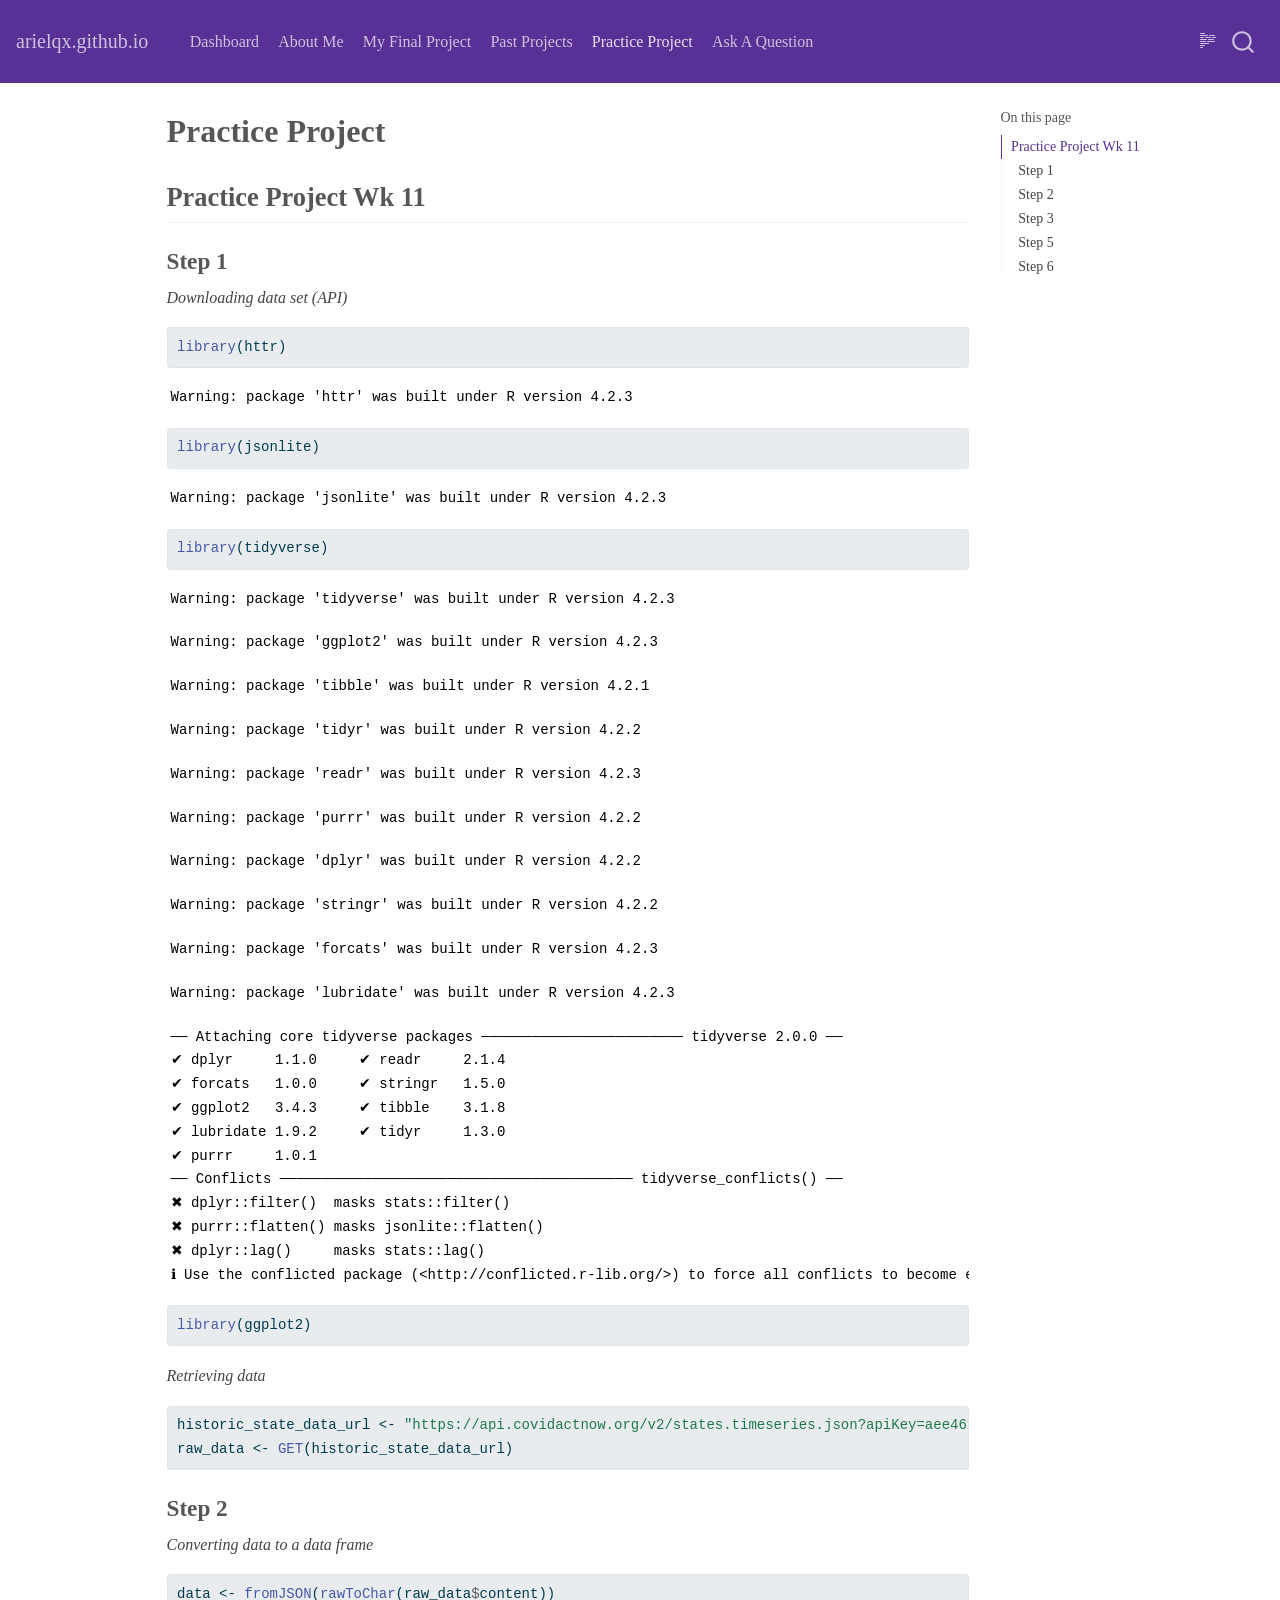
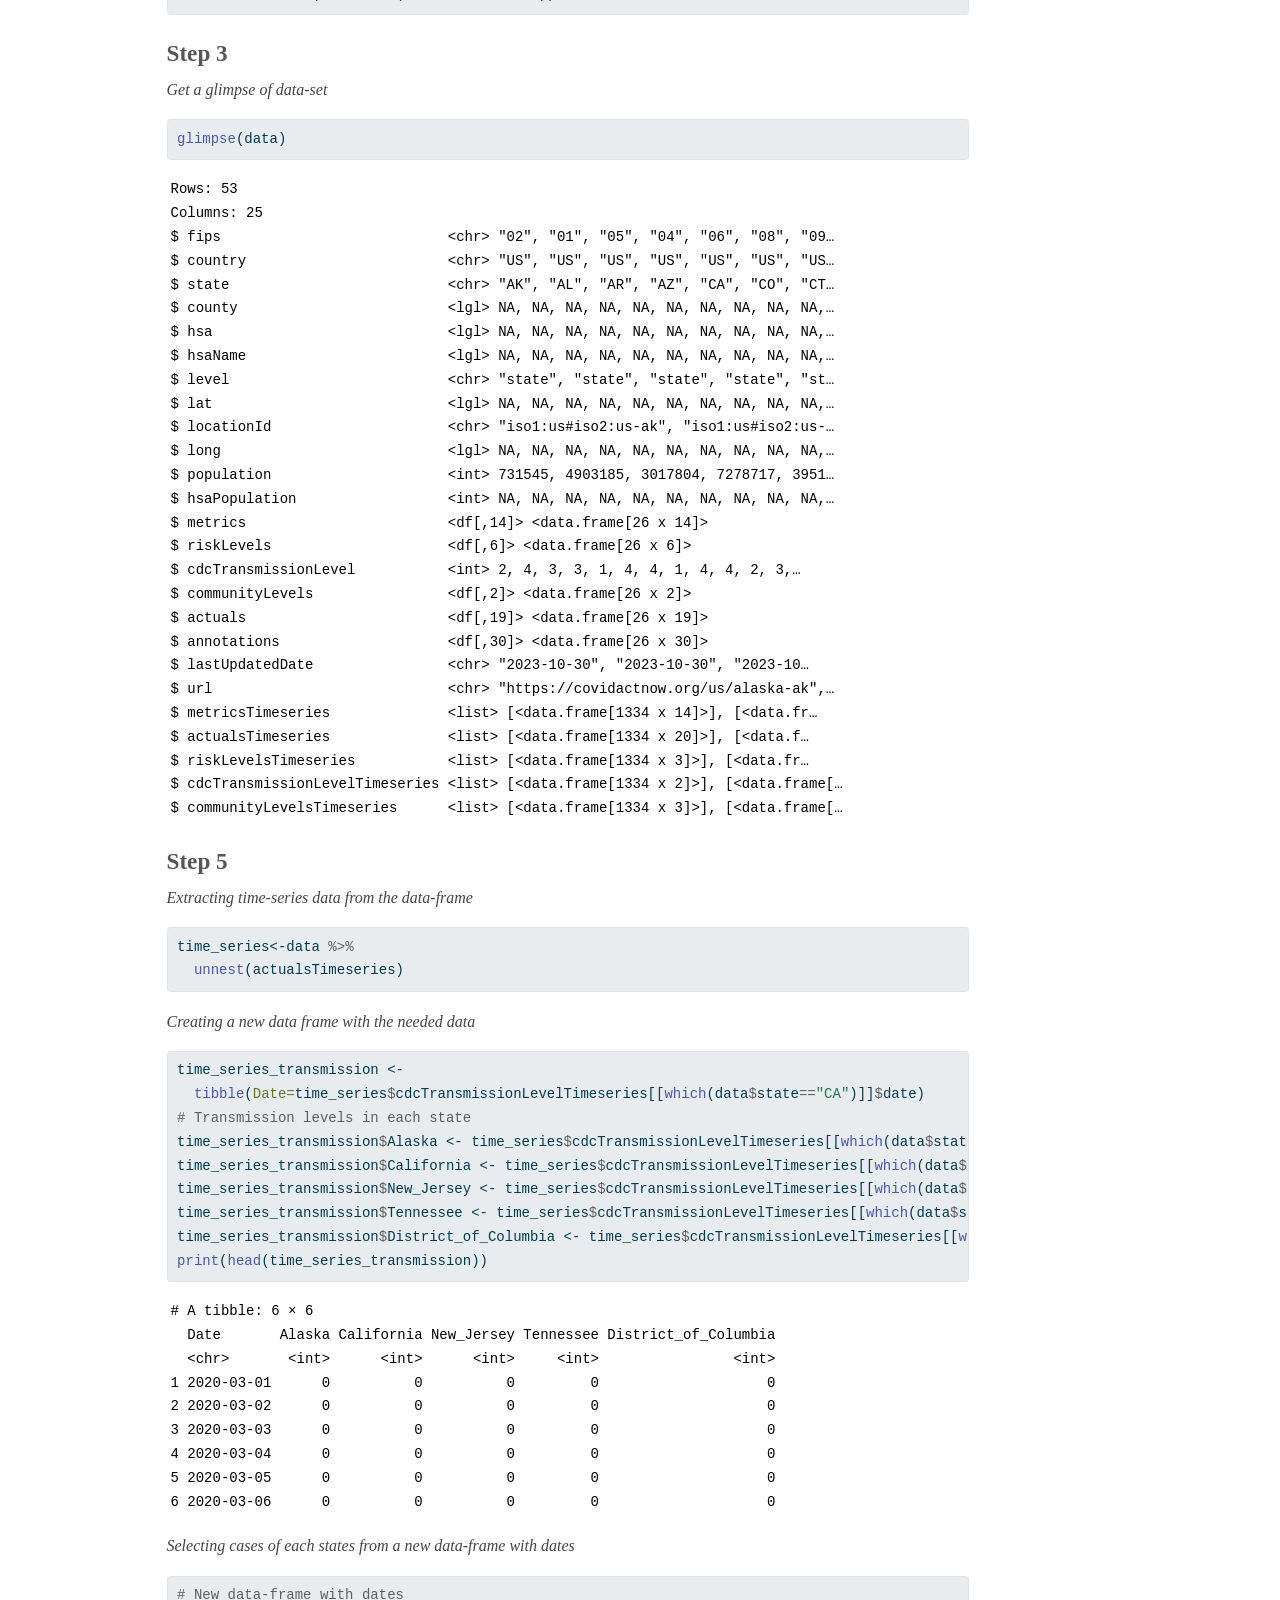
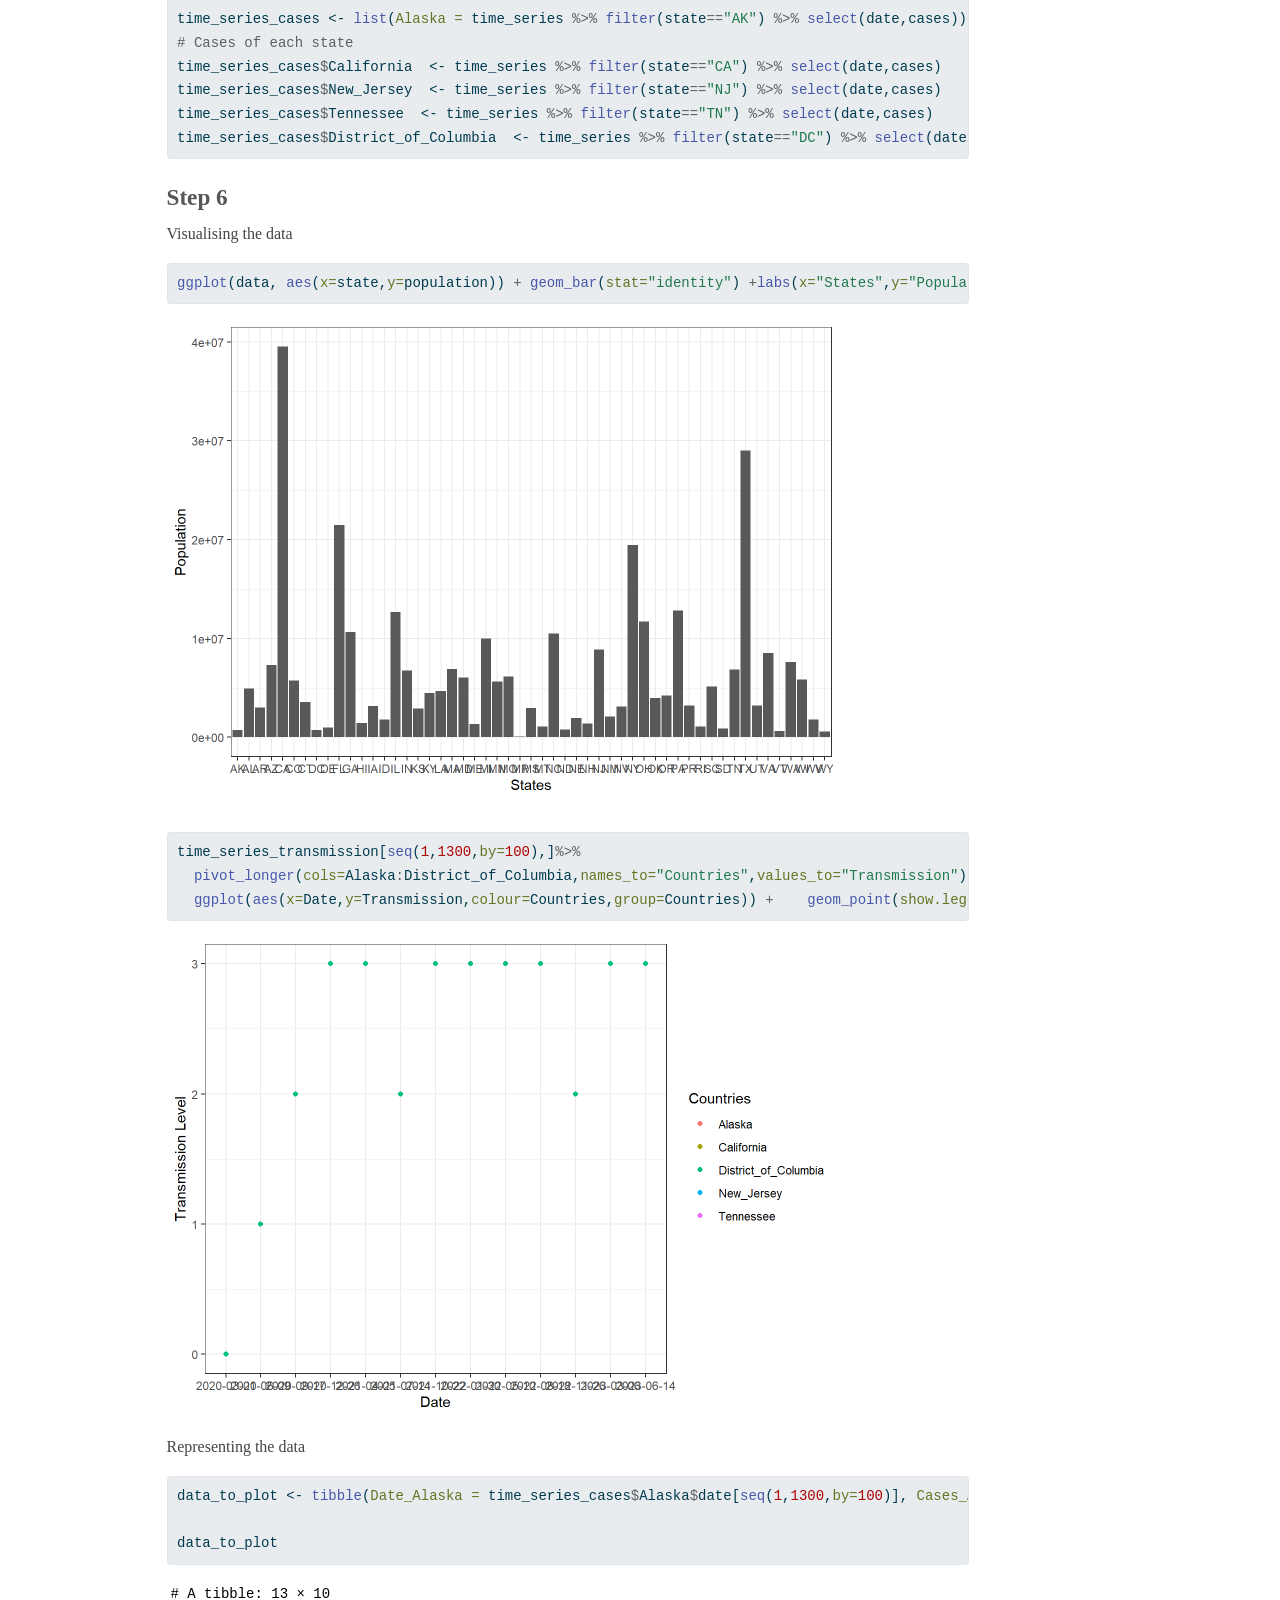
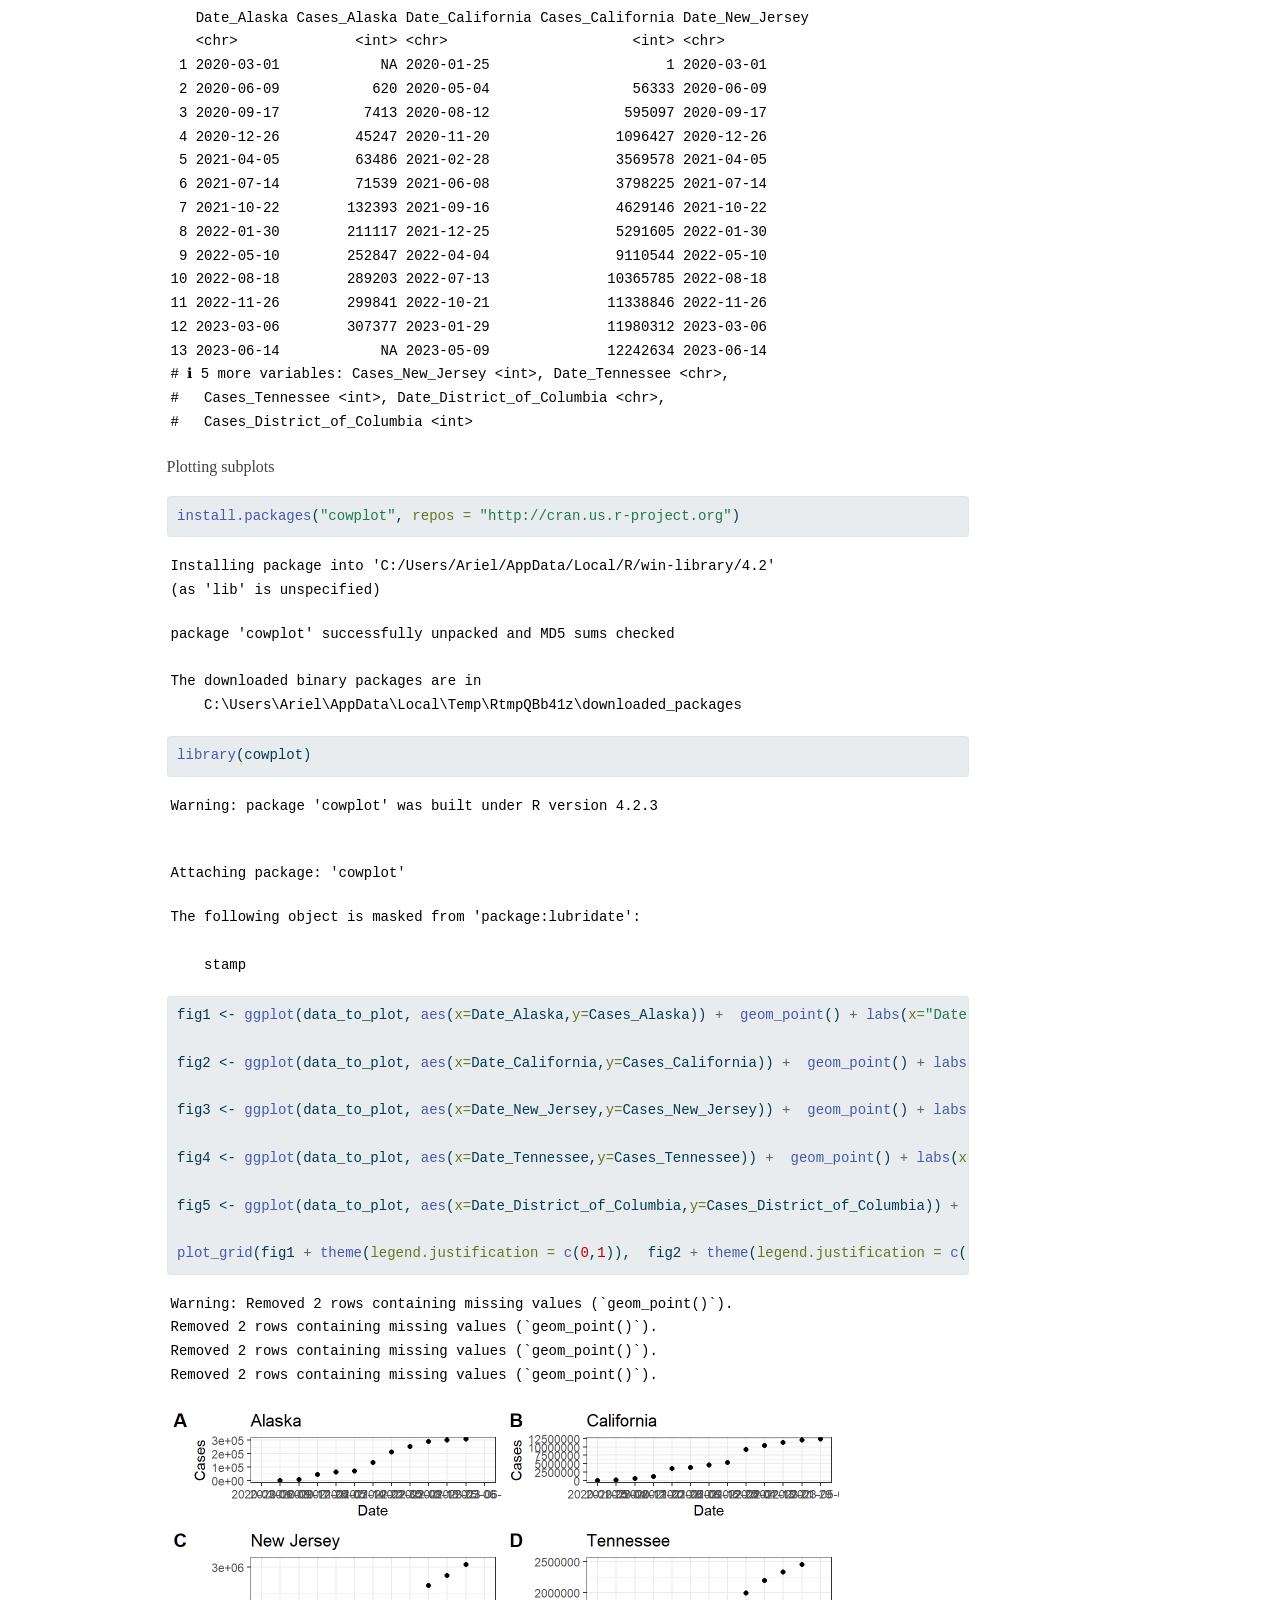
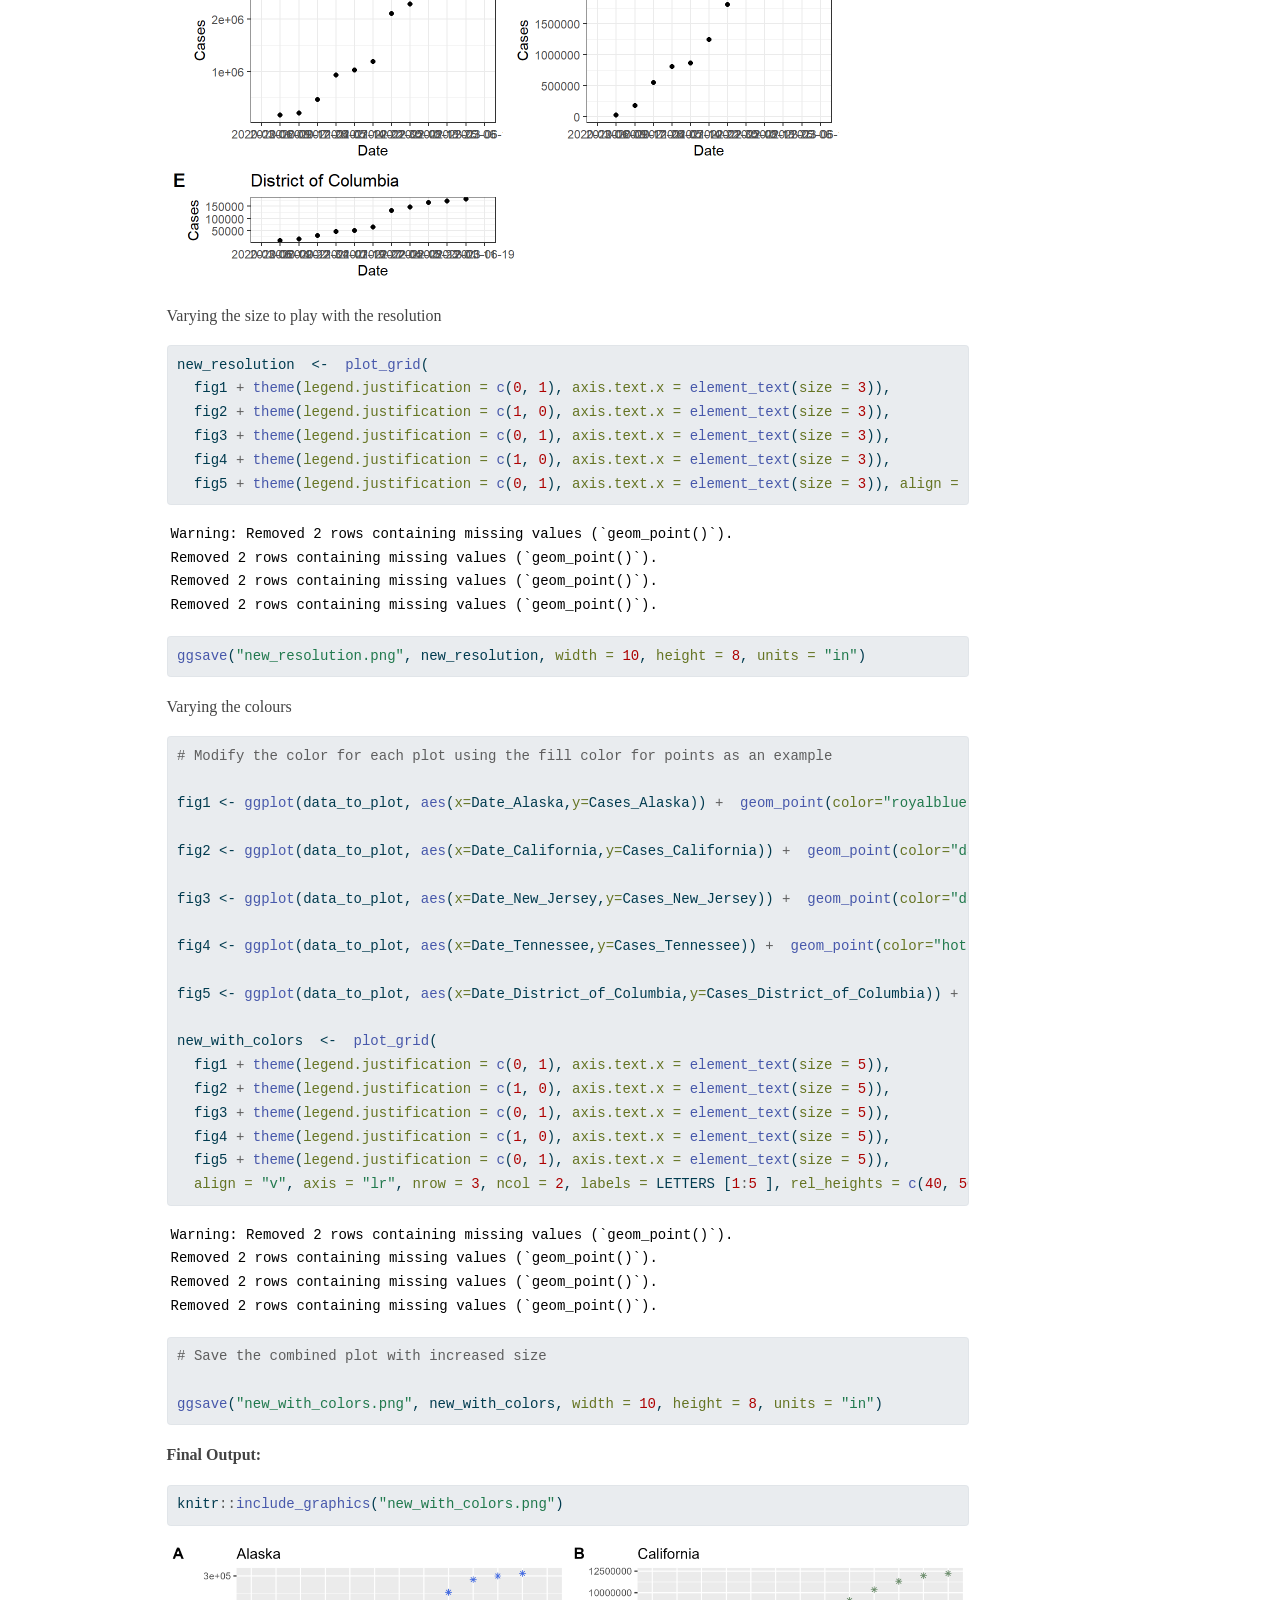
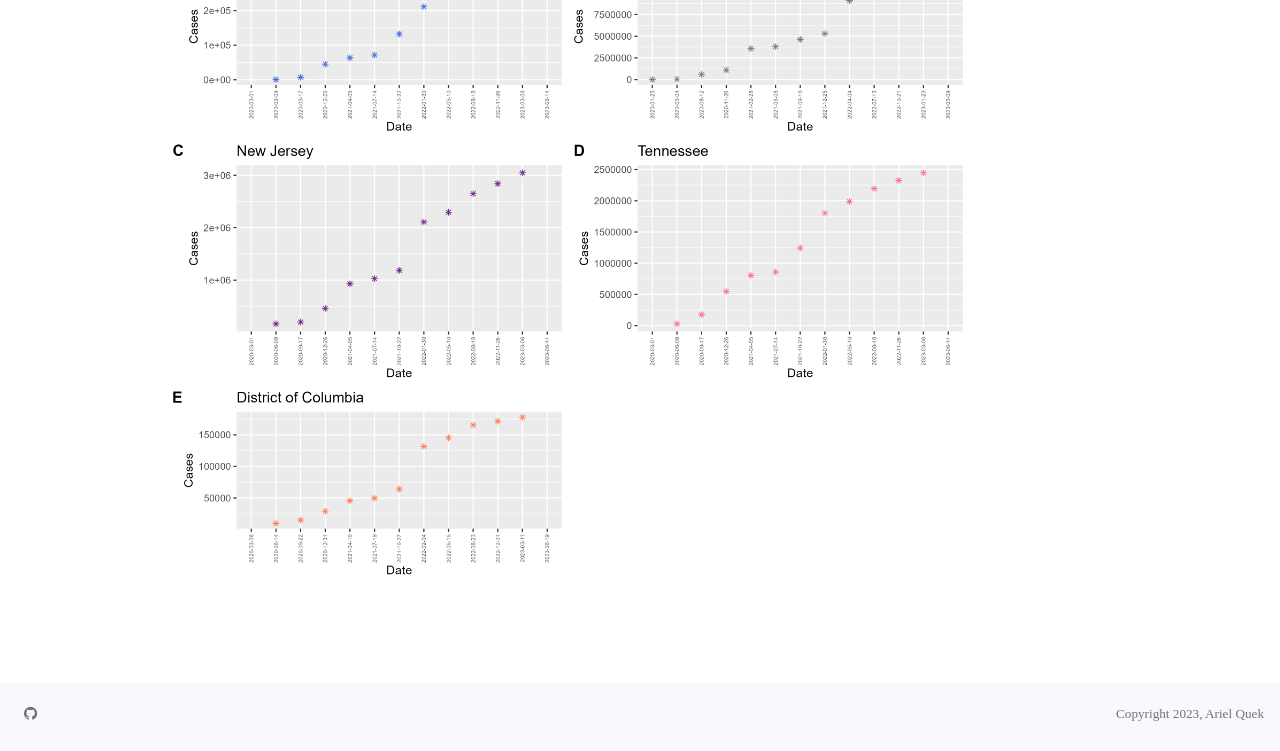
<file: docs/practice.html>
<!DOCTYPE html>
<html xmlns="http://www.w3.org/1999/xhtml" lang="en" xml:lang="en"><head>

<meta charset="utf-8">
<meta name="generator" content="quarto-1.3.353">

<meta name="viewport" content="width=device-width, initial-scale=1.0, user-scalable=yes">


<title>arielqx.github.io - Practice Project</title>
<style>
code{white-space: pre-wrap;}
span.smallcaps{font-variant: small-caps;}
div.columns{display: flex; gap: min(4vw, 1.5em);}
div.column{flex: auto; overflow-x: auto;}
div.hanging-indent{margin-left: 1.5em; text-indent: -1.5em;}
ul.task-list{list-style: none;}
ul.task-list li input[type="checkbox"] {
  width: 0.8em;
  margin: 0 0.8em 0.2em -1em; /* quarto-specific, see https://github.com/quarto-dev/quarto-cli/issues/4556 */ 
  vertical-align: middle;
}
/* CSS for syntax highlighting */
pre > code.sourceCode { white-space: pre; position: relative; }
pre > code.sourceCode > span { display: inline-block; line-height: 1.25; }
pre > code.sourceCode > span:empty { height: 1.2em; }
.sourceCode { overflow: visible; }
code.sourceCode > span { color: inherit; text-decoration: inherit; }
div.sourceCode { margin: 1em 0; }
pre.sourceCode { margin: 0; }
@media screen {
div.sourceCode { overflow: auto; }
}
@media print {
pre > code.sourceCode { white-space: pre-wrap; }
pre > code.sourceCode > span { text-indent: -5em; padding-left: 5em; }
}
pre.numberSource code
  { counter-reset: source-line 0; }
pre.numberSource code > span
  { position: relative; left: -4em; counter-increment: source-line; }
pre.numberSource code > span > a:first-child::before
  { content: counter(source-line);
    position: relative; left: -1em; text-align: right; vertical-align: baseline;
    border: none; display: inline-block;
    -webkit-touch-callout: none; -webkit-user-select: none;
    -khtml-user-select: none; -moz-user-select: none;
    -ms-user-select: none; user-select: none;
    padding: 0 4px; width: 4em;
  }
pre.numberSource { margin-left: 3em;  padding-left: 4px; }
div.sourceCode
  {   }
@media screen {
pre > code.sourceCode > span > a:first-child::before { text-decoration: underline; }
}
</style>


<script src="site_libs/quarto-nav/quarto-nav.js"></script>
<script src="site_libs/quarto-nav/headroom.min.js"></script>
<script src="site_libs/clipboard/clipboard.min.js"></script>
<script src="site_libs/quarto-search/autocomplete.umd.js"></script>
<script src="site_libs/quarto-search/fuse.min.js"></script>
<script src="site_libs/quarto-search/quarto-search.js"></script>
<meta name="quarto:offset" content="./">
<script src="site_libs/quarto-html/quarto.js"></script>
<script src="site_libs/quarto-html/popper.min.js"></script>
<script src="site_libs/quarto-html/tippy.umd.min.js"></script>
<script src="site_libs/quarto-html/anchor.min.js"></script>
<link href="site_libs/quarto-html/tippy.css" rel="stylesheet">
<link href="site_libs/quarto-html/quarto-syntax-highlighting.css" rel="stylesheet" id="quarto-text-highlighting-styles">
<script src="site_libs/bootstrap/bootstrap.min.js"></script>
<link href="site_libs/bootstrap/bootstrap-icons.css" rel="stylesheet">
<link href="site_libs/bootstrap/bootstrap.min.css" rel="stylesheet" id="quarto-bootstrap" data-mode="light">
<script id="quarto-search-options" type="application/json">{
  "location": "navbar",
  "copy-button": false,
  "collapse-after": 3,
  "panel-placement": "end",
  "type": "overlay",
  "limit": 20,
  "language": {
    "search-no-results-text": "No results",
    "search-matching-documents-text": "matching documents",
    "search-copy-link-title": "Copy link to search",
    "search-hide-matches-text": "Hide additional matches",
    "search-more-match-text": "more match in this document",
    "search-more-matches-text": "more matches in this document",
    "search-clear-button-title": "Clear",
    "search-detached-cancel-button-title": "Cancel",
    "search-submit-button-title": "Submit"
  }
}</script>


<link rel="stylesheet" href="styles.css">
</head>

<body class="nav-fixed">

<div id="quarto-search-results"></div>
  <header id="quarto-header" class="headroom fixed-top">
    <nav class="navbar navbar-expand-lg navbar-dark ">
      <div class="navbar-container container-fluid">
      <div class="navbar-brand-container">
    <a class="navbar-brand" href="./index.html">
    <span class="navbar-title">arielqx.github.io</span>
    </a>
  </div>
            <div id="quarto-search" class="" title="Search"></div>
          <button class="navbar-toggler" type="button" data-bs-toggle="collapse" data-bs-target="#navbarCollapse" aria-controls="navbarCollapse" aria-expanded="false" aria-label="Toggle navigation" onclick="if (window.quartoToggleHeadroom) { window.quartoToggleHeadroom(); }">
  <span class="navbar-toggler-icon"></span>
</button>
          <div class="collapse navbar-collapse" id="navbarCollapse">
            <ul class="navbar-nav navbar-nav-scroll me-auto">
  <li class="nav-item">
    <a class="nav-link" href="./index.html" rel="" target="">
 <span class="menu-text">Dashboard</span></a>
  </li>  
  <li class="nav-item">
    <a class="nav-link" href="./about.html" rel="" target="">
 <span class="menu-text">About Me</span></a>
  </li>  
  <li class="nav-item">
    <a class="nav-link" href="./project.html" rel="" target="">
 <span class="menu-text">My Final Project</span></a>
  </li>  
  <li class="nav-item">
    <a class="nav-link" href="./past projects.html" rel="" target="">
 <span class="menu-text">Past Projects</span></a>
  </li>  
  <li class="nav-item">
    <a class="nav-link active" href="./practice.html" rel="" target="" aria-current="page">
 <span class="menu-text">Practice Project</span></a>
  </li>  
  <li class="nav-item">
    <a class="nav-link" href="./question.html" rel="" target="">
 <span class="menu-text">Ask A Question</span></a>
  </li>  
</ul>
            <div class="quarto-navbar-tools ms-auto">
  <a href="" class="quarto-reader-toggle quarto-navigation-tool px-1" onclick="window.quartoToggleReader(); return false;" title="Toggle reader mode">
  <div class="quarto-reader-toggle-btn">
  <i class="bi"></i>
  </div>
</a>
</div>
          </div> <!-- /navcollapse -->
      </div> <!-- /container-fluid -->
    </nav>
</header>
<!-- content -->
<div id="quarto-content" class="quarto-container page-columns page-rows-contents page-layout-article page-navbar">
<!-- sidebar -->
<!-- margin-sidebar -->
    <div id="quarto-margin-sidebar" class="sidebar margin-sidebar">
        <nav id="TOC" role="doc-toc" class="toc-active">
    <h2 id="toc-title">On this page</h2>
   
  <ul>
  <li><a href="#practice-project-wk-11" id="toc-practice-project-wk-11" class="nav-link active" data-scroll-target="#practice-project-wk-11">Practice Project Wk 11</a>
  <ul class="collapse">
  <li><a href="#step-1" id="toc-step-1" class="nav-link" data-scroll-target="#step-1">Step 1</a></li>
  <li><a href="#step-2" id="toc-step-2" class="nav-link" data-scroll-target="#step-2">Step 2</a></li>
  <li><a href="#step-3" id="toc-step-3" class="nav-link" data-scroll-target="#step-3">Step 3</a></li>
  <li><a href="#step-5" id="toc-step-5" class="nav-link" data-scroll-target="#step-5">Step 5</a></li>
  <li><a href="#step-6" id="toc-step-6" class="nav-link" data-scroll-target="#step-6">Step 6</a></li>
  </ul></li>
  </ul>
</nav>
    </div>
<!-- main -->
<main class="content" id="quarto-document-content">

<header id="title-block-header" class="quarto-title-block default">
<div class="quarto-title">
<h1 class="title">Practice Project</h1>
</div>



<div class="quarto-title-meta">

    
  
    
  </div>
  

</header>

<section id="practice-project-wk-11" class="level2">
<h2 class="anchored" data-anchor-id="practice-project-wk-11">Practice Project Wk 11</h2>
<section id="step-1" class="level3">
<h3 class="anchored" data-anchor-id="step-1">Step 1</h3>
<p><em>Downloading data set (API)</em></p>
<div class="cell">
<div class="sourceCode cell-code" id="cb1"><pre class="sourceCode r code-with-copy"><code class="sourceCode r"><span id="cb1-1"><a href="#cb1-1" aria-hidden="true" tabindex="-1"></a><span class="fu">library</span>(httr)</span></code><button title="Copy to Clipboard" class="code-copy-button"><i class="bi"></i></button></pre></div>
<div class="cell-output cell-output-stderr">
<pre><code>Warning: package 'httr' was built under R version 4.2.3</code></pre>
</div>
<div class="sourceCode cell-code" id="cb3"><pre class="sourceCode r code-with-copy"><code class="sourceCode r"><span id="cb3-1"><a href="#cb3-1" aria-hidden="true" tabindex="-1"></a><span class="fu">library</span>(jsonlite) </span></code><button title="Copy to Clipboard" class="code-copy-button"><i class="bi"></i></button></pre></div>
<div class="cell-output cell-output-stderr">
<pre><code>Warning: package 'jsonlite' was built under R version 4.2.3</code></pre>
</div>
<div class="sourceCode cell-code" id="cb5"><pre class="sourceCode r code-with-copy"><code class="sourceCode r"><span id="cb5-1"><a href="#cb5-1" aria-hidden="true" tabindex="-1"></a><span class="fu">library</span>(tidyverse)</span></code><button title="Copy to Clipboard" class="code-copy-button"><i class="bi"></i></button></pre></div>
<div class="cell-output cell-output-stderr">
<pre><code>Warning: package 'tidyverse' was built under R version 4.2.3</code></pre>
</div>
<div class="cell-output cell-output-stderr">
<pre><code>Warning: package 'ggplot2' was built under R version 4.2.3</code></pre>
</div>
<div class="cell-output cell-output-stderr">
<pre><code>Warning: package 'tibble' was built under R version 4.2.1</code></pre>
</div>
<div class="cell-output cell-output-stderr">
<pre><code>Warning: package 'tidyr' was built under R version 4.2.2</code></pre>
</div>
<div class="cell-output cell-output-stderr">
<pre><code>Warning: package 'readr' was built under R version 4.2.3</code></pre>
</div>
<div class="cell-output cell-output-stderr">
<pre><code>Warning: package 'purrr' was built under R version 4.2.2</code></pre>
</div>
<div class="cell-output cell-output-stderr">
<pre><code>Warning: package 'dplyr' was built under R version 4.2.2</code></pre>
</div>
<div class="cell-output cell-output-stderr">
<pre><code>Warning: package 'stringr' was built under R version 4.2.2</code></pre>
</div>
<div class="cell-output cell-output-stderr">
<pre><code>Warning: package 'forcats' was built under R version 4.2.3</code></pre>
</div>
<div class="cell-output cell-output-stderr">
<pre><code>Warning: package 'lubridate' was built under R version 4.2.3</code></pre>
</div>
<div class="cell-output cell-output-stderr">
<pre><code>── Attaching core tidyverse packages ──────────────────────── tidyverse 2.0.0 ──
✔ dplyr     1.1.0     ✔ readr     2.1.4
✔ forcats   1.0.0     ✔ stringr   1.5.0
✔ ggplot2   3.4.3     ✔ tibble    3.1.8
✔ lubridate 1.9.2     ✔ tidyr     1.3.0
✔ purrr     1.0.1     
── Conflicts ────────────────────────────────────────── tidyverse_conflicts() ──
✖ dplyr::filter()  masks stats::filter()
✖ purrr::flatten() masks jsonlite::flatten()
✖ dplyr::lag()     masks stats::lag()
ℹ Use the conflicted package (&lt;http://conflicted.r-lib.org/&gt;) to force all conflicts to become errors</code></pre>
</div>
<div class="sourceCode cell-code" id="cb17"><pre class="sourceCode r code-with-copy"><code class="sourceCode r"><span id="cb17-1"><a href="#cb17-1" aria-hidden="true" tabindex="-1"></a><span class="fu">library</span>(ggplot2)</span></code><button title="Copy to Clipboard" class="code-copy-button"><i class="bi"></i></button></pre></div>
</div>
<p><em>Retrieving data</em></p>
<div class="cell">
<div class="sourceCode cell-code" id="cb18"><pre class="sourceCode r code-with-copy"><code class="sourceCode r"><span id="cb18-1"><a href="#cb18-1" aria-hidden="true" tabindex="-1"></a>historic_state_data_url <span class="ot">&lt;-</span> <span class="st">"https://api.covidactnow.org/v2/states.timeseries.json?apiKey=aee461090f09499f86335e3630089532"</span>  </span>
<span id="cb18-2"><a href="#cb18-2" aria-hidden="true" tabindex="-1"></a>raw_data <span class="ot">&lt;-</span> <span class="fu">GET</span>(historic_state_data_url) </span></code><button title="Copy to Clipboard" class="code-copy-button"><i class="bi"></i></button></pre></div>
</div>
</section>
<section id="step-2" class="level3">
<h3 class="anchored" data-anchor-id="step-2">Step 2</h3>
<p><em>Converting data to a data frame</em></p>
<div class="cell">
<div class="sourceCode cell-code" id="cb19"><pre class="sourceCode r code-with-copy"><code class="sourceCode r"><span id="cb19-1"><a href="#cb19-1" aria-hidden="true" tabindex="-1"></a>data <span class="ot">&lt;-</span> <span class="fu">fromJSON</span>(<span class="fu">rawToChar</span>(raw_data<span class="sc">$</span>content))</span></code><button title="Copy to Clipboard" class="code-copy-button"><i class="bi"></i></button></pre></div>
</div>
</section>
<section id="step-3" class="level3">
<h3 class="anchored" data-anchor-id="step-3">Step 3</h3>
<p><em>Get a glimpse of data-set</em></p>
<div class="cell">
<div class="sourceCode cell-code" id="cb20"><pre class="sourceCode r code-with-copy"><code class="sourceCode r"><span id="cb20-1"><a href="#cb20-1" aria-hidden="true" tabindex="-1"></a><span class="fu">glimpse</span>(data)</span></code><button title="Copy to Clipboard" class="code-copy-button"><i class="bi"></i></button></pre></div>
<div class="cell-output cell-output-stdout">
<pre><code>Rows: 53
Columns: 25
$ fips                           &lt;chr&gt; "02", "01", "05", "04", "06", "08", "09…
$ country                        &lt;chr&gt; "US", "US", "US", "US", "US", "US", "US…
$ state                          &lt;chr&gt; "AK", "AL", "AR", "AZ", "CA", "CO", "CT…
$ county                         &lt;lgl&gt; NA, NA, NA, NA, NA, NA, NA, NA, NA, NA,…
$ hsa                            &lt;lgl&gt; NA, NA, NA, NA, NA, NA, NA, NA, NA, NA,…
$ hsaName                        &lt;lgl&gt; NA, NA, NA, NA, NA, NA, NA, NA, NA, NA,…
$ level                          &lt;chr&gt; "state", "state", "state", "state", "st…
$ lat                            &lt;lgl&gt; NA, NA, NA, NA, NA, NA, NA, NA, NA, NA,…
$ locationId                     &lt;chr&gt; "iso1:us#iso2:us-ak", "iso1:us#iso2:us-…
$ long                           &lt;lgl&gt; NA, NA, NA, NA, NA, NA, NA, NA, NA, NA,…
$ population                     &lt;int&gt; 731545, 4903185, 3017804, 7278717, 3951…
$ hsaPopulation                  &lt;int&gt; NA, NA, NA, NA, NA, NA, NA, NA, NA, NA,…
$ metrics                        &lt;df[,14]&gt; &lt;data.frame[26 x 14]&gt;
$ riskLevels                     &lt;df[,6]&gt; &lt;data.frame[26 x 6]&gt;
$ cdcTransmissionLevel           &lt;int&gt; 2, 4, 3, 3, 1, 4, 4, 1, 4, 4, 2, 3,…
$ communityLevels                &lt;df[,2]&gt; &lt;data.frame[26 x 2]&gt;
$ actuals                        &lt;df[,19]&gt; &lt;data.frame[26 x 19]&gt;
$ annotations                    &lt;df[,30]&gt; &lt;data.frame[26 x 30]&gt;
$ lastUpdatedDate                &lt;chr&gt; "2023-10-30", "2023-10-30", "2023-10…
$ url                            &lt;chr&gt; "https://covidactnow.org/us/alaska-ak",…
$ metricsTimeseries              &lt;list&gt; [&lt;data.frame[1334 x 14]&gt;], [&lt;data.fr…
$ actualsTimeseries              &lt;list&gt; [&lt;data.frame[1334 x 20]&gt;], [&lt;data.f…
$ riskLevelsTimeseries           &lt;list&gt; [&lt;data.frame[1334 x 3]&gt;], [&lt;data.fr…
$ cdcTransmissionLevelTimeseries &lt;list&gt; [&lt;data.frame[1334 x 2]&gt;], [&lt;data.frame[…
$ communityLevelsTimeseries      &lt;list&gt; [&lt;data.frame[1334 x 3]&gt;], [&lt;data.frame[…</code></pre>
</div>
</div>
</section>
<section id="step-5" class="level3">
<h3 class="anchored" data-anchor-id="step-5">Step 5</h3>
<p><em>Extracting time-series data from the data-frame</em></p>
<div class="cell">
<div class="sourceCode cell-code" id="cb22"><pre class="sourceCode r code-with-copy"><code class="sourceCode r"><span id="cb22-1"><a href="#cb22-1" aria-hidden="true" tabindex="-1"></a>time_series<span class="ot">&lt;-</span>data <span class="sc">%&gt;%</span> </span>
<span id="cb22-2"><a href="#cb22-2" aria-hidden="true" tabindex="-1"></a>  <span class="fu">unnest</span>(actualsTimeseries)</span></code><button title="Copy to Clipboard" class="code-copy-button"><i class="bi"></i></button></pre></div>
</div>
<p><em>Creating a new data frame with the needed data</em></p>
<div class="cell">
<div class="sourceCode cell-code" id="cb23"><pre class="sourceCode r code-with-copy"><code class="sourceCode r"><span id="cb23-1"><a href="#cb23-1" aria-hidden="true" tabindex="-1"></a>time_series_transmission <span class="ot">&lt;-</span> </span>
<span id="cb23-2"><a href="#cb23-2" aria-hidden="true" tabindex="-1"></a>  <span class="fu">tibble</span>(<span class="at">Date=</span>time_series<span class="sc">$</span>cdcTransmissionLevelTimeseries[[<span class="fu">which</span>(data<span class="sc">$</span>state<span class="sc">==</span><span class="st">"CA"</span>)]]<span class="sc">$</span>date)  </span>
<span id="cb23-3"><a href="#cb23-3" aria-hidden="true" tabindex="-1"></a><span class="co"># Transmission levels in each state </span></span>
<span id="cb23-4"><a href="#cb23-4" aria-hidden="true" tabindex="-1"></a>time_series_transmission<span class="sc">$</span>Alaska <span class="ot">&lt;-</span> time_series<span class="sc">$</span>cdcTransmissionLevelTimeseries[[<span class="fu">which</span>(data<span class="sc">$</span>state<span class="sc">==</span><span class="st">"AK"</span>)]]<span class="sc">$</span>cdcTransmissionLevel  </span>
<span id="cb23-5"><a href="#cb23-5" aria-hidden="true" tabindex="-1"></a>time_series_transmission<span class="sc">$</span>California <span class="ot">&lt;-</span> time_series<span class="sc">$</span>cdcTransmissionLevelTimeseries[[<span class="fu">which</span>(data<span class="sc">$</span>state<span class="sc">==</span><span class="st">"CA"</span>)]]<span class="sc">$</span>cdcTransmissionLevel  </span>
<span id="cb23-6"><a href="#cb23-6" aria-hidden="true" tabindex="-1"></a>time_series_transmission<span class="sc">$</span>New_Jersey <span class="ot">&lt;-</span> time_series<span class="sc">$</span>cdcTransmissionLevelTimeseries[[<span class="fu">which</span>(data<span class="sc">$</span>state<span class="sc">==</span><span class="st">"NJ"</span>)]]<span class="sc">$</span>cdcTransmissionLevel  </span>
<span id="cb23-7"><a href="#cb23-7" aria-hidden="true" tabindex="-1"></a>time_series_transmission<span class="sc">$</span>Tennessee <span class="ot">&lt;-</span> time_series<span class="sc">$</span>cdcTransmissionLevelTimeseries[[<span class="fu">which</span>(data<span class="sc">$</span>state<span class="sc">==</span><span class="st">"TN"</span>)]]<span class="sc">$</span>cdcTransmissionLevel  </span>
<span id="cb23-8"><a href="#cb23-8" aria-hidden="true" tabindex="-1"></a>time_series_transmission<span class="sc">$</span>District_of_Columbia <span class="ot">&lt;-</span> time_series<span class="sc">$</span>cdcTransmissionLevelTimeseries[[<span class="fu">which</span>(data<span class="sc">$</span>state<span class="sc">==</span><span class="st">"DC"</span>)]]<span class="sc">$</span>cdcTransmissionLevel  </span>
<span id="cb23-9"><a href="#cb23-9" aria-hidden="true" tabindex="-1"></a><span class="fu">print</span>(<span class="fu">head</span>(time_series_transmission))</span></code><button title="Copy to Clipboard" class="code-copy-button"><i class="bi"></i></button></pre></div>
<div class="cell-output cell-output-stdout">
<pre><code># A tibble: 6 × 6
  Date       Alaska California New_Jersey Tennessee District_of_Columbia
  &lt;chr&gt;       &lt;int&gt;      &lt;int&gt;      &lt;int&gt;     &lt;int&gt;                &lt;int&gt;
1 2020-03-01      0          0          0         0                    0
2 2020-03-02      0          0          0         0                    0
3 2020-03-03      0          0          0         0                    0
4 2020-03-04      0          0          0         0                    0
5 2020-03-05      0          0          0         0                    0
6 2020-03-06      0          0          0         0                    0</code></pre>
</div>
</div>
<p><em>Selecting cases of each states from a new data-frame with dates</em></p>
<div class="cell">
<div class="sourceCode cell-code" id="cb25"><pre class="sourceCode r code-with-copy"><code class="sourceCode r"><span id="cb25-1"><a href="#cb25-1" aria-hidden="true" tabindex="-1"></a><span class="co"># New data-frame with dates  </span></span>
<span id="cb25-2"><a href="#cb25-2" aria-hidden="true" tabindex="-1"></a>time_series_cases <span class="ot">&lt;-</span> <span class="fu">list</span>(<span class="at">Alaska =</span> time_series <span class="sc">%&gt;%</span> <span class="fu">filter</span>(state<span class="sc">==</span><span class="st">"AK"</span>) <span class="sc">%&gt;%</span> <span class="fu">select</span>(date,cases))   </span>
<span id="cb25-3"><a href="#cb25-3" aria-hidden="true" tabindex="-1"></a><span class="co"># Cases of each state  </span></span>
<span id="cb25-4"><a href="#cb25-4" aria-hidden="true" tabindex="-1"></a>time_series_cases<span class="sc">$</span>California  <span class="ot">&lt;-</span> time_series <span class="sc">%&gt;%</span> <span class="fu">filter</span>(state<span class="sc">==</span><span class="st">"CA"</span>) <span class="sc">%&gt;%</span> <span class="fu">select</span>(date,cases)  </span>
<span id="cb25-5"><a href="#cb25-5" aria-hidden="true" tabindex="-1"></a>time_series_cases<span class="sc">$</span>New_Jersey  <span class="ot">&lt;-</span> time_series <span class="sc">%&gt;%</span> <span class="fu">filter</span>(state<span class="sc">==</span><span class="st">"NJ"</span>) <span class="sc">%&gt;%</span> <span class="fu">select</span>(date,cases)  </span>
<span id="cb25-6"><a href="#cb25-6" aria-hidden="true" tabindex="-1"></a>time_series_cases<span class="sc">$</span>Tennessee  <span class="ot">&lt;-</span> time_series <span class="sc">%&gt;%</span> <span class="fu">filter</span>(state<span class="sc">==</span><span class="st">"TN"</span>) <span class="sc">%&gt;%</span> <span class="fu">select</span>(date,cases)  </span>
<span id="cb25-7"><a href="#cb25-7" aria-hidden="true" tabindex="-1"></a>time_series_cases<span class="sc">$</span>District_of_Columbia  <span class="ot">&lt;-</span> time_series <span class="sc">%&gt;%</span> <span class="fu">filter</span>(state<span class="sc">==</span><span class="st">"DC"</span>) <span class="sc">%&gt;%</span> <span class="fu">select</span>(date,cases) </span></code><button title="Copy to Clipboard" class="code-copy-button"><i class="bi"></i></button></pre></div>
</div>
</section>
<section id="step-6" class="level3">
<h3 class="anchored" data-anchor-id="step-6">Step 6</h3>
<p>Visualising the data</p>
<div class="cell">
<div class="sourceCode cell-code" id="cb26"><pre class="sourceCode r code-with-copy"><code class="sourceCode r"><span id="cb26-1"><a href="#cb26-1" aria-hidden="true" tabindex="-1"></a><span class="fu">ggplot</span>(data, <span class="fu">aes</span>(<span class="at">x=</span>state,<span class="at">y=</span>population)) <span class="sc">+</span> <span class="fu">geom_bar</span>(<span class="at">stat=</span><span class="st">"identity"</span>) <span class="sc">+</span><span class="fu">labs</span>(<span class="at">x=</span><span class="st">"States"</span>,<span class="at">y=</span><span class="st">"Population"</span>) <span class="sc">+</span> <span class="fu">theme_bw</span>() </span></code><button title="Copy to Clipboard" class="code-copy-button"><i class="bi"></i></button></pre></div>
<div class="cell-output-display">
<p><img src="practice_files/figure-html/unnamed-chunk-8-1.png" class="img-fluid" width="672"></p>
</div>
</div>
<div class="cell">
<div class="sourceCode cell-code" id="cb27"><pre class="sourceCode r code-with-copy"><code class="sourceCode r"><span id="cb27-1"><a href="#cb27-1" aria-hidden="true" tabindex="-1"></a>time_series_transmission[<span class="fu">seq</span>(<span class="dv">1</span>,<span class="dv">1300</span>,<span class="at">by=</span><span class="dv">100</span>),]<span class="sc">%&gt;%</span> </span>
<span id="cb27-2"><a href="#cb27-2" aria-hidden="true" tabindex="-1"></a>  <span class="fu">pivot_longer</span>(<span class="at">cols=</span>Alaska<span class="sc">:</span>District_of_Columbia,<span class="at">names_to=</span><span class="st">"Countries"</span>,<span class="at">values_to=</span><span class="st">"Transmission"</span>) <span class="sc">%&gt;%</span></span>
<span id="cb27-3"><a href="#cb27-3" aria-hidden="true" tabindex="-1"></a>  <span class="fu">ggplot</span>(<span class="fu">aes</span>(<span class="at">x=</span>Date,<span class="at">y=</span>Transmission,<span class="at">colour=</span>Countries,<span class="at">group=</span>Countries)) <span class="sc">+</span>    <span class="fu">geom_point</span>(<span class="at">show.legend=</span><span class="cn">TRUE</span>) <span class="sc">+</span> <span class="fu">labs</span>(<span class="at">x=</span><span class="st">"Date"</span>,<span class="at">y=</span><span class="st">"Transmission Level"</span>) <span class="sc">+</span> <span class="fu">theme_bw</span>()</span></code><button title="Copy to Clipboard" class="code-copy-button"><i class="bi"></i></button></pre></div>
<div class="cell-output-display">
<p><img src="practice_files/figure-html/unnamed-chunk-9-1.png" class="img-fluid" width="672"></p>
</div>
</div>
<p>Representing the data</p>
<div class="cell">
<div class="sourceCode cell-code" id="cb28"><pre class="sourceCode r code-with-copy"><code class="sourceCode r"><span id="cb28-1"><a href="#cb28-1" aria-hidden="true" tabindex="-1"></a>data_to_plot <span class="ot">&lt;-</span> <span class="fu">tibble</span>(<span class="at">Date_Alaska =</span> time_series_cases<span class="sc">$</span>Alaska<span class="sc">$</span>date[<span class="fu">seq</span>(<span class="dv">1</span>,<span class="dv">1300</span>,<span class="at">by=</span><span class="dv">100</span>)], <span class="at">Cases_Alaska =</span> time_series_cases<span class="sc">$</span>Alaska<span class="sc">$</span>cases[<span class="fu">seq</span>(<span class="dv">1</span>,<span class="dv">1300</span>,<span class="at">by=</span><span class="dv">100</span>)],<span class="at">Date_California =</span> time_series_cases<span class="sc">$</span>California<span class="sc">$</span>date[<span class="fu">seq</span>(<span class="dv">1</span>,<span class="dv">1300</span>,<span class="at">by=</span><span class="dv">100</span>)],<span class="at">Cases_California =</span> time_series_cases<span class="sc">$</span>California<span class="sc">$</span>cases[<span class="fu">seq</span>(<span class="dv">1</span>,<span class="dv">1300</span>,<span class="at">by=</span><span class="dv">100</span>)],<span class="at">Date_New_Jersey =</span> time_series_cases<span class="sc">$</span>New_Jersey<span class="sc">$</span>date[<span class="fu">seq</span>(<span class="dv">1</span>,<span class="dv">1300</span>,<span class="at">by=</span><span class="dv">100</span>)],<span class="at">Cases_New_Jersey =</span> time_series_cases<span class="sc">$</span>New_Jersey<span class="sc">$</span>cases[<span class="fu">seq</span>(<span class="dv">1</span>,<span class="dv">1300</span>,<span class="at">by=</span><span class="dv">100</span>)],        <span class="at">Date_Tennessee =</span> time_series_cases<span class="sc">$</span>Tennessee<span class="sc">$</span>date[<span class="fu">seq</span>(<span class="dv">1</span>,<span class="dv">1300</span>,<span class="at">by=</span><span class="dv">100</span>)],      <span class="at">Cases_Tennessee =</span> time_series_cases<span class="sc">$</span>Tennessee<span class="sc">$</span>cases[<span class="fu">seq</span>(<span class="dv">1</span>,<span class="dv">1300</span>,<span class="at">by=</span><span class="dv">100</span>)],           <span class="at">Date_District_of_Columbia =</span> time_series_cases<span class="sc">$</span>District_of_Columbia<span class="sc">$</span>date[<span class="fu">seq</span>(<span class="dv">1</span>,<span class="dv">1300</span>,<span class="at">by=</span><span class="dv">100</span>)],<span class="at">Cases_District_of_Columbia =</span> time_series_cases<span class="sc">$</span>District_of_Columbia<span class="sc">$</span>cases[<span class="fu">seq</span>(<span class="dv">1</span>,<span class="dv">1300</span>,<span class="at">by=</span><span class="dv">100</span>)])  </span>
<span id="cb28-2"><a href="#cb28-2" aria-hidden="true" tabindex="-1"></a></span>
<span id="cb28-3"><a href="#cb28-3" aria-hidden="true" tabindex="-1"></a>data_to_plot</span></code><button title="Copy to Clipboard" class="code-copy-button"><i class="bi"></i></button></pre></div>
<div class="cell-output cell-output-stdout">
<pre><code># A tibble: 13 × 10
   Date_Alaska Cases_Alaska Date_California Cases_California Date_New_Jersey
   &lt;chr&gt;              &lt;int&gt; &lt;chr&gt;                      &lt;int&gt; &lt;chr&gt;          
 1 2020-03-01            NA 2020-01-25                     1 2020-03-01     
 2 2020-06-09           620 2020-05-04                 56333 2020-06-09     
 3 2020-09-17          7413 2020-08-12                595097 2020-09-17     
 4 2020-12-26         45247 2020-11-20               1096427 2020-12-26     
 5 2021-04-05         63486 2021-02-28               3569578 2021-04-05     
 6 2021-07-14         71539 2021-06-08               3798225 2021-07-14     
 7 2021-10-22        132393 2021-09-16               4629146 2021-10-22     
 8 2022-01-30        211117 2021-12-25               5291605 2022-01-30     
 9 2022-05-10        252847 2022-04-04               9110544 2022-05-10     
10 2022-08-18        289203 2022-07-13              10365785 2022-08-18     
11 2022-11-26        299841 2022-10-21              11338846 2022-11-26     
12 2023-03-06        307377 2023-01-29              11980312 2023-03-06     
13 2023-06-14            NA 2023-05-09              12242634 2023-06-14     
# ℹ 5 more variables: Cases_New_Jersey &lt;int&gt;, Date_Tennessee &lt;chr&gt;,
#   Cases_Tennessee &lt;int&gt;, Date_District_of_Columbia &lt;chr&gt;,
#   Cases_District_of_Columbia &lt;int&gt;</code></pre>
</div>
</div>
<p>Plotting subplots</p>
<div class="cell">
<div class="sourceCode cell-code" id="cb30"><pre class="sourceCode r code-with-copy"><code class="sourceCode r"><span id="cb30-1"><a href="#cb30-1" aria-hidden="true" tabindex="-1"></a><span class="fu">install.packages</span>(<span class="st">"cowplot"</span>, <span class="at">repos =</span> <span class="st">"http://cran.us.r-project.org"</span>)  </span></code><button title="Copy to Clipboard" class="code-copy-button"><i class="bi"></i></button></pre></div>
<div class="cell-output cell-output-stderr">
<pre><code>Installing package into 'C:/Users/Ariel/AppData/Local/R/win-library/4.2'
(as 'lib' is unspecified)</code></pre>
</div>
<div class="cell-output cell-output-stdout">
<pre><code>package 'cowplot' successfully unpacked and MD5 sums checked

The downloaded binary packages are in
    C:\Users\Ariel\AppData\Local\Temp\RtmpQBb41z\downloaded_packages</code></pre>
</div>
<div class="sourceCode cell-code" id="cb33"><pre class="sourceCode r code-with-copy"><code class="sourceCode r"><span id="cb33-1"><a href="#cb33-1" aria-hidden="true" tabindex="-1"></a><span class="fu">library</span>(cowplot) </span></code><button title="Copy to Clipboard" class="code-copy-button"><i class="bi"></i></button></pre></div>
<div class="cell-output cell-output-stderr">
<pre><code>Warning: package 'cowplot' was built under R version 4.2.3</code></pre>
</div>
<div class="cell-output cell-output-stderr">
<pre><code>
Attaching package: 'cowplot'</code></pre>
</div>
<div class="cell-output cell-output-stderr">
<pre><code>The following object is masked from 'package:lubridate':

    stamp</code></pre>
</div>
</div>
<div class="cell">
<div class="sourceCode cell-code" id="cb37"><pre class="sourceCode r code-with-copy"><code class="sourceCode r"><span id="cb37-1"><a href="#cb37-1" aria-hidden="true" tabindex="-1"></a>fig1 <span class="ot">&lt;-</span> <span class="fu">ggplot</span>(data_to_plot, <span class="fu">aes</span>(<span class="at">x=</span>Date_Alaska,<span class="at">y=</span>Cases_Alaska)) <span class="sc">+</span>  <span class="fu">geom_point</span>() <span class="sc">+</span> <span class="fu">labs</span>(<span class="at">x=</span><span class="st">"Date"</span>,<span class="at">y=</span><span class="st">"Cases"</span>, <span class="at">title=</span><span class="st">"Alaska"</span>) <span class="sc">+</span> <span class="fu">theme_bw</span>()  </span>
<span id="cb37-2"><a href="#cb37-2" aria-hidden="true" tabindex="-1"></a></span>
<span id="cb37-3"><a href="#cb37-3" aria-hidden="true" tabindex="-1"></a>fig2 <span class="ot">&lt;-</span> <span class="fu">ggplot</span>(data_to_plot, <span class="fu">aes</span>(<span class="at">x=</span>Date_California,<span class="at">y=</span>Cases_California)) <span class="sc">+</span>  <span class="fu">geom_point</span>() <span class="sc">+</span> <span class="fu">labs</span>(<span class="at">x=</span><span class="st">"Date"</span>,<span class="at">y=</span><span class="st">"Cases"</span>, <span class="at">title=</span><span class="st">"California"</span>) <span class="sc">+</span> <span class="fu">theme_bw</span>()  </span>
<span id="cb37-4"><a href="#cb37-4" aria-hidden="true" tabindex="-1"></a></span>
<span id="cb37-5"><a href="#cb37-5" aria-hidden="true" tabindex="-1"></a>fig3 <span class="ot">&lt;-</span> <span class="fu">ggplot</span>(data_to_plot, <span class="fu">aes</span>(<span class="at">x=</span>Date_New_Jersey,<span class="at">y=</span>Cases_New_Jersey)) <span class="sc">+</span>  <span class="fu">geom_point</span>() <span class="sc">+</span> <span class="fu">labs</span>(<span class="at">x=</span><span class="st">"Date"</span>,<span class="at">y=</span><span class="st">"Cases"</span>, <span class="at">title=</span><span class="st">"New Jersey"</span>) <span class="sc">+</span> <span class="fu">theme_bw</span>()  </span>
<span id="cb37-6"><a href="#cb37-6" aria-hidden="true" tabindex="-1"></a></span>
<span id="cb37-7"><a href="#cb37-7" aria-hidden="true" tabindex="-1"></a>fig4 <span class="ot">&lt;-</span> <span class="fu">ggplot</span>(data_to_plot, <span class="fu">aes</span>(<span class="at">x=</span>Date_Tennessee,<span class="at">y=</span>Cases_Tennessee)) <span class="sc">+</span>  <span class="fu">geom_point</span>() <span class="sc">+</span> <span class="fu">labs</span>(<span class="at">x=</span><span class="st">"Date"</span>,<span class="at">y=</span><span class="st">"Cases"</span>, <span class="at">title=</span><span class="st">"Tennessee"</span>) <span class="sc">+</span> <span class="fu">theme_bw</span>()  </span>
<span id="cb37-8"><a href="#cb37-8" aria-hidden="true" tabindex="-1"></a></span>
<span id="cb37-9"><a href="#cb37-9" aria-hidden="true" tabindex="-1"></a>fig5 <span class="ot">&lt;-</span> <span class="fu">ggplot</span>(data_to_plot, <span class="fu">aes</span>(<span class="at">x=</span>Date_District_of_Columbia,<span class="at">y=</span>Cases_District_of_Columbia)) <span class="sc">+</span>  <span class="fu">geom_point</span>() <span class="sc">+</span> <span class="fu">labs</span>(<span class="at">x=</span><span class="st">"Date"</span>,<span class="at">y=</span><span class="st">"Cases"</span>, <span class="at">title=</span><span class="st">"District of Columbia"</span>) <span class="sc">+</span> <span class="fu">theme_bw</span>()  </span>
<span id="cb37-10"><a href="#cb37-10" aria-hidden="true" tabindex="-1"></a></span>
<span id="cb37-11"><a href="#cb37-11" aria-hidden="true" tabindex="-1"></a><span class="fu">plot_grid</span>(fig1 <span class="sc">+</span> <span class="fu">theme</span>(<span class="at">legend.justification =</span> <span class="fu">c</span>(<span class="dv">0</span>,<span class="dv">1</span>)),  fig2 <span class="sc">+</span> <span class="fu">theme</span>(<span class="at">legend.justification =</span> <span class="fu">c</span>(<span class="dv">1</span>,<span class="dv">0</span>)),  fig3 <span class="sc">+</span> <span class="fu">theme</span>(<span class="at">legend.justification =</span> <span class="fu">c</span>(<span class="dv">0</span>,<span class="dv">1</span>)),  fig4 <span class="sc">+</span> <span class="fu">theme</span>(<span class="at">legend.justification =</span> <span class="fu">c</span>(<span class="dv">1</span>,<span class="dv">0</span>)),  fig5 <span class="sc">+</span> <span class="fu">theme</span>(<span class="at">legend.justification =</span> <span class="fu">c</span>(<span class="dv">0</span>,<span class="dv">1</span>)),  <span class="at">align =</span> <span class="st">"v"</span>, <span class="at">axis =</span> <span class="st">"lr"</span>, <span class="at">nrow=</span><span class="dv">3</span>, <span class="at">ncol =</span> <span class="dv">2</span>,<span class="at">labels =</span> LETTERS [<span class="dv">1</span><span class="sc">:</span><span class="dv">5</span> ], <span class="at">rel_heights =</span> <span class="fu">c</span>(<span class="dv">1</span>,<span class="dv">2</span>)) </span></code><button title="Copy to Clipboard" class="code-copy-button"><i class="bi"></i></button></pre></div>
<div class="cell-output cell-output-stderr">
<pre><code>Warning: Removed 2 rows containing missing values (`geom_point()`).
Removed 2 rows containing missing values (`geom_point()`).
Removed 2 rows containing missing values (`geom_point()`).
Removed 2 rows containing missing values (`geom_point()`).</code></pre>
</div>
<div class="cell-output-display">
<p><img src="practice_files/figure-html/unnamed-chunk-12-1.png" class="img-fluid" width="672"></p>
</div>
</div>
<p>Varying the size to play with the resolution</p>
<div class="cell">
<div class="sourceCode cell-code" id="cb39"><pre class="sourceCode r code-with-copy"><code class="sourceCode r"><span id="cb39-1"><a href="#cb39-1" aria-hidden="true" tabindex="-1"></a>new_resolution  <span class="ot">&lt;-</span>  <span class="fu">plot_grid</span>(</span>
<span id="cb39-2"><a href="#cb39-2" aria-hidden="true" tabindex="-1"></a>  fig1 <span class="sc">+</span> <span class="fu">theme</span>(<span class="at">legend.justification =</span> <span class="fu">c</span>(<span class="dv">0</span>, <span class="dv">1</span>), <span class="at">axis.text.x =</span> <span class="fu">element_text</span>(<span class="at">size =</span> <span class="dv">3</span>)),  </span>
<span id="cb39-3"><a href="#cb39-3" aria-hidden="true" tabindex="-1"></a>  fig2 <span class="sc">+</span> <span class="fu">theme</span>(<span class="at">legend.justification =</span> <span class="fu">c</span>(<span class="dv">1</span>, <span class="dv">0</span>), <span class="at">axis.text.x =</span> <span class="fu">element_text</span>(<span class="at">size =</span> <span class="dv">3</span>)),  </span>
<span id="cb39-4"><a href="#cb39-4" aria-hidden="true" tabindex="-1"></a>  fig3 <span class="sc">+</span> <span class="fu">theme</span>(<span class="at">legend.justification =</span> <span class="fu">c</span>(<span class="dv">0</span>, <span class="dv">1</span>), <span class="at">axis.text.x =</span> <span class="fu">element_text</span>(<span class="at">size =</span> <span class="dv">3</span>)),  </span>
<span id="cb39-5"><a href="#cb39-5" aria-hidden="true" tabindex="-1"></a>  fig4 <span class="sc">+</span> <span class="fu">theme</span>(<span class="at">legend.justification =</span> <span class="fu">c</span>(<span class="dv">1</span>, <span class="dv">0</span>), <span class="at">axis.text.x =</span> <span class="fu">element_text</span>(<span class="at">size =</span> <span class="dv">3</span>)),  </span>
<span id="cb39-6"><a href="#cb39-6" aria-hidden="true" tabindex="-1"></a>  fig5 <span class="sc">+</span> <span class="fu">theme</span>(<span class="at">legend.justification =</span> <span class="fu">c</span>(<span class="dv">0</span>, <span class="dv">1</span>), <span class="at">axis.text.x =</span> <span class="fu">element_text</span>(<span class="at">size =</span> <span class="dv">3</span>)), <span class="at">align =</span> <span class="st">"v"</span>, <span class="at">axis =</span> <span class="st">"lr"</span>, <span class="at">nrow =</span> <span class="dv">3</span>, <span class="at">ncol =</span> <span class="dv">2</span>, <span class="at">labels =</span> LETTERS [<span class="dv">1</span><span class="sc">:</span><span class="dv">5</span> ], <span class="at">rel_heights =</span> <span class="fu">c</span>(<span class="dv">40</span>, <span class="dv">50</span>)  )  </span></code><button title="Copy to Clipboard" class="code-copy-button"><i class="bi"></i></button></pre></div>
<div class="cell-output cell-output-stderr">
<pre><code>Warning: Removed 2 rows containing missing values (`geom_point()`).
Removed 2 rows containing missing values (`geom_point()`).
Removed 2 rows containing missing values (`geom_point()`).
Removed 2 rows containing missing values (`geom_point()`).</code></pre>
</div>
<div class="sourceCode cell-code" id="cb41"><pre class="sourceCode r code-with-copy"><code class="sourceCode r"><span id="cb41-1"><a href="#cb41-1" aria-hidden="true" tabindex="-1"></a><span class="fu">ggsave</span>(<span class="st">"new_resolution.png"</span>, new_resolution, <span class="at">width =</span> <span class="dv">10</span>, <span class="at">height =</span> <span class="dv">8</span>, <span class="at">units =</span> <span class="st">"in"</span>) </span></code><button title="Copy to Clipboard" class="code-copy-button"><i class="bi"></i></button></pre></div>
</div>
<p>Varying the colours</p>
<div class="cell">
<div class="sourceCode cell-code" id="cb42"><pre class="sourceCode r code-with-copy"><code class="sourceCode r"><span id="cb42-1"><a href="#cb42-1" aria-hidden="true" tabindex="-1"></a><span class="co"># Modify the color for each plot using the fill color for points as an example  </span></span>
<span id="cb42-2"><a href="#cb42-2" aria-hidden="true" tabindex="-1"></a></span>
<span id="cb42-3"><a href="#cb42-3" aria-hidden="true" tabindex="-1"></a>fig1 <span class="ot">&lt;-</span> <span class="fu">ggplot</span>(data_to_plot, <span class="fu">aes</span>(<span class="at">x=</span>Date_Alaska,<span class="at">y=</span>Cases_Alaska)) <span class="sc">+</span>  <span class="fu">geom_point</span>(<span class="at">color=</span><span class="st">"royalblue"</span>, <span class="at">shape=</span><span class="dv">8</span>) <span class="sc">+</span> <span class="fu">labs</span>(<span class="at">x=</span><span class="st">"Date"</span>,<span class="at">y=</span><span class="st">"Cases"</span>, <span class="at">title=</span><span class="st">"Alaska"</span>)  <span class="sc">+</span> <span class="fu">scale_x_discrete</span>(<span class="at">guide =</span> <span class="fu">guide_axis</span>(<span class="at">angle =</span> <span class="dv">90</span>))</span>
<span id="cb42-4"><a href="#cb42-4" aria-hidden="true" tabindex="-1"></a></span>
<span id="cb42-5"><a href="#cb42-5" aria-hidden="true" tabindex="-1"></a>fig2 <span class="ot">&lt;-</span> <span class="fu">ggplot</span>(data_to_plot, <span class="fu">aes</span>(<span class="at">x=</span>Date_California,<span class="at">y=</span>Cases_California)) <span class="sc">+</span>  <span class="fu">geom_point</span>(<span class="at">color=</span><span class="st">"darkseagreen4"</span>, <span class="at">shape=</span><span class="dv">8</span>) <span class="sc">+</span> <span class="fu">labs</span>(<span class="at">x=</span><span class="st">"Date"</span>,<span class="at">y=</span><span class="st">"Cases"</span>, <span class="at">title=</span><span class="st">"California"</span>)  <span class="sc">+</span> <span class="fu">scale_x_discrete</span>(<span class="at">guide =</span> <span class="fu">guide_axis</span>(<span class="at">angle =</span> <span class="dv">90</span>))</span>
<span id="cb42-6"><a href="#cb42-6" aria-hidden="true" tabindex="-1"></a></span>
<span id="cb42-7"><a href="#cb42-7" aria-hidden="true" tabindex="-1"></a>fig3 <span class="ot">&lt;-</span> <span class="fu">ggplot</span>(data_to_plot, <span class="fu">aes</span>(<span class="at">x=</span>Date_New_Jersey,<span class="at">y=</span>Cases_New_Jersey)) <span class="sc">+</span>  <span class="fu">geom_point</span>(<span class="at">color=</span><span class="st">"darkorchid4"</span>, <span class="at">shape=</span><span class="dv">8</span>) <span class="sc">+</span> <span class="fu">labs</span>(<span class="at">x=</span><span class="st">"Date"</span>,<span class="at">y=</span><span class="st">"Cases"</span>, <span class="at">title=</span><span class="st">"New Jersey"</span>)  <span class="sc">+</span> <span class="fu">scale_x_discrete</span>(<span class="at">guide =</span> <span class="fu">guide_axis</span>(<span class="at">angle =</span> <span class="dv">90</span>))</span>
<span id="cb42-8"><a href="#cb42-8" aria-hidden="true" tabindex="-1"></a></span>
<span id="cb42-9"><a href="#cb42-9" aria-hidden="true" tabindex="-1"></a>fig4 <span class="ot">&lt;-</span> <span class="fu">ggplot</span>(data_to_plot, <span class="fu">aes</span>(<span class="at">x=</span>Date_Tennessee,<span class="at">y=</span>Cases_Tennessee)) <span class="sc">+</span>  <span class="fu">geom_point</span>(<span class="at">color=</span><span class="st">"hotpink"</span>, <span class="at">shape=</span><span class="dv">8</span>) <span class="sc">+</span> <span class="fu">labs</span>(<span class="at">x=</span><span class="st">"Date"</span>,<span class="at">y=</span><span class="st">"Cases"</span>, <span class="at">title=</span><span class="st">"Tennessee"</span>) <span class="sc">+</span> <span class="fu">scale_x_discrete</span>(<span class="at">guide =</span> <span class="fu">guide_axis</span>(<span class="at">angle =</span> <span class="dv">90</span>)) </span>
<span id="cb42-10"><a href="#cb42-10" aria-hidden="true" tabindex="-1"></a></span>
<span id="cb42-11"><a href="#cb42-11" aria-hidden="true" tabindex="-1"></a>fig5 <span class="ot">&lt;-</span> <span class="fu">ggplot</span>(data_to_plot, <span class="fu">aes</span>(<span class="at">x=</span>Date_District_of_Columbia,<span class="at">y=</span>Cases_District_of_Columbia)) <span class="sc">+</span>  <span class="fu">geom_point</span>(<span class="at">color=</span><span class="st">"coral"</span>, <span class="at">shape=</span><span class="dv">8</span>) <span class="sc">+</span> <span class="fu">labs</span>(<span class="at">x=</span><span class="st">"Date"</span>,<span class="at">y=</span><span class="st">"Cases"</span>, <span class="at">title=</span><span class="st">"District of Columbia"</span>)  <span class="sc">+</span> <span class="fu">scale_x_discrete</span>(<span class="at">guide =</span> <span class="fu">guide_axis</span>(<span class="at">angle =</span> <span class="dv">90</span>))</span>
<span id="cb42-12"><a href="#cb42-12" aria-hidden="true" tabindex="-1"></a></span>
<span id="cb42-13"><a href="#cb42-13" aria-hidden="true" tabindex="-1"></a>new_with_colors  <span class="ot">&lt;-</span>  <span class="fu">plot_grid</span>(  </span>
<span id="cb42-14"><a href="#cb42-14" aria-hidden="true" tabindex="-1"></a>  fig1 <span class="sc">+</span> <span class="fu">theme</span>(<span class="at">legend.justification =</span> <span class="fu">c</span>(<span class="dv">0</span>, <span class="dv">1</span>), <span class="at">axis.text.x =</span> <span class="fu">element_text</span>(<span class="at">size =</span> <span class="dv">5</span>)),  </span>
<span id="cb42-15"><a href="#cb42-15" aria-hidden="true" tabindex="-1"></a>  fig2 <span class="sc">+</span> <span class="fu">theme</span>(<span class="at">legend.justification =</span> <span class="fu">c</span>(<span class="dv">1</span>, <span class="dv">0</span>), <span class="at">axis.text.x =</span> <span class="fu">element_text</span>(<span class="at">size =</span> <span class="dv">5</span>)),  </span>
<span id="cb42-16"><a href="#cb42-16" aria-hidden="true" tabindex="-1"></a>  fig3 <span class="sc">+</span> <span class="fu">theme</span>(<span class="at">legend.justification =</span> <span class="fu">c</span>(<span class="dv">0</span>, <span class="dv">1</span>), <span class="at">axis.text.x =</span> <span class="fu">element_text</span>(<span class="at">size =</span> <span class="dv">5</span>)),  </span>
<span id="cb42-17"><a href="#cb42-17" aria-hidden="true" tabindex="-1"></a>  fig4 <span class="sc">+</span> <span class="fu">theme</span>(<span class="at">legend.justification =</span> <span class="fu">c</span>(<span class="dv">1</span>, <span class="dv">0</span>), <span class="at">axis.text.x =</span> <span class="fu">element_text</span>(<span class="at">size =</span> <span class="dv">5</span>)),  </span>
<span id="cb42-18"><a href="#cb42-18" aria-hidden="true" tabindex="-1"></a>  fig5 <span class="sc">+</span> <span class="fu">theme</span>(<span class="at">legend.justification =</span> <span class="fu">c</span>(<span class="dv">0</span>, <span class="dv">1</span>), <span class="at">axis.text.x =</span> <span class="fu">element_text</span>(<span class="at">size =</span> <span class="dv">5</span>)),  </span>
<span id="cb42-19"><a href="#cb42-19" aria-hidden="true" tabindex="-1"></a>  <span class="at">align =</span> <span class="st">"v"</span>, <span class="at">axis =</span> <span class="st">"lr"</span>, <span class="at">nrow =</span> <span class="dv">3</span>, <span class="at">ncol =</span> <span class="dv">2</span>, <span class="at">labels =</span> LETTERS [<span class="dv">1</span><span class="sc">:</span><span class="dv">5</span> ], <span class="at">rel_heights =</span> <span class="fu">c</span>(<span class="dv">40</span>, <span class="dv">50</span>)  )   </span></code><button title="Copy to Clipboard" class="code-copy-button"><i class="bi"></i></button></pre></div>
<div class="cell-output cell-output-stderr">
<pre><code>Warning: Removed 2 rows containing missing values (`geom_point()`).
Removed 2 rows containing missing values (`geom_point()`).
Removed 2 rows containing missing values (`geom_point()`).
Removed 2 rows containing missing values (`geom_point()`).</code></pre>
</div>
<div class="sourceCode cell-code" id="cb44"><pre class="sourceCode r code-with-copy"><code class="sourceCode r"><span id="cb44-1"><a href="#cb44-1" aria-hidden="true" tabindex="-1"></a><span class="co"># Save the combined plot with increased size  </span></span>
<span id="cb44-2"><a href="#cb44-2" aria-hidden="true" tabindex="-1"></a></span>
<span id="cb44-3"><a href="#cb44-3" aria-hidden="true" tabindex="-1"></a><span class="fu">ggsave</span>(<span class="st">"new_with_colors.png"</span>, new_with_colors, <span class="at">width =</span> <span class="dv">10</span>, <span class="at">height =</span> <span class="dv">8</span>, <span class="at">units =</span> <span class="st">"in"</span>)</span></code><button title="Copy to Clipboard" class="code-copy-button"><i class="bi"></i></button></pre></div>
</div>
<p><strong>Final Output:</strong></p>
<div class="cell" data-layout-align="center">
<div class="sourceCode cell-code" id="cb45"><pre class="sourceCode r code-with-copy"><code class="sourceCode r"><span id="cb45-1"><a href="#cb45-1" aria-hidden="true" tabindex="-1"></a>knitr<span class="sc">::</span><span class="fu">include_graphics</span>(<span class="st">"new_with_colors.png"</span>)</span></code><button title="Copy to Clipboard" class="code-copy-button"><i class="bi"></i></button></pre></div>
<div class="cell-output-display">
<div class="quarto-figure quarto-figure-center">
<figure class="figure">
<p><img src="new_with_colors.png" class="img-fluid figure-img" style="width:100.0%"></p>
</figure>
</div>
</div>
</div>


</section>
</section>

<a onclick="window.scrollTo(0, 0); return false;" role="button" id="quarto-back-to-top"><i class="bi bi-arrow-up"></i> Back to top</a></main> <!-- /main -->
<script id="quarto-html-after-body" type="application/javascript">
window.document.addEventListener("DOMContentLoaded", function (event) {
  const toggleBodyColorMode = (bsSheetEl) => {
    const mode = bsSheetEl.getAttribute("data-mode");
    const bodyEl = window.document.querySelector("body");
    if (mode === "dark") {
      bodyEl.classList.add("quarto-dark");
      bodyEl.classList.remove("quarto-light");
    } else {
      bodyEl.classList.add("quarto-light");
      bodyEl.classList.remove("quarto-dark");
    }
  }
  const toggleBodyColorPrimary = () => {
    const bsSheetEl = window.document.querySelector("link#quarto-bootstrap");
    if (bsSheetEl) {
      toggleBodyColorMode(bsSheetEl);
    }
  }
  toggleBodyColorPrimary();  
  const icon = "";
  const anchorJS = new window.AnchorJS();
  anchorJS.options = {
    placement: 'right',
    icon: icon
  };
  anchorJS.add('.anchored');
  const isCodeAnnotation = (el) => {
    for (const clz of el.classList) {
      if (clz.startsWith('code-annotation-')) {                     
        return true;
      }
    }
    return false;
  }
  const clipboard = new window.ClipboardJS('.code-copy-button', {
    text: function(trigger) {
      const codeEl = trigger.previousElementSibling.cloneNode(true);
      for (const childEl of codeEl.children) {
        if (isCodeAnnotation(childEl)) {
          childEl.remove();
        }
      }
      return codeEl.innerText;
    }
  });
  clipboard.on('success', function(e) {
    // button target
    const button = e.trigger;
    // don't keep focus
    button.blur();
    // flash "checked"
    button.classList.add('code-copy-button-checked');
    var currentTitle = button.getAttribute("title");
    button.setAttribute("title", "Copied!");
    let tooltip;
    if (window.bootstrap) {
      button.setAttribute("data-bs-toggle", "tooltip");
      button.setAttribute("data-bs-placement", "left");
      button.setAttribute("data-bs-title", "Copied!");
      tooltip = new bootstrap.Tooltip(button, 
        { trigger: "manual", 
          customClass: "code-copy-button-tooltip",
          offset: [0, -8]});
      tooltip.show();    
    }
    setTimeout(function() {
      if (tooltip) {
        tooltip.hide();
        button.removeAttribute("data-bs-title");
        button.removeAttribute("data-bs-toggle");
        button.removeAttribute("data-bs-placement");
      }
      button.setAttribute("title", currentTitle);
      button.classList.remove('code-copy-button-checked');
    }, 1000);
    // clear code selection
    e.clearSelection();
  });
  function tippyHover(el, contentFn) {
    const config = {
      allowHTML: true,
      content: contentFn,
      maxWidth: 500,
      delay: 100,
      arrow: false,
      appendTo: function(el) {
          return el.parentElement;
      },
      interactive: true,
      interactiveBorder: 10,
      theme: 'quarto',
      placement: 'bottom-start'
    };
    window.tippy(el, config); 
  }
  const noterefs = window.document.querySelectorAll('a[role="doc-noteref"]');
  for (var i=0; i<noterefs.length; i++) {
    const ref = noterefs[i];
    tippyHover(ref, function() {
      // use id or data attribute instead here
      let href = ref.getAttribute('data-footnote-href') || ref.getAttribute('href');
      try { href = new URL(href).hash; } catch {}
      const id = href.replace(/^#\/?/, "");
      const note = window.document.getElementById(id);
      return note.innerHTML;
    });
  }
      let selectedAnnoteEl;
      const selectorForAnnotation = ( cell, annotation) => {
        let cellAttr = 'data-code-cell="' + cell + '"';
        let lineAttr = 'data-code-annotation="' +  annotation + '"';
        const selector = 'span[' + cellAttr + '][' + lineAttr + ']';
        return selector;
      }
      const selectCodeLines = (annoteEl) => {
        const doc = window.document;
        const targetCell = annoteEl.getAttribute("data-target-cell");
        const targetAnnotation = annoteEl.getAttribute("data-target-annotation");
        const annoteSpan = window.document.querySelector(selectorForAnnotation(targetCell, targetAnnotation));
        const lines = annoteSpan.getAttribute("data-code-lines").split(",");
        const lineIds = lines.map((line) => {
          return targetCell + "-" + line;
        })
        let top = null;
        let height = null;
        let parent = null;
        if (lineIds.length > 0) {
            //compute the position of the single el (top and bottom and make a div)
            const el = window.document.getElementById(lineIds[0]);
            top = el.offsetTop;
            height = el.offsetHeight;
            parent = el.parentElement.parentElement;
          if (lineIds.length > 1) {
            const lastEl = window.document.getElementById(lineIds[lineIds.length - 1]);
            const bottom = lastEl.offsetTop + lastEl.offsetHeight;
            height = bottom - top;
          }
          if (top !== null && height !== null && parent !== null) {
            // cook up a div (if necessary) and position it 
            let div = window.document.getElementById("code-annotation-line-highlight");
            if (div === null) {
              div = window.document.createElement("div");
              div.setAttribute("id", "code-annotation-line-highlight");
              div.style.position = 'absolute';
              parent.appendChild(div);
            }
            div.style.top = top - 2 + "px";
            div.style.height = height + 4 + "px";
            let gutterDiv = window.document.getElementById("code-annotation-line-highlight-gutter");
            if (gutterDiv === null) {
              gutterDiv = window.document.createElement("div");
              gutterDiv.setAttribute("id", "code-annotation-line-highlight-gutter");
              gutterDiv.style.position = 'absolute';
              const codeCell = window.document.getElementById(targetCell);
              const gutter = codeCell.querySelector('.code-annotation-gutter');
              gutter.appendChild(gutterDiv);
            }
            gutterDiv.style.top = top - 2 + "px";
            gutterDiv.style.height = height + 4 + "px";
          }
          selectedAnnoteEl = annoteEl;
        }
      };
      const unselectCodeLines = () => {
        const elementsIds = ["code-annotation-line-highlight", "code-annotation-line-highlight-gutter"];
        elementsIds.forEach((elId) => {
          const div = window.document.getElementById(elId);
          if (div) {
            div.remove();
          }
        });
        selectedAnnoteEl = undefined;
      };
      // Attach click handler to the DT
      const annoteDls = window.document.querySelectorAll('dt[data-target-cell]');
      for (const annoteDlNode of annoteDls) {
        annoteDlNode.addEventListener('click', (event) => {
          const clickedEl = event.target;
          if (clickedEl !== selectedAnnoteEl) {
            unselectCodeLines();
            const activeEl = window.document.querySelector('dt[data-target-cell].code-annotation-active');
            if (activeEl) {
              activeEl.classList.remove('code-annotation-active');
            }
            selectCodeLines(clickedEl);
            clickedEl.classList.add('code-annotation-active');
          } else {
            // Unselect the line
            unselectCodeLines();
            clickedEl.classList.remove('code-annotation-active');
          }
        });
      }
  const findCites = (el) => {
    const parentEl = el.parentElement;
    if (parentEl) {
      const cites = parentEl.dataset.cites;
      if (cites) {
        return {
          el,
          cites: cites.split(' ')
        };
      } else {
        return findCites(el.parentElement)
      }
    } else {
      return undefined;
    }
  };
  var bibliorefs = window.document.querySelectorAll('a[role="doc-biblioref"]');
  for (var i=0; i<bibliorefs.length; i++) {
    const ref = bibliorefs[i];
    const citeInfo = findCites(ref);
    if (citeInfo) {
      tippyHover(citeInfo.el, function() {
        var popup = window.document.createElement('div');
        citeInfo.cites.forEach(function(cite) {
          var citeDiv = window.document.createElement('div');
          citeDiv.classList.add('hanging-indent');
          citeDiv.classList.add('csl-entry');
          var biblioDiv = window.document.getElementById('ref-' + cite);
          if (biblioDiv) {
            citeDiv.innerHTML = biblioDiv.innerHTML;
          }
          popup.appendChild(citeDiv);
        });
        return popup.innerHTML;
      });
    }
  }
});
</script>
</div> <!-- /content -->
<footer class="footer">
  <div class="nav-footer">
    <div class="nav-footer-left">
      <ul class="footer-items list-unstyled">
    <li class="nav-item compact">
    <a class="nav-link" href="https://github.com/arielqx/">
      <i class="bi bi-github" role="img">
</i> 
    </a>
  </li>  
</ul>
    </div>   
    <div class="nav-footer-center">
      &nbsp;
    </div>
    <div class="nav-footer-right">Copyright 2023, Ariel Quek</div>
  </div>
</footer>



</body></html>
</file>
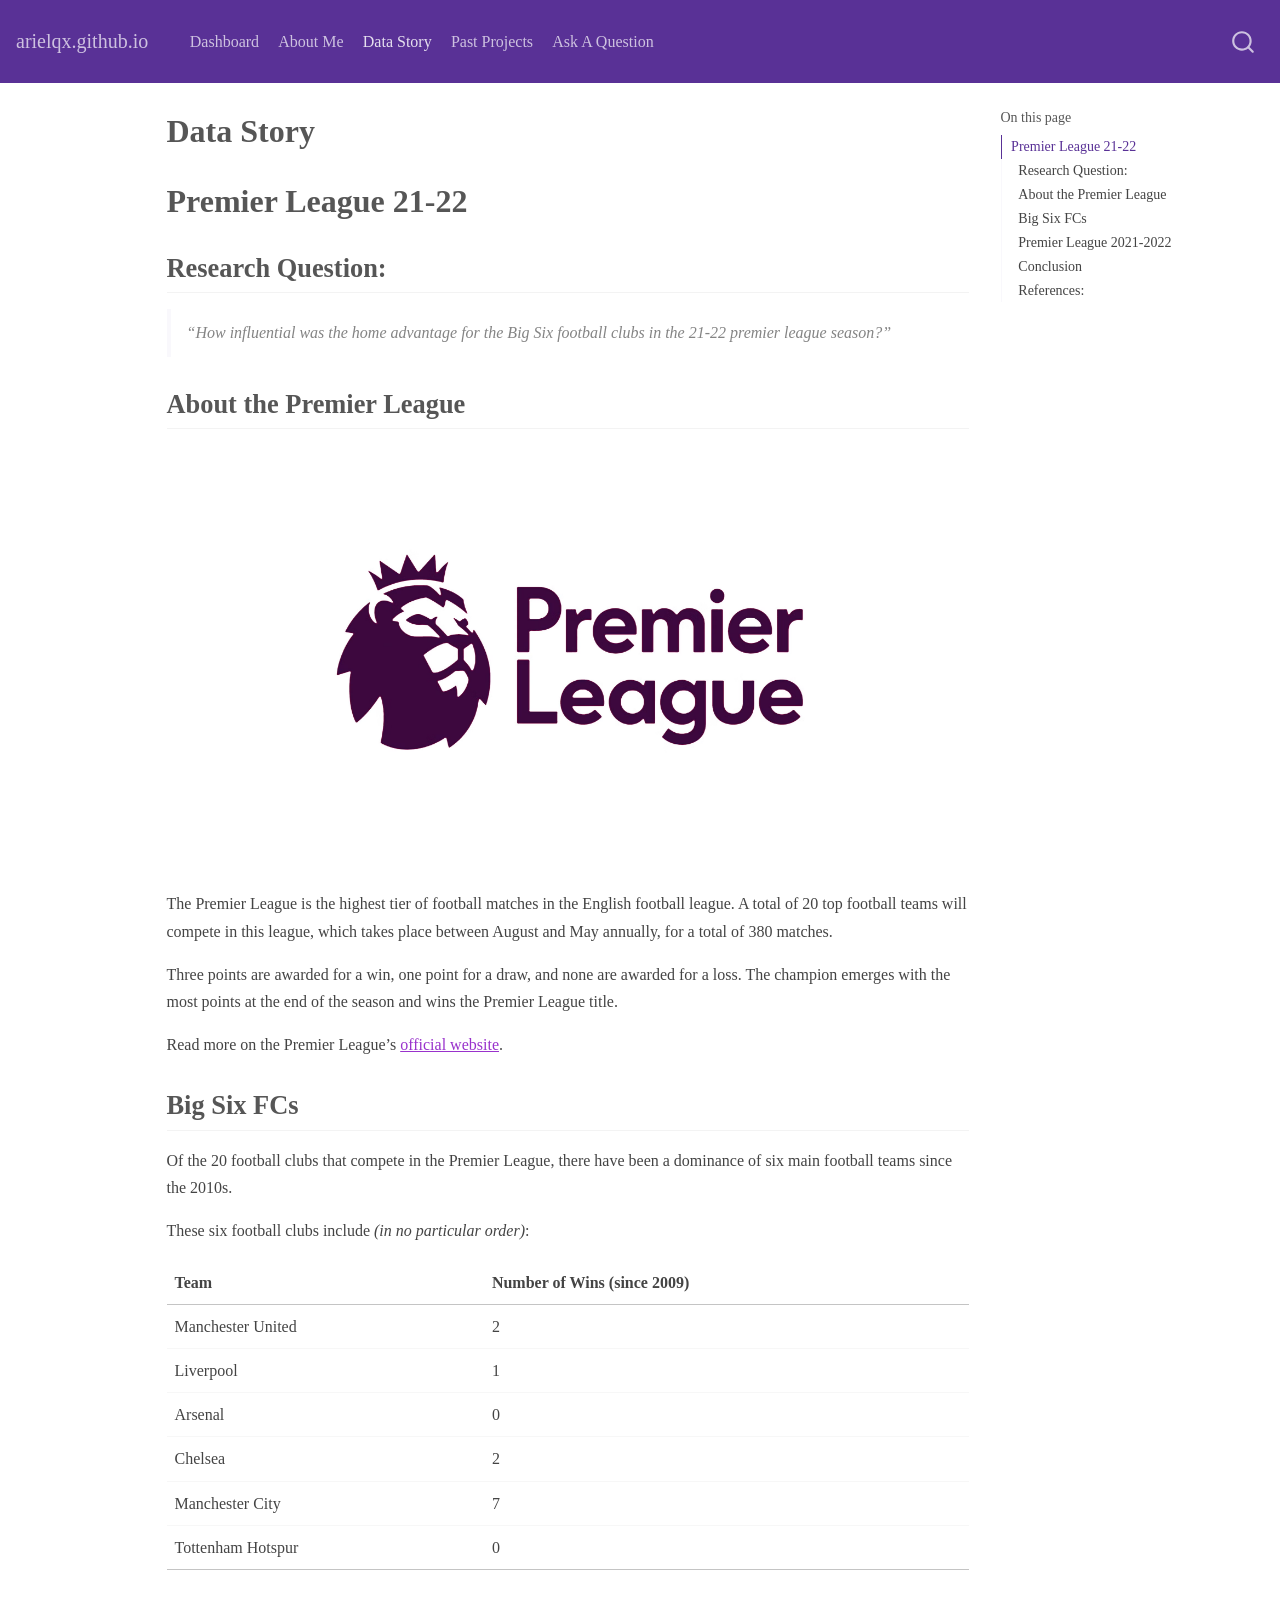
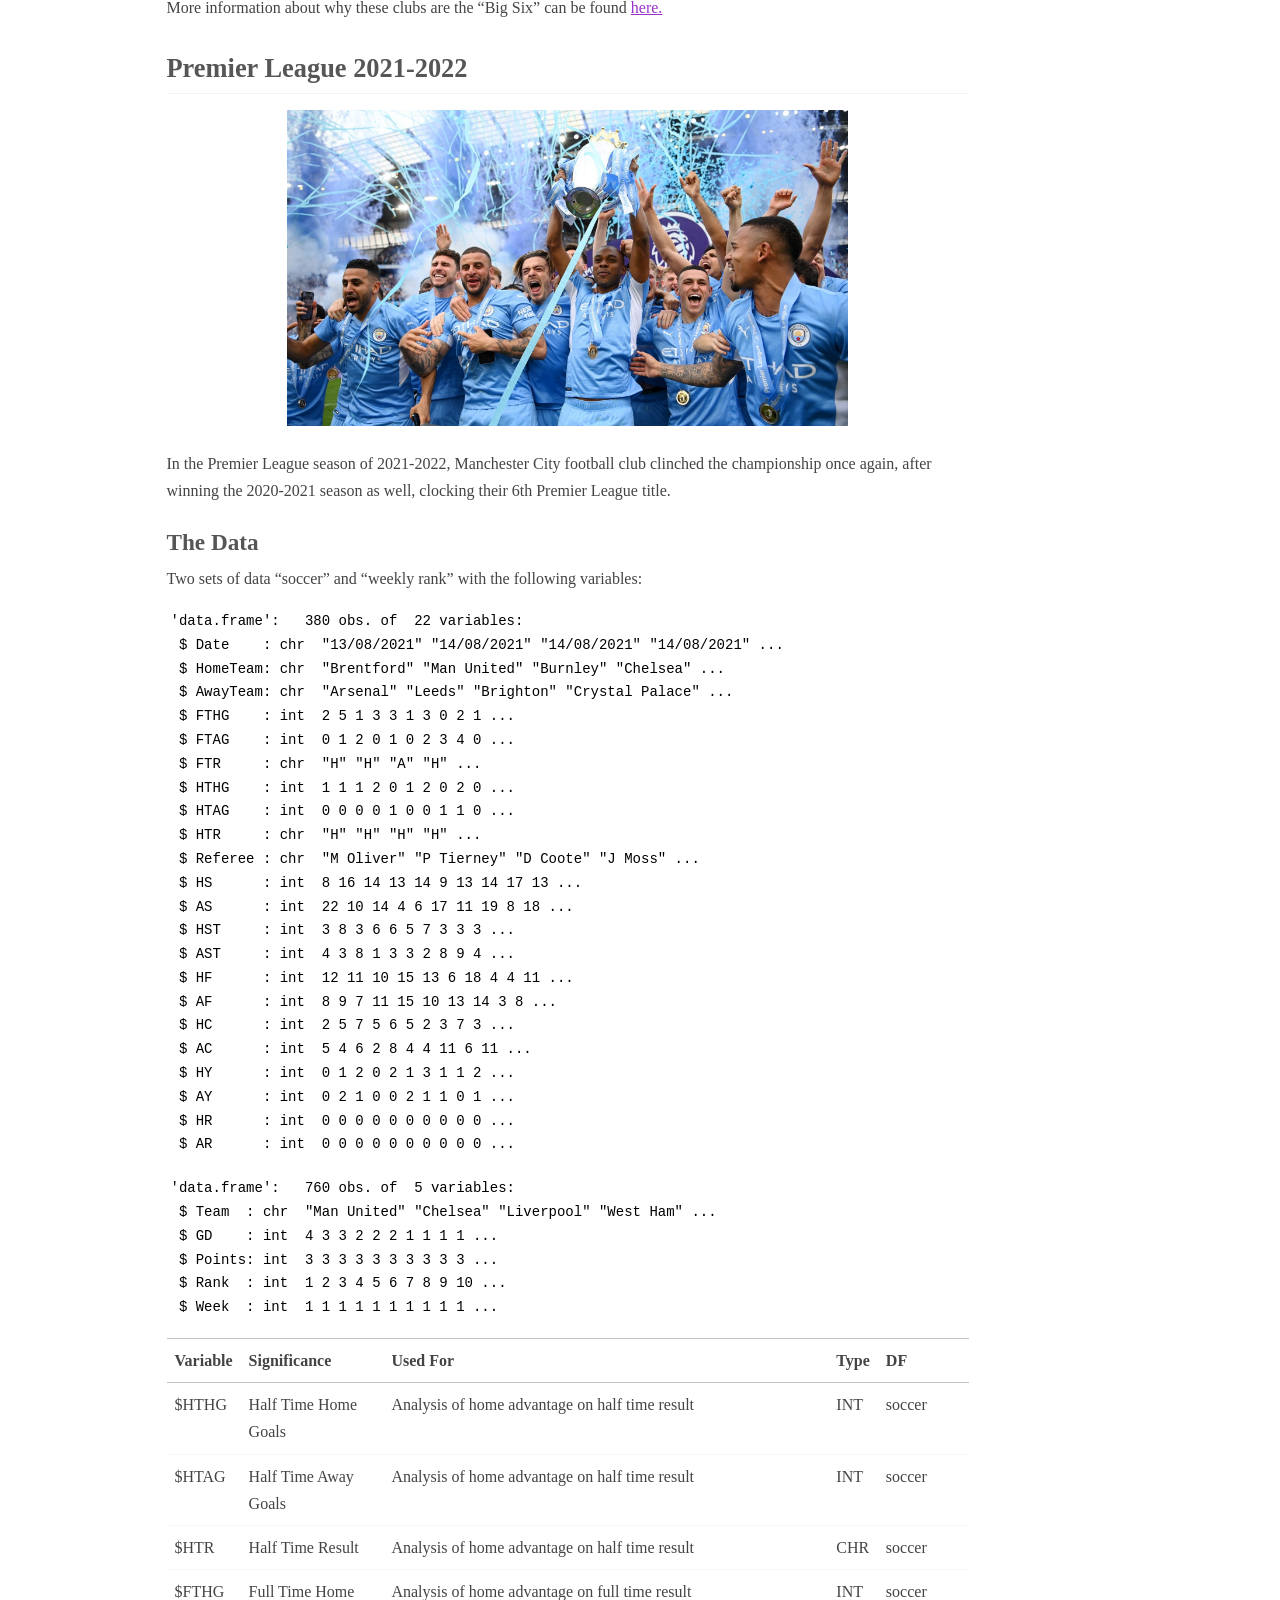
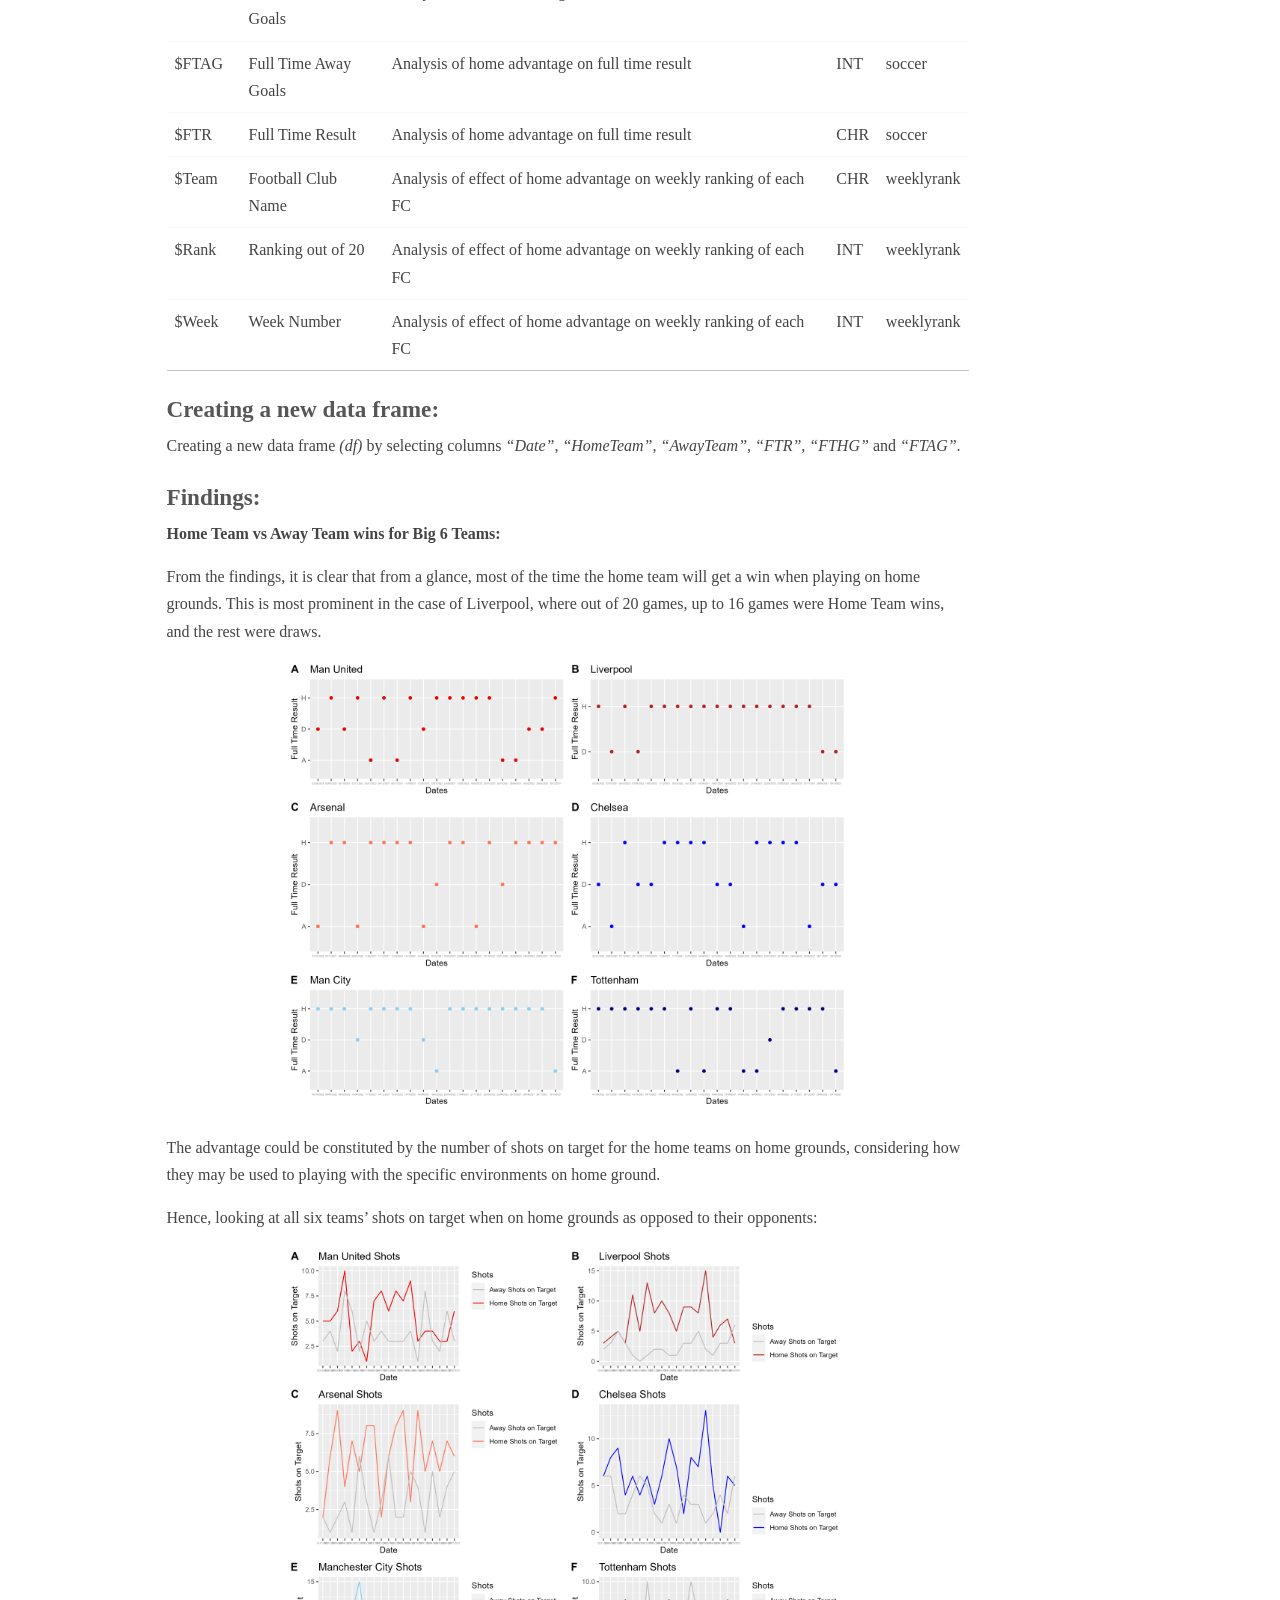
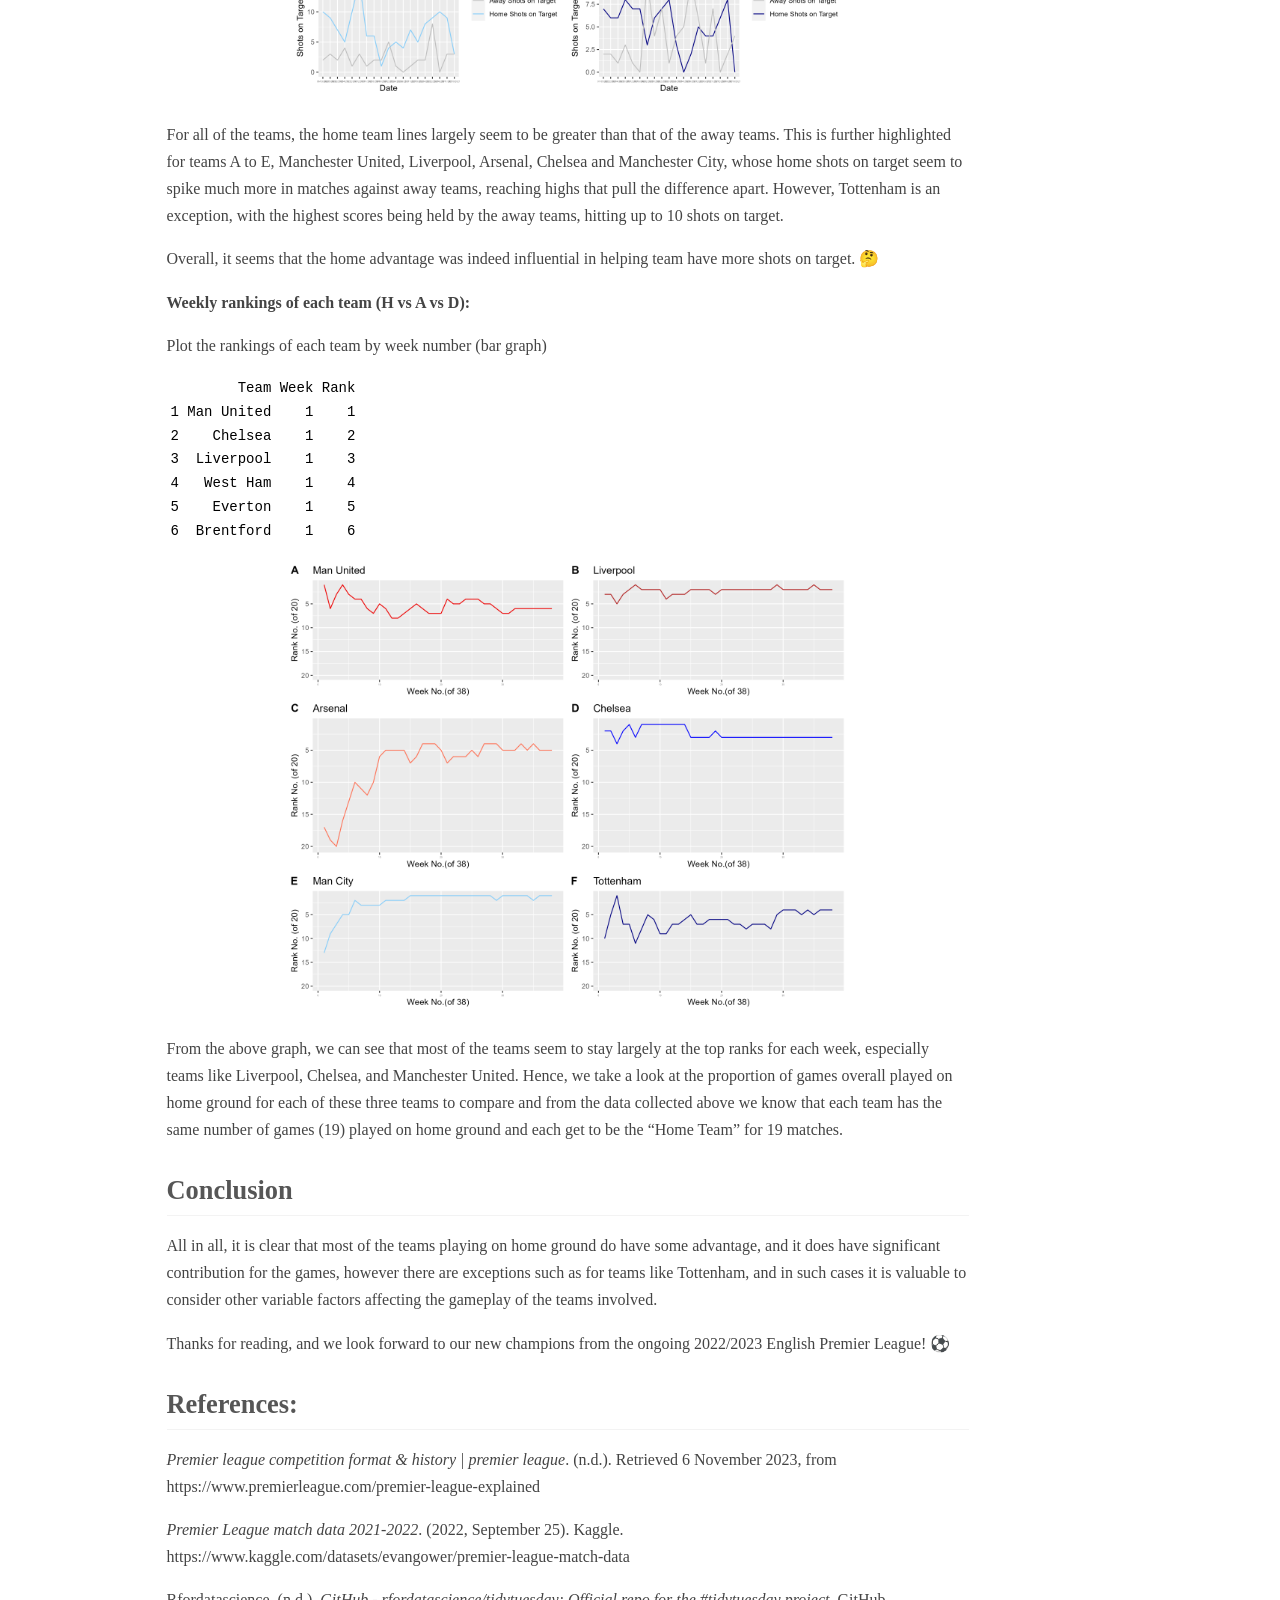
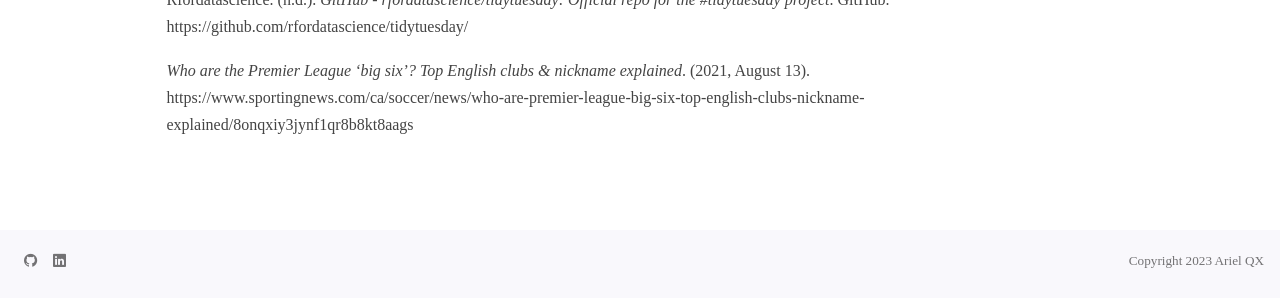
<file: docs/project.html>
<!DOCTYPE html>
<html xmlns="http://www.w3.org/1999/xhtml" lang="en" xml:lang="en"><head>

<meta charset="utf-8">
<meta name="generator" content="quarto-1.3.353">

<meta name="viewport" content="width=device-width, initial-scale=1.0, user-scalable=yes">


<title>arielqx.github.io - Data Story</title>
<style>
code{white-space: pre-wrap;}
span.smallcaps{font-variant: small-caps;}
div.columns{display: flex; gap: min(4vw, 1.5em);}
div.column{flex: auto; overflow-x: auto;}
div.hanging-indent{margin-left: 1.5em; text-indent: -1.5em;}
ul.task-list{list-style: none;}
ul.task-list li input[type="checkbox"] {
  width: 0.8em;
  margin: 0 0.8em 0.2em -1em; /* quarto-specific, see https://github.com/quarto-dev/quarto-cli/issues/4556 */ 
  vertical-align: middle;
}
</style>


<script src="site_libs/quarto-nav/quarto-nav.js"></script>
<script src="site_libs/quarto-nav/headroom.min.js"></script>
<script src="site_libs/clipboard/clipboard.min.js"></script>
<script src="site_libs/quarto-search/autocomplete.umd.js"></script>
<script src="site_libs/quarto-search/fuse.min.js"></script>
<script src="site_libs/quarto-search/quarto-search.js"></script>
<meta name="quarto:offset" content="./">
<script src="site_libs/quarto-html/quarto.js"></script>
<script src="site_libs/quarto-html/popper.min.js"></script>
<script src="site_libs/quarto-html/tippy.umd.min.js"></script>
<script src="site_libs/quarto-html/anchor.min.js"></script>
<link href="site_libs/quarto-html/tippy.css" rel="stylesheet">
<link href="site_libs/quarto-html/quarto-syntax-highlighting.css" rel="stylesheet" id="quarto-text-highlighting-styles">
<script src="site_libs/bootstrap/bootstrap.min.js"></script>
<link href="site_libs/bootstrap/bootstrap-icons.css" rel="stylesheet">
<link href="site_libs/bootstrap/bootstrap.min.css" rel="stylesheet" id="quarto-bootstrap" data-mode="light">
<script id="quarto-search-options" type="application/json">{
  "location": "navbar",
  "copy-button": false,
  "collapse-after": 3,
  "panel-placement": "end",
  "type": "overlay",
  "limit": 20,
  "language": {
    "search-no-results-text": "No results",
    "search-matching-documents-text": "matching documents",
    "search-copy-link-title": "Copy link to search",
    "search-hide-matches-text": "Hide additional matches",
    "search-more-match-text": "more match in this document",
    "search-more-matches-text": "more matches in this document",
    "search-clear-button-title": "Clear",
    "search-detached-cancel-button-title": "Cancel",
    "search-submit-button-title": "Submit"
  }
}</script>


<link rel="stylesheet" href="styles.css">
</head>

<body class="nav-fixed">

<div id="quarto-search-results"></div>
  <header id="quarto-header" class="headroom fixed-top">
    <nav class="navbar navbar-expand-lg navbar-dark ">
      <div class="navbar-container container-fluid">
      <div class="navbar-brand-container">
    <a class="navbar-brand" href="./index.html">
    <span class="navbar-title">arielqx.github.io</span>
    </a>
  </div>
            <div id="quarto-search" class="" title="Search"></div>
          <button class="navbar-toggler" type="button" data-bs-toggle="collapse" data-bs-target="#navbarCollapse" aria-controls="navbarCollapse" aria-expanded="false" aria-label="Toggle navigation" onclick="if (window.quartoToggleHeadroom) { window.quartoToggleHeadroom(); }">
  <span class="navbar-toggler-icon"></span>
</button>
          <div class="collapse navbar-collapse" id="navbarCollapse">
            <ul class="navbar-nav navbar-nav-scroll me-auto">
  <li class="nav-item">
    <a class="nav-link" href="./index.html" rel="" target="">
 <span class="menu-text">Dashboard</span></a>
  </li>  
  <li class="nav-item">
    <a class="nav-link" href="./about.html" rel="" target="">
 <span class="menu-text">About Me</span></a>
  </li>  
  <li class="nav-item">
    <a class="nav-link active" href="./project.html" rel="" target="" aria-current="page">
 <span class="menu-text">Data Story</span></a>
  </li>  
  <li class="nav-item">
    <a class="nav-link" href="./past projects.html" rel="" target="">
 <span class="menu-text">Past Projects</span></a>
  </li>  
  <li class="nav-item">
    <a class="nav-link" href="./question.html" rel="" target="">
 <span class="menu-text">Ask A Question</span></a>
  </li>  
</ul>
            <div class="quarto-navbar-tools ms-auto">
</div>
          </div> <!-- /navcollapse -->
      </div> <!-- /container-fluid -->
    </nav>
</header>
<!-- content -->
<div id="quarto-content" class="quarto-container page-columns page-rows-contents page-layout-article page-navbar">
<!-- sidebar -->
<!-- margin-sidebar -->
    <div id="quarto-margin-sidebar" class="sidebar margin-sidebar">
        <nav id="TOC" role="doc-toc" class="toc-active">
    <h2 id="toc-title">On this page</h2>
   
  <ul>
  <li><a href="#premier-league-21-22" id="toc-premier-league-21-22" class="nav-link active" data-scroll-target="#premier-league-21-22">Premier League 21-22</a>
  <ul class="collapse">
  <li><a href="#research-question" id="toc-research-question" class="nav-link" data-scroll-target="#research-question"><strong>Research Question:</strong></a></li>
  <li><a href="#about-the-premier-league" id="toc-about-the-premier-league" class="nav-link" data-scroll-target="#about-the-premier-league"><strong>About the Premier League</strong></a></li>
  <li><a href="#big-six-fcs" id="toc-big-six-fcs" class="nav-link" data-scroll-target="#big-six-fcs">Big Six FCs</a></li>
  <li><a href="#premier-league-2021-2022" id="toc-premier-league-2021-2022" class="nav-link" data-scroll-target="#premier-league-2021-2022">Premier League 2021-2022</a>
  <ul class="collapse">
  <li><a href="#the-data" id="toc-the-data" class="nav-link" data-scroll-target="#the-data">The Data</a></li>
  <li><a href="#creating-a-new-data-frame" id="toc-creating-a-new-data-frame" class="nav-link" data-scroll-target="#creating-a-new-data-frame"><strong>Creating a new data frame:</strong></a></li>
  <li><a href="#findings" id="toc-findings" class="nav-link" data-scroll-target="#findings"><strong>Findings:</strong></a></li>
  </ul></li>
  <li><a href="#conclusion" id="toc-conclusion" class="nav-link" data-scroll-target="#conclusion"><strong>Conclusion</strong></a></li>
  <li><a href="#references" id="toc-references" class="nav-link" data-scroll-target="#references"><strong>References:</strong></a></li>
  </ul></li>
  </ul>
</nav>
    </div>
<!-- main -->
<main class="content" id="quarto-document-content">

<header id="title-block-header" class="quarto-title-block default">
<div class="quarto-title">
<h1 class="title">Data Story</h1>
</div>



<div class="quarto-title-meta">

    
  
    
  </div>
  

</header>

<section id="premier-league-21-22" class="level1">
<h1>Premier League 21-22</h1>
<section id="research-question" class="level2">
<h2 class="anchored" data-anchor-id="research-question"><strong>Research Question:</strong></h2>
<blockquote class="blockquote">
<p><em>“How influential was the home advantage for the Big Six football clubs in the 21-22 premier league season?”</em></p>
</blockquote>
</section>
<section id="about-the-premier-league" class="level2">
<h2 class="anchored" data-anchor-id="about-the-premier-league"><strong>About the Premier League</strong></h2>
<div class="cell" data-layout-align="center">
<div class="cell-output-display">
<div class="quarto-figure quarto-figure-center">
<figure class="figure">
<p><img src="logo.avif" class="img-fluid figure-img" style="width:70.0%"></p>
</figure>
</div>
</div>
</div>
<p>The Premier League is the highest tier of football matches in the English football league. A total of 20 top football teams will compete in this league, which takes place between August and May annually, for a total of 380 matches.</p>
<p>Three points are awarded for a win, one point for a draw, and none are awarded for a loss. The champion emerges with the most points at the end of the season and wins the Premier League title.</p>
<p>Read more on the Premier League’s <a href="https://www.premierleague.com/premier-league-explained">official website</a>.</p>
</section>
<section id="big-six-fcs" class="level2">
<h2 class="anchored" data-anchor-id="big-six-fcs">Big Six FCs</h2>
<p>Of the 20 football clubs that compete in the Premier League, there have been a dominance of six main football teams since the 2010s.</p>
<p>These six football clubs include <em>(in no particular order)</em>:</p>
<table class="table">
<thead>
<tr class="header">
<th>Team</th>
<th>Number of Wins (since 2009)</th>
</tr>
</thead>
<tbody>
<tr class="odd">
<td>Manchester United</td>
<td>2</td>
</tr>
<tr class="even">
<td>Liverpool</td>
<td>1</td>
</tr>
<tr class="odd">
<td>Arsenal</td>
<td>0</td>
</tr>
<tr class="even">
<td>Chelsea</td>
<td>2</td>
</tr>
<tr class="odd">
<td>Manchester City</td>
<td>7</td>
</tr>
<tr class="even">
<td>Tottenham Hotspur</td>
<td>0</td>
</tr>
</tbody>
</table>
<p>More information about why these clubs are the “Big Six” can be found <a href="https://www.sportingnews.com/ca/soccer/news/who-are-premier-league-big-six-top-english-clubs-nickname-explained/8onqxiy3jynf1qr8b8kt8aags">here.</a></p>
</section>
<section id="premier-league-2021-2022" class="level2">
<h2 class="anchored" data-anchor-id="premier-league-2021-2022">Premier League 2021-2022</h2>
<div class="cell" data-layout-align="center">
<div class="cell-output-display">
<div class="quarto-figure quarto-figure-center">
<figure class="figure">
<p><img src="mancitywin.jpg" class="img-fluid figure-img" style="width:70.0%"></p>
</figure>
</div>
</div>
</div>
<p>In the Premier League season of 2021-2022, Manchester City football club clinched the championship once again, after winning the 2020-2021 season as well, clocking their 6th Premier League title.</p>
<section id="the-data" class="level3">
<h3 class="anchored" data-anchor-id="the-data">The Data</h3>
<p>Two sets of data “soccer” and “weekly rank” with the following variables:</p>
<div class="cell">
<div class="cell-output cell-output-stdout">
<pre><code>'data.frame':   380 obs. of  22 variables:
 $ Date    : chr  "13/08/2021" "14/08/2021" "14/08/2021" "14/08/2021" ...
 $ HomeTeam: chr  "Brentford" "Man United" "Burnley" "Chelsea" ...
 $ AwayTeam: chr  "Arsenal" "Leeds" "Brighton" "Crystal Palace" ...
 $ FTHG    : int  2 5 1 3 3 1 3 0 2 1 ...
 $ FTAG    : int  0 1 2 0 1 0 2 3 4 0 ...
 $ FTR     : chr  "H" "H" "A" "H" ...
 $ HTHG    : int  1 1 1 2 0 1 2 0 2 0 ...
 $ HTAG    : int  0 0 0 0 1 0 0 1 1 0 ...
 $ HTR     : chr  "H" "H" "H" "H" ...
 $ Referee : chr  "M Oliver" "P Tierney" "D Coote" "J Moss" ...
 $ HS      : int  8 16 14 13 14 9 13 14 17 13 ...
 $ AS      : int  22 10 14 4 6 17 11 19 8 18 ...
 $ HST     : int  3 8 3 6 6 5 7 3 3 3 ...
 $ AST     : int  4 3 8 1 3 3 2 8 9 4 ...
 $ HF      : int  12 11 10 15 13 6 18 4 4 11 ...
 $ AF      : int  8 9 7 11 15 10 13 14 3 8 ...
 $ HC      : int  2 5 7 5 6 5 2 3 7 3 ...
 $ AC      : int  5 4 6 2 8 4 4 11 6 11 ...
 $ HY      : int  0 1 2 0 2 1 3 1 1 2 ...
 $ AY      : int  0 2 1 0 0 2 1 1 0 1 ...
 $ HR      : int  0 0 0 0 0 0 0 0 0 0 ...
 $ AR      : int  0 0 0 0 0 0 0 0 0 0 ...</code></pre>
</div>
</div>
<div class="cell">
<div class="cell-output cell-output-stdout">
<pre><code>'data.frame':   760 obs. of  5 variables:
 $ Team  : chr  "Man United" "Chelsea" "Liverpool" "West Ham" ...
 $ GD    : int  4 3 3 2 2 2 1 1 1 1 ...
 $ Points: int  3 3 3 3 3 3 3 3 3 3 ...
 $ Rank  : int  1 2 3 4 5 6 7 8 9 10 ...
 $ Week  : int  1 1 1 1 1 1 1 1 1 1 ...</code></pre>
</div>
</div>
<table class="table">
<colgroup>
<col style="width: 8%">
<col style="width: 18%">
<col style="width: 57%">
<col style="width: 5%">
<col style="width: 10%">
</colgroup>
<thead>
<tr class="header">
<th>Variable</th>
<th>Significance</th>
<th>Used For</th>
<th>Type</th>
<th>DF</th>
</tr>
</thead>
<tbody>
<tr class="odd">
<td>$HTHG</td>
<td>Half Time Home Goals</td>
<td>Analysis of home advantage on half time result</td>
<td>INT</td>
<td>soccer</td>
</tr>
<tr class="even">
<td>$HTAG</td>
<td>Half Time Away Goals</td>
<td>Analysis of home advantage on half time result</td>
<td>INT</td>
<td>soccer</td>
</tr>
<tr class="odd">
<td>$HTR</td>
<td>Half Time Result</td>
<td>Analysis of home advantage on half time result</td>
<td>CHR</td>
<td>soccer</td>
</tr>
<tr class="even">
<td>$FTHG</td>
<td>Full Time Home Goals</td>
<td>Analysis of home advantage on full time result</td>
<td>INT</td>
<td>soccer</td>
</tr>
<tr class="odd">
<td>$FTAG</td>
<td>Full Time Away Goals</td>
<td>Analysis of home advantage on full time result</td>
<td>INT</td>
<td>soccer</td>
</tr>
<tr class="even">
<td>$FTR</td>
<td>Full Time Result</td>
<td>Analysis of home advantage on full time result</td>
<td>CHR</td>
<td>soccer</td>
</tr>
<tr class="odd">
<td>$Team</td>
<td>Football Club Name</td>
<td>Analysis of effect of home advantage on weekly ranking of each FC</td>
<td>CHR</td>
<td>weeklyrank</td>
</tr>
<tr class="even">
<td>$Rank</td>
<td>Ranking out of 20</td>
<td>Analysis of effect of home advantage on weekly ranking of each FC</td>
<td>INT</td>
<td>weeklyrank</td>
</tr>
<tr class="odd">
<td>$Week</td>
<td>Week Number</td>
<td>Analysis of effect of home advantage on weekly ranking of each FC</td>
<td>INT</td>
<td>weeklyrank</td>
</tr>
</tbody>
</table>
</section>
<section id="creating-a-new-data-frame" class="level3">
<h3 class="anchored" data-anchor-id="creating-a-new-data-frame"><strong>Creating a new data frame:</strong></h3>
<p>Creating a new data frame <em>(df)</em> by selecting columns <em>“Date”, “HomeTeam”, “AwayTeam”, “FTR”, “FTHG”</em> and <em>“FTAG”</em>.</p>
</section>
<section id="findings" class="level3">
<h3 class="anchored" data-anchor-id="findings"><strong>Findings:</strong></h3>
<p><strong>Home Team vs Away Team wins for Big 6 Teams:</strong></p>
<p>From the findings, it is clear that from a glance, most of the time the home team will get a win when playing on home grounds. This is most prominent in the case of Liverpool, where out of 20 games, up to 16 games were Home Team wins, and the rest were draws.</p>
<div class="cell" data-layout-align="center" data-caption="Home Team vs Away Team Wins">
<div class="cell-output-display">
<div class="quarto-figure quarto-figure-center">
<figure class="figure">
<p><img src="Final.png" class="img-fluid figure-img" style="width:70.0%"></p>
</figure>
</div>
</div>
</div>
<p>The advantage could be constituted by the number of shots on target for the home teams on home grounds, considering how they may be used to playing with the specific environments on home ground.</p>
<p>Hence, looking at all six teams’ shots on target when on home grounds as opposed to their opponents:</p>
<div class="cell" data-layout-align="center">
<div class="cell-output-display">
<div class="quarto-figure quarto-figure-center">
<figure class="figure">
<p><img src="Shots.png" class="img-fluid figure-img" style="width:70.0%"></p>
</figure>
</div>
</div>
</div>
<p>For all of the teams, the home team lines largely seem to be greater than that of the away teams. This is further highlighted for teams A to E, Manchester United, Liverpool, Arsenal, Chelsea and Manchester City, whose home shots on target seem to spike much more in matches against away teams, reaching highs that pull the difference apart. However, Tottenham is an exception, with the highest scores being held by the away teams, hitting up to 10 shots on target.</p>
<p>Overall, it seems that the home advantage was indeed influential in helping team have more shots on target. 🤔</p>
<p><strong>Weekly rankings of each team (H vs A vs D):</strong></p>
<p>Plot the rankings of each team by week number (bar graph)</p>
<div class="cell">
<div class="cell-output cell-output-stdout">
<pre><code>        Team Week Rank
1 Man United    1    1
2    Chelsea    1    2
3  Liverpool    1    3
4   West Ham    1    4
5    Everton    1    5
6  Brentford    1    6</code></pre>
</div>
</div>
<div class="cell" data-layout-align="center">
<div class="cell-output-display">
<div class="quarto-figure quarto-figure-center">
<figure class="figure">
<p><img src="Rankplot.png" class="img-fluid figure-img" style="width:70.0%"></p>
</figure>
</div>
</div>
</div>
<p>From the above graph, we can see that most of the teams seem to stay largely at the top ranks for each week, especially teams like Liverpool, Chelsea, and Manchester United. Hence, we take a look at the proportion of games overall played on home ground for each of these three teams to compare and from the data collected above we know that each team has the same number of games (19) played on home ground and each get to be the “Home Team” for 19 matches.</p>
</section>
</section>
<section id="conclusion" class="level2">
<h2 class="anchored" data-anchor-id="conclusion"><strong>Conclusion</strong></h2>
<p>All in all, it is clear that most of the teams playing on home ground do have some advantage, and it does have significant contribution for the games, however there are exceptions such as for teams like Tottenham, and in such cases it is valuable to consider other variable factors affecting the gameplay of the teams involved.</p>
<p>Thanks for reading, and we look forward to our new champions from the ongoing 2022/2023 English Premier League! ⚽</p>
</section>
<section id="references" class="level2">
<h2 class="anchored" data-anchor-id="references"><strong>References:</strong></h2>
<p><em>Premier league competition format &amp; history | premier league</em>. (n.d.). Retrieved 6 November 2023, from https://www.premierleague.com/premier-league-explained</p>
<p><em>Premier League match data 2021-2022</em>. (2022, September 25). Kaggle. https://www.kaggle.com/datasets/evangower/premier-league-match-data</p>
<p>Rfordatascience. (n.d.). <em>GitHub - rfordatascience/tidytuesday: Official repo for the #tidytuesday project</em>. GitHub. https://github.com/rfordatascience/tidytuesday/</p>
<p><em>Who are the Premier League ‘big six’? Top English clubs &amp; nickname explained</em>. (2021, August 13). https://www.sportingnews.com/ca/soccer/news/who-are-premier-league-big-six-top-english-clubs-nickname-explained/8onqxiy3jynf1qr8b8kt8aags</p>


</section>
</section>

<a onclick="window.scrollTo(0, 0); return false;" role="button" id="quarto-back-to-top"><i class="bi bi-arrow-up"></i> Back to top</a></main> <!-- /main -->
<script id="quarto-html-after-body" type="application/javascript">
window.document.addEventListener("DOMContentLoaded", function (event) {
  const toggleBodyColorMode = (bsSheetEl) => {
    const mode = bsSheetEl.getAttribute("data-mode");
    const bodyEl = window.document.querySelector("body");
    if (mode === "dark") {
      bodyEl.classList.add("quarto-dark");
      bodyEl.classList.remove("quarto-light");
    } else {
      bodyEl.classList.add("quarto-light");
      bodyEl.classList.remove("quarto-dark");
    }
  }
  const toggleBodyColorPrimary = () => {
    const bsSheetEl = window.document.querySelector("link#quarto-bootstrap");
    if (bsSheetEl) {
      toggleBodyColorMode(bsSheetEl);
    }
  }
  toggleBodyColorPrimary();  
  const icon = "";
  const anchorJS = new window.AnchorJS();
  anchorJS.options = {
    placement: 'right',
    icon: icon
  };
  anchorJS.add('.anchored');
  const isCodeAnnotation = (el) => {
    for (const clz of el.classList) {
      if (clz.startsWith('code-annotation-')) {                     
        return true;
      }
    }
    return false;
  }
  const clipboard = new window.ClipboardJS('.code-copy-button', {
    text: function(trigger) {
      const codeEl = trigger.previousElementSibling.cloneNode(true);
      for (const childEl of codeEl.children) {
        if (isCodeAnnotation(childEl)) {
          childEl.remove();
        }
      }
      return codeEl.innerText;
    }
  });
  clipboard.on('success', function(e) {
    // button target
    const button = e.trigger;
    // don't keep focus
    button.blur();
    // flash "checked"
    button.classList.add('code-copy-button-checked');
    var currentTitle = button.getAttribute("title");
    button.setAttribute("title", "Copied!");
    let tooltip;
    if (window.bootstrap) {
      button.setAttribute("data-bs-toggle", "tooltip");
      button.setAttribute("data-bs-placement", "left");
      button.setAttribute("data-bs-title", "Copied!");
      tooltip = new bootstrap.Tooltip(button, 
        { trigger: "manual", 
          customClass: "code-copy-button-tooltip",
          offset: [0, -8]});
      tooltip.show();    
    }
    setTimeout(function() {
      if (tooltip) {
        tooltip.hide();
        button.removeAttribute("data-bs-title");
        button.removeAttribute("data-bs-toggle");
        button.removeAttribute("data-bs-placement");
      }
      button.setAttribute("title", currentTitle);
      button.classList.remove('code-copy-button-checked');
    }, 1000);
    // clear code selection
    e.clearSelection();
  });
  function tippyHover(el, contentFn) {
    const config = {
      allowHTML: true,
      content: contentFn,
      maxWidth: 500,
      delay: 100,
      arrow: false,
      appendTo: function(el) {
          return el.parentElement;
      },
      interactive: true,
      interactiveBorder: 10,
      theme: 'quarto',
      placement: 'bottom-start'
    };
    window.tippy(el, config); 
  }
  const noterefs = window.document.querySelectorAll('a[role="doc-noteref"]');
  for (var i=0; i<noterefs.length; i++) {
    const ref = noterefs[i];
    tippyHover(ref, function() {
      // use id or data attribute instead here
      let href = ref.getAttribute('data-footnote-href') || ref.getAttribute('href');
      try { href = new URL(href).hash; } catch {}
      const id = href.replace(/^#\/?/, "");
      const note = window.document.getElementById(id);
      return note.innerHTML;
    });
  }
      let selectedAnnoteEl;
      const selectorForAnnotation = ( cell, annotation) => {
        let cellAttr = 'data-code-cell="' + cell + '"';
        let lineAttr = 'data-code-annotation="' +  annotation + '"';
        const selector = 'span[' + cellAttr + '][' + lineAttr + ']';
        return selector;
      }
      const selectCodeLines = (annoteEl) => {
        const doc = window.document;
        const targetCell = annoteEl.getAttribute("data-target-cell");
        const targetAnnotation = annoteEl.getAttribute("data-target-annotation");
        const annoteSpan = window.document.querySelector(selectorForAnnotation(targetCell, targetAnnotation));
        const lines = annoteSpan.getAttribute("data-code-lines").split(",");
        const lineIds = lines.map((line) => {
          return targetCell + "-" + line;
        })
        let top = null;
        let height = null;
        let parent = null;
        if (lineIds.length > 0) {
            //compute the position of the single el (top and bottom and make a div)
            const el = window.document.getElementById(lineIds[0]);
            top = el.offsetTop;
            height = el.offsetHeight;
            parent = el.parentElement.parentElement;
          if (lineIds.length > 1) {
            const lastEl = window.document.getElementById(lineIds[lineIds.length - 1]);
            const bottom = lastEl.offsetTop + lastEl.offsetHeight;
            height = bottom - top;
          }
          if (top !== null && height !== null && parent !== null) {
            // cook up a div (if necessary) and position it 
            let div = window.document.getElementById("code-annotation-line-highlight");
            if (div === null) {
              div = window.document.createElement("div");
              div.setAttribute("id", "code-annotation-line-highlight");
              div.style.position = 'absolute';
              parent.appendChild(div);
            }
            div.style.top = top - 2 + "px";
            div.style.height = height + 4 + "px";
            let gutterDiv = window.document.getElementById("code-annotation-line-highlight-gutter");
            if (gutterDiv === null) {
              gutterDiv = window.document.createElement("div");
              gutterDiv.setAttribute("id", "code-annotation-line-highlight-gutter");
              gutterDiv.style.position = 'absolute';
              const codeCell = window.document.getElementById(targetCell);
              const gutter = codeCell.querySelector('.code-annotation-gutter');
              gutter.appendChild(gutterDiv);
            }
            gutterDiv.style.top = top - 2 + "px";
            gutterDiv.style.height = height + 4 + "px";
          }
          selectedAnnoteEl = annoteEl;
        }
      };
      const unselectCodeLines = () => {
        const elementsIds = ["code-annotation-line-highlight", "code-annotation-line-highlight-gutter"];
        elementsIds.forEach((elId) => {
          const div = window.document.getElementById(elId);
          if (div) {
            div.remove();
          }
        });
        selectedAnnoteEl = undefined;
      };
      // Attach click handler to the DT
      const annoteDls = window.document.querySelectorAll('dt[data-target-cell]');
      for (const annoteDlNode of annoteDls) {
        annoteDlNode.addEventListener('click', (event) => {
          const clickedEl = event.target;
          if (clickedEl !== selectedAnnoteEl) {
            unselectCodeLines();
            const activeEl = window.document.querySelector('dt[data-target-cell].code-annotation-active');
            if (activeEl) {
              activeEl.classList.remove('code-annotation-active');
            }
            selectCodeLines(clickedEl);
            clickedEl.classList.add('code-annotation-active');
          } else {
            // Unselect the line
            unselectCodeLines();
            clickedEl.classList.remove('code-annotation-active');
          }
        });
      }
  const findCites = (el) => {
    const parentEl = el.parentElement;
    if (parentEl) {
      const cites = parentEl.dataset.cites;
      if (cites) {
        return {
          el,
          cites: cites.split(' ')
        };
      } else {
        return findCites(el.parentElement)
      }
    } else {
      return undefined;
    }
  };
  var bibliorefs = window.document.querySelectorAll('a[role="doc-biblioref"]');
  for (var i=0; i<bibliorefs.length; i++) {
    const ref = bibliorefs[i];
    const citeInfo = findCites(ref);
    if (citeInfo) {
      tippyHover(citeInfo.el, function() {
        var popup = window.document.createElement('div');
        citeInfo.cites.forEach(function(cite) {
          var citeDiv = window.document.createElement('div');
          citeDiv.classList.add('hanging-indent');
          citeDiv.classList.add('csl-entry');
          var biblioDiv = window.document.getElementById('ref-' + cite);
          if (biblioDiv) {
            citeDiv.innerHTML = biblioDiv.innerHTML;
          }
          popup.appendChild(citeDiv);
        });
        return popup.innerHTML;
      });
    }
  }
});
</script>
</div> <!-- /content -->
<footer class="footer">
  <div class="nav-footer">
    <div class="nav-footer-left">
      <ul class="footer-items list-unstyled">
    <li class="nav-item compact">
    <a class="nav-link" href="https://github.com/arielqx/">
      <i class="bi bi-github" role="img">
</i> 
    </a>
  </li>  
    <li class="nav-item compact">
    <a class="nav-link" href="./linkedin.com/in/ariel-qx-883305259">
      <i class="bi bi-linkedin" role="img">
</i> 
    </a>
  </li>  
</ul>
    </div>   
    <div class="nav-footer-center">
      &nbsp;
    </div>
    <div class="nav-footer-right">Copyright 2023 Ariel QX</div>
  </div>
</footer>



</body></html>
</file>
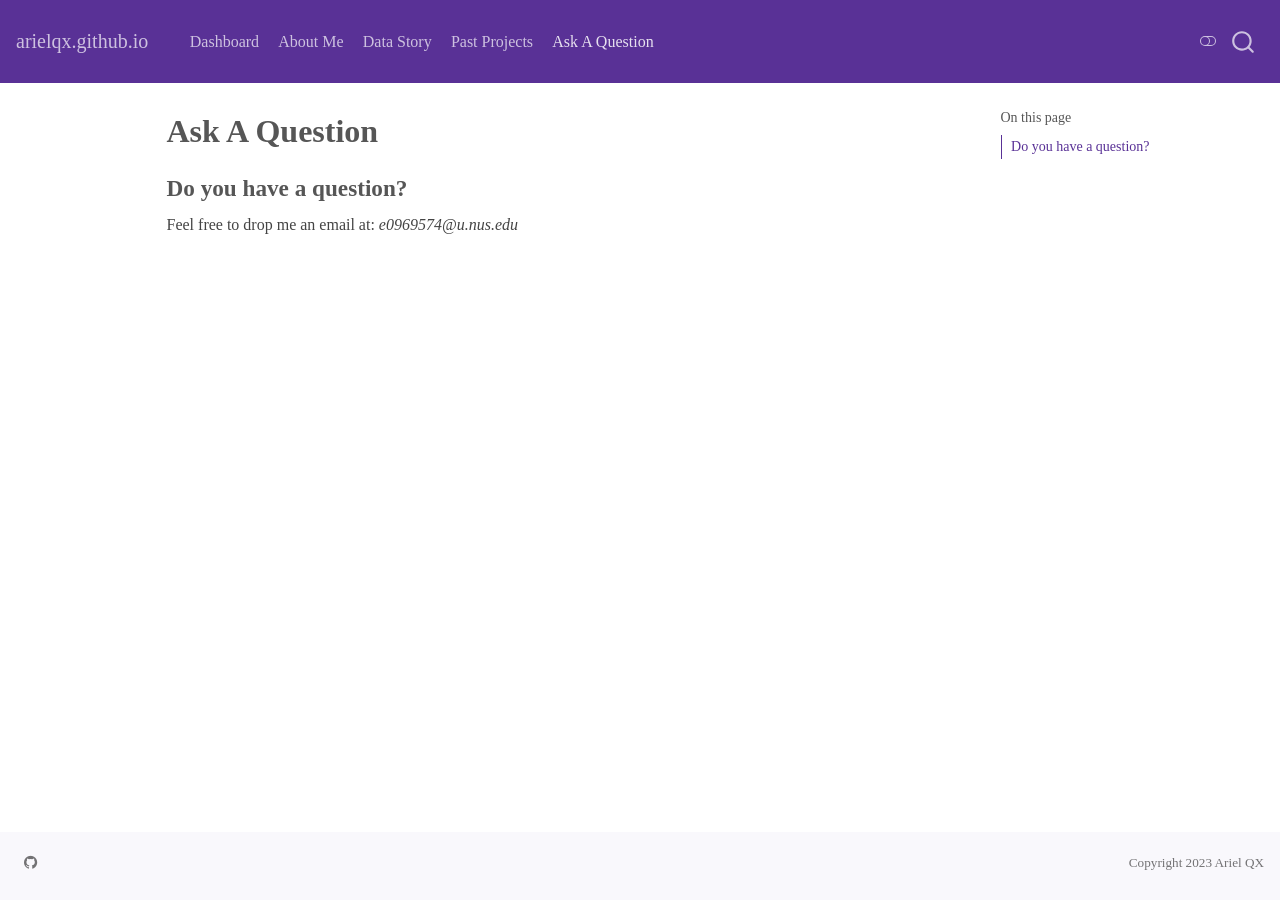
<file: docs/question.html>
<!DOCTYPE html>
<html xmlns="http://www.w3.org/1999/xhtml" lang="en" xml:lang="en"><head>

<meta charset="utf-8">
<meta name="generator" content="quarto-1.3.353">

<meta name="viewport" content="width=device-width, initial-scale=1.0, user-scalable=yes">


<title>arielqx.github.io - Ask A Question</title>
<style>
code{white-space: pre-wrap;}
span.smallcaps{font-variant: small-caps;}
div.columns{display: flex; gap: min(4vw, 1.5em);}
div.column{flex: auto; overflow-x: auto;}
div.hanging-indent{margin-left: 1.5em; text-indent: -1.5em;}
ul.task-list{list-style: none;}
ul.task-list li input[type="checkbox"] {
  width: 0.8em;
  margin: 0 0.8em 0.2em -1em; /* quarto-specific, see https://github.com/quarto-dev/quarto-cli/issues/4556 */ 
  vertical-align: middle;
}
</style>


<script src="site_libs/quarto-nav/quarto-nav.js"></script>
<script src="site_libs/quarto-nav/headroom.min.js"></script>
<script src="site_libs/clipboard/clipboard.min.js"></script>
<script src="site_libs/quarto-search/autocomplete.umd.js"></script>
<script src="site_libs/quarto-search/fuse.min.js"></script>
<script src="site_libs/quarto-search/quarto-search.js"></script>
<meta name="quarto:offset" content="./">
<script src="site_libs/quarto-html/quarto.js"></script>
<script src="site_libs/quarto-html/popper.min.js"></script>
<script src="site_libs/quarto-html/tippy.umd.min.js"></script>
<script src="site_libs/quarto-html/anchor.min.js"></script>
<link href="site_libs/quarto-html/tippy.css" rel="stylesheet">
<link href="site_libs/quarto-html/quarto-syntax-highlighting.css" rel="stylesheet" class="quarto-color-scheme" id="quarto-text-highlighting-styles">
<link href="site_libs/quarto-html/quarto-syntax-highlighting-dark.css" rel="prefetch" class="quarto-color-scheme quarto-color-alternate" id="quarto-text-highlighting-styles">
<script src="site_libs/bootstrap/bootstrap.min.js"></script>
<link href="site_libs/bootstrap/bootstrap-icons.css" rel="stylesheet">
<link href="site_libs/bootstrap/bootstrap.min.css" rel="stylesheet" class="quarto-color-scheme" id="quarto-bootstrap" data-mode="light">
<link href="site_libs/bootstrap/bootstrap-dark.min.css" rel="prefetch" class="quarto-color-scheme quarto-color-alternate" id="quarto-bootstrap" data-mode="dark">
<script id="quarto-search-options" type="application/json">{
  "location": "navbar",
  "copy-button": false,
  "collapse-after": 3,
  "panel-placement": "end",
  "type": "overlay",
  "limit": 20,
  "language": {
    "search-no-results-text": "No results",
    "search-matching-documents-text": "matching documents",
    "search-copy-link-title": "Copy link to search",
    "search-hide-matches-text": "Hide additional matches",
    "search-more-match-text": "more match in this document",
    "search-more-matches-text": "more matches in this document",
    "search-clear-button-title": "Clear",
    "search-detached-cancel-button-title": "Cancel",
    "search-submit-button-title": "Submit"
  }
}</script>


<link rel="stylesheet" href="styles.css">
</head>

<body class="nav-fixed">

<div id="quarto-search-results"></div>
  <header id="quarto-header" class="headroom fixed-top">
    <nav class="navbar navbar-expand-lg navbar-dark ">
      <div class="navbar-container container-fluid">
      <div class="navbar-brand-container">
    <a class="navbar-brand" href="./index.html">
    <span class="navbar-title">arielqx.github.io</span>
    </a>
  </div>
            <div id="quarto-search" class="" title="Search"></div>
          <button class="navbar-toggler" type="button" data-bs-toggle="collapse" data-bs-target="#navbarCollapse" aria-controls="navbarCollapse" aria-expanded="false" aria-label="Toggle navigation" onclick="if (window.quartoToggleHeadroom) { window.quartoToggleHeadroom(); }">
  <span class="navbar-toggler-icon"></span>
</button>
          <div class="collapse navbar-collapse" id="navbarCollapse">
            <ul class="navbar-nav navbar-nav-scroll me-auto">
  <li class="nav-item">
    <a class="nav-link" href="./index.html" rel="" target="">
 <span class="menu-text">Dashboard</span></a>
  </li>  
  <li class="nav-item">
    <a class="nav-link" href="./about.html" rel="" target="">
 <span class="menu-text">About Me</span></a>
  </li>  
  <li class="nav-item">
    <a class="nav-link" href="./project.html" rel="" target="">
 <span class="menu-text">Data Story</span></a>
  </li>  
  <li class="nav-item">
    <a class="nav-link" href="./past projects.html" rel="" target="">
 <span class="menu-text">Past Projects</span></a>
  </li>  
  <li class="nav-item">
    <a class="nav-link active" href="./question.html" rel="" target="" aria-current="page">
 <span class="menu-text">Ask A Question</span></a>
  </li>  
</ul>
            <div class="quarto-navbar-tools ms-auto">
  <a href="" class="quarto-color-scheme-toggle quarto-navigation-tool  px-1" onclick="window.quartoToggleColorScheme(); return false;" title="Toggle dark mode"><i class="bi"></i></a>
</div>
          </div> <!-- /navcollapse -->
      </div> <!-- /container-fluid -->
    </nav>
</header>
<!-- content -->
<div id="quarto-content" class="quarto-container page-columns page-rows-contents page-layout-article page-navbar">
<!-- sidebar -->
<!-- margin-sidebar -->
    <div id="quarto-margin-sidebar" class="sidebar margin-sidebar">
        <nav id="TOC" role="doc-toc" class="toc-active">
    <h2 id="toc-title">On this page</h2>
   
  <ul>
  <li><a href="#do-you-have-a-question" id="toc-do-you-have-a-question" class="nav-link active" data-scroll-target="#do-you-have-a-question">Do you have a question?</a></li>
  </ul>
</nav>
    </div>
<!-- main -->
<main class="content" id="quarto-document-content">

<header id="title-block-header" class="quarto-title-block default">
<div class="quarto-title">
<h1 class="title">Ask A Question</h1>
</div>



<div class="quarto-title-meta">

    
  
    
  </div>
  

</header>

<section id="do-you-have-a-question" class="level3">
<h3 class="anchored" data-anchor-id="do-you-have-a-question">Do you have a question?</h3>
<p>Feel free to drop me an email at: <em>e0969574@u.nus.edu</em></p>


</section>

<a onclick="window.scrollTo(0, 0); return false;" role="button" id="quarto-back-to-top"><i class="bi bi-arrow-up"></i> Back to top</a></main> <!-- /main -->
<script id="quarto-html-after-body" type="application/javascript">
window.document.addEventListener("DOMContentLoaded", function (event) {
  const toggleBodyColorMode = (bsSheetEl) => {
    const mode = bsSheetEl.getAttribute("data-mode");
    const bodyEl = window.document.querySelector("body");
    if (mode === "dark") {
      bodyEl.classList.add("quarto-dark");
      bodyEl.classList.remove("quarto-light");
    } else {
      bodyEl.classList.add("quarto-light");
      bodyEl.classList.remove("quarto-dark");
    }
  }
  const toggleBodyColorPrimary = () => {
    const bsSheetEl = window.document.querySelector("link#quarto-bootstrap");
    if (bsSheetEl) {
      toggleBodyColorMode(bsSheetEl);
    }
  }
  toggleBodyColorPrimary();  
  const disableStylesheet = (stylesheets) => {
    for (let i=0; i < stylesheets.length; i++) {
      const stylesheet = stylesheets[i];
      stylesheet.rel = 'prefetch';
    }
  }
  const enableStylesheet = (stylesheets) => {
    for (let i=0; i < stylesheets.length; i++) {
      const stylesheet = stylesheets[i];
      stylesheet.rel = 'stylesheet';
    }
  }
  const manageTransitions = (selector, allowTransitions) => {
    const els = window.document.querySelectorAll(selector);
    for (let i=0; i < els.length; i++) {
      const el = els[i];
      if (allowTransitions) {
        el.classList.remove('notransition');
      } else {
        el.classList.add('notransition');
      }
    }
  }
  const toggleColorMode = (alternate) => {
    // Switch the stylesheets
    const alternateStylesheets = window.document.querySelectorAll('link.quarto-color-scheme.quarto-color-alternate');
    manageTransitions('#quarto-margin-sidebar .nav-link', false);
    if (alternate) {
      enableStylesheet(alternateStylesheets);
      for (const sheetNode of alternateStylesheets) {
        if (sheetNode.id === "quarto-bootstrap") {
          toggleBodyColorMode(sheetNode);
        }
      }
    } else {
      disableStylesheet(alternateStylesheets);
      toggleBodyColorPrimary();
    }
    manageTransitions('#quarto-margin-sidebar .nav-link', true);
    // Switch the toggles
    const toggles = window.document.querySelectorAll('.quarto-color-scheme-toggle');
    for (let i=0; i < toggles.length; i++) {
      const toggle = toggles[i];
      if (toggle) {
        if (alternate) {
          toggle.classList.add("alternate");     
        } else {
          toggle.classList.remove("alternate");
        }
      }
    }
    // Hack to workaround the fact that safari doesn't
    // properly recolor the scrollbar when toggling (#1455)
    if (navigator.userAgent.indexOf('Safari') > 0 && navigator.userAgent.indexOf('Chrome') == -1) {
      manageTransitions("body", false);
      window.scrollTo(0, 1);
      setTimeout(() => {
        window.scrollTo(0, 0);
        manageTransitions("body", true);
      }, 40);  
    }
  }
  const isFileUrl = () => { 
    return window.location.protocol === 'file:';
  }
  const hasAlternateSentinel = () => {  
    let styleSentinel = getColorSchemeSentinel();
    if (styleSentinel !== null) {
      return styleSentinel === "alternate";
    } else {
      return false;
    }
  }
  const setStyleSentinel = (alternate) => {
    const value = alternate ? "alternate" : "default";
    if (!isFileUrl()) {
      window.localStorage.setItem("quarto-color-scheme", value);
    } else {
      localAlternateSentinel = value;
    }
  }
  const getColorSchemeSentinel = () => {
    if (!isFileUrl()) {
      const storageValue = window.localStorage.getItem("quarto-color-scheme");
      return storageValue != null ? storageValue : localAlternateSentinel;
    } else {
      return localAlternateSentinel;
    }
  }
  let localAlternateSentinel = 'default';
  // Dark / light mode switch
  window.quartoToggleColorScheme = () => {
    // Read the current dark / light value 
    let toAlternate = !hasAlternateSentinel();
    toggleColorMode(toAlternate);
    setStyleSentinel(toAlternate);
  };
  // Ensure there is a toggle, if there isn't float one in the top right
  if (window.document.querySelector('.quarto-color-scheme-toggle') === null) {
    const a = window.document.createElement('a');
    a.classList.add('top-right');
    a.classList.add('quarto-color-scheme-toggle');
    a.href = "";
    a.onclick = function() { try { window.quartoToggleColorScheme(); } catch {} return false; };
    const i = window.document.createElement("i");
    i.classList.add('bi');
    a.appendChild(i);
    window.document.body.appendChild(a);
  }
  // Switch to dark mode if need be
  if (hasAlternateSentinel()) {
    toggleColorMode(true);
  } else {
    toggleColorMode(false);
  }
  const icon = "";
  const anchorJS = new window.AnchorJS();
  anchorJS.options = {
    placement: 'right',
    icon: icon
  };
  anchorJS.add('.anchored');
  const isCodeAnnotation = (el) => {
    for (const clz of el.classList) {
      if (clz.startsWith('code-annotation-')) {                     
        return true;
      }
    }
    return false;
  }
  const clipboard = new window.ClipboardJS('.code-copy-button', {
    text: function(trigger) {
      const codeEl = trigger.previousElementSibling.cloneNode(true);
      for (const childEl of codeEl.children) {
        if (isCodeAnnotation(childEl)) {
          childEl.remove();
        }
      }
      return codeEl.innerText;
    }
  });
  clipboard.on('success', function(e) {
    // button target
    const button = e.trigger;
    // don't keep focus
    button.blur();
    // flash "checked"
    button.classList.add('code-copy-button-checked');
    var currentTitle = button.getAttribute("title");
    button.setAttribute("title", "Copied!");
    let tooltip;
    if (window.bootstrap) {
      button.setAttribute("data-bs-toggle", "tooltip");
      button.setAttribute("data-bs-placement", "left");
      button.setAttribute("data-bs-title", "Copied!");
      tooltip = new bootstrap.Tooltip(button, 
        { trigger: "manual", 
          customClass: "code-copy-button-tooltip",
          offset: [0, -8]});
      tooltip.show();    
    }
    setTimeout(function() {
      if (tooltip) {
        tooltip.hide();
        button.removeAttribute("data-bs-title");
        button.removeAttribute("data-bs-toggle");
        button.removeAttribute("data-bs-placement");
      }
      button.setAttribute("title", currentTitle);
      button.classList.remove('code-copy-button-checked');
    }, 1000);
    // clear code selection
    e.clearSelection();
  });
  function tippyHover(el, contentFn) {
    const config = {
      allowHTML: true,
      content: contentFn,
      maxWidth: 500,
      delay: 100,
      arrow: false,
      appendTo: function(el) {
          return el.parentElement;
      },
      interactive: true,
      interactiveBorder: 10,
      theme: 'quarto',
      placement: 'bottom-start'
    };
    window.tippy(el, config); 
  }
  const noterefs = window.document.querySelectorAll('a[role="doc-noteref"]');
  for (var i=0; i<noterefs.length; i++) {
    const ref = noterefs[i];
    tippyHover(ref, function() {
      // use id or data attribute instead here
      let href = ref.getAttribute('data-footnote-href') || ref.getAttribute('href');
      try { href = new URL(href).hash; } catch {}
      const id = href.replace(/^#\/?/, "");
      const note = window.document.getElementById(id);
      return note.innerHTML;
    });
  }
      let selectedAnnoteEl;
      const selectorForAnnotation = ( cell, annotation) => {
        let cellAttr = 'data-code-cell="' + cell + '"';
        let lineAttr = 'data-code-annotation="' +  annotation + '"';
        const selector = 'span[' + cellAttr + '][' + lineAttr + ']';
        return selector;
      }
      const selectCodeLines = (annoteEl) => {
        const doc = window.document;
        const targetCell = annoteEl.getAttribute("data-target-cell");
        const targetAnnotation = annoteEl.getAttribute("data-target-annotation");
        const annoteSpan = window.document.querySelector(selectorForAnnotation(targetCell, targetAnnotation));
        const lines = annoteSpan.getAttribute("data-code-lines").split(",");
        const lineIds = lines.map((line) => {
          return targetCell + "-" + line;
        })
        let top = null;
        let height = null;
        let parent = null;
        if (lineIds.length > 0) {
            //compute the position of the single el (top and bottom and make a div)
            const el = window.document.getElementById(lineIds[0]);
            top = el.offsetTop;
            height = el.offsetHeight;
            parent = el.parentElement.parentElement;
          if (lineIds.length > 1) {
            const lastEl = window.document.getElementById(lineIds[lineIds.length - 1]);
            const bottom = lastEl.offsetTop + lastEl.offsetHeight;
            height = bottom - top;
          }
          if (top !== null && height !== null && parent !== null) {
            // cook up a div (if necessary) and position it 
            let div = window.document.getElementById("code-annotation-line-highlight");
            if (div === null) {
              div = window.document.createElement("div");
              div.setAttribute("id", "code-annotation-line-highlight");
              div.style.position = 'absolute';
              parent.appendChild(div);
            }
            div.style.top = top - 2 + "px";
            div.style.height = height + 4 + "px";
            let gutterDiv = window.document.getElementById("code-annotation-line-highlight-gutter");
            if (gutterDiv === null) {
              gutterDiv = window.document.createElement("div");
              gutterDiv.setAttribute("id", "code-annotation-line-highlight-gutter");
              gutterDiv.style.position = 'absolute';
              const codeCell = window.document.getElementById(targetCell);
              const gutter = codeCell.querySelector('.code-annotation-gutter');
              gutter.appendChild(gutterDiv);
            }
            gutterDiv.style.top = top - 2 + "px";
            gutterDiv.style.height = height + 4 + "px";
          }
          selectedAnnoteEl = annoteEl;
        }
      };
      const unselectCodeLines = () => {
        const elementsIds = ["code-annotation-line-highlight", "code-annotation-line-highlight-gutter"];
        elementsIds.forEach((elId) => {
          const div = window.document.getElementById(elId);
          if (div) {
            div.remove();
          }
        });
        selectedAnnoteEl = undefined;
      };
      // Attach click handler to the DT
      const annoteDls = window.document.querySelectorAll('dt[data-target-cell]');
      for (const annoteDlNode of annoteDls) {
        annoteDlNode.addEventListener('click', (event) => {
          const clickedEl = event.target;
          if (clickedEl !== selectedAnnoteEl) {
            unselectCodeLines();
            const activeEl = window.document.querySelector('dt[data-target-cell].code-annotation-active');
            if (activeEl) {
              activeEl.classList.remove('code-annotation-active');
            }
            selectCodeLines(clickedEl);
            clickedEl.classList.add('code-annotation-active');
          } else {
            // Unselect the line
            unselectCodeLines();
            clickedEl.classList.remove('code-annotation-active');
          }
        });
      }
  const findCites = (el) => {
    const parentEl = el.parentElement;
    if (parentEl) {
      const cites = parentEl.dataset.cites;
      if (cites) {
        return {
          el,
          cites: cites.split(' ')
        };
      } else {
        return findCites(el.parentElement)
      }
    } else {
      return undefined;
    }
  };
  var bibliorefs = window.document.querySelectorAll('a[role="doc-biblioref"]');
  for (var i=0; i<bibliorefs.length; i++) {
    const ref = bibliorefs[i];
    const citeInfo = findCites(ref);
    if (citeInfo) {
      tippyHover(citeInfo.el, function() {
        var popup = window.document.createElement('div');
        citeInfo.cites.forEach(function(cite) {
          var citeDiv = window.document.createElement('div');
          citeDiv.classList.add('hanging-indent');
          citeDiv.classList.add('csl-entry');
          var biblioDiv = window.document.getElementById('ref-' + cite);
          if (biblioDiv) {
            citeDiv.innerHTML = biblioDiv.innerHTML;
          }
          popup.appendChild(citeDiv);
        });
        return popup.innerHTML;
      });
    }
  }
});
</script>
</div> <!-- /content -->
<footer class="footer">
  <div class="nav-footer">
    <div class="nav-footer-left">
      <ul class="footer-items list-unstyled">
    <li class="nav-item compact">
    <a class="nav-link" href="https://github.com/arielqx/">
      <i class="bi bi-github" role="img">
</i> 
    </a>
  </li>  
</ul>
    </div>   
    <div class="nav-footer-center">
      &nbsp;
    </div>
    <div class="nav-footer-right">Copyright 2023 Ariel QX</div>
  </div>
</footer>



</body></html>
</file>
<file: _site/site_libs/quarto-html/tippy.css>
.tippy-box[data-animation=fade][data-state=hidden]{opacity:0}[data-tippy-root]{max-width:calc(100vw - 10px)}.tippy-box{position:relative;background-color:#333;color:#fff;border-radius:4px;font-size:14px;line-height:1.4;white-space:normal;outline:0;transition-property:transform,visibility,opacity}.tippy-box[data-placement^=top]>.tippy-arrow{bottom:0}.tippy-box[data-placement^=top]>.tippy-arrow:before{bottom:-7px;left:0;border-width:8px 8px 0;border-top-color:initial;transform-origin:center top}.tippy-box[data-placement^=bottom]>.tippy-arrow{top:0}.tippy-box[data-placement^=bottom]>.tippy-arrow:before{top:-7px;left:0;border-width:0 8px 8px;border-bottom-color:initial;transform-origin:center bottom}.tippy-box[data-placement^=left]>.tippy-arrow{right:0}.tippy-box[data-placement^=left]>.tippy-arrow:before{border-width:8px 0 8px 8px;border-left-color:initial;right:-7px;transform-origin:center left}.tippy-box[data-placement^=right]>.tippy-arrow{left:0}.tippy-box[data-placement^=right]>.tippy-arrow:before{left:-7px;border-width:8px 8px 8px 0;border-right-color:initial;transform-origin:center right}.tippy-box[data-inertia][data-state=visible]{transition-timing-function:cubic-bezier(.54,1.5,.38,1.11)}.tippy-arrow{width:16px;height:16px;color:#333}.tippy-arrow:before{content:"";position:absolute;border-color:transparent;border-style:solid}.tippy-content{position:relative;padding:5px 9px;z-index:1}
</file>
<file: _site/site_libs/quarto-html/quarto-syntax-highlighting.css>
/* quarto syntax highlight colors */
:root {
  --quarto-hl-ot-color: #003B4F;
  --quarto-hl-at-color: #657422;
  --quarto-hl-ss-color: #20794D;
  --quarto-hl-an-color: #5E5E5E;
  --quarto-hl-fu-color: #4758AB;
  --quarto-hl-st-color: #20794D;
  --quarto-hl-cf-color: #003B4F;
  --quarto-hl-op-color: #5E5E5E;
  --quarto-hl-er-color: #AD0000;
  --quarto-hl-bn-color: #AD0000;
  --quarto-hl-al-color: #AD0000;
  --quarto-hl-va-color: #111111;
  --quarto-hl-bu-color: inherit;
  --quarto-hl-ex-color: inherit;
  --quarto-hl-pp-color: #AD0000;
  --quarto-hl-in-color: #5E5E5E;
  --quarto-hl-vs-color: #20794D;
  --quarto-hl-wa-color: #5E5E5E;
  --quarto-hl-do-color: #5E5E5E;
  --quarto-hl-im-color: #00769E;
  --quarto-hl-ch-color: #20794D;
  --quarto-hl-dt-color: #AD0000;
  --quarto-hl-fl-color: #AD0000;
  --quarto-hl-co-color: #5E5E5E;
  --quarto-hl-cv-color: #5E5E5E;
  --quarto-hl-cn-color: #8f5902;
  --quarto-hl-sc-color: #5E5E5E;
  --quarto-hl-dv-color: #AD0000;
  --quarto-hl-kw-color: #003B4F;
}

/* other quarto variables */
:root {
  --quarto-font-monospace: SFMono-Regular, Menlo, Monaco, Consolas, "Liberation Mono", "Courier New", monospace;
}

pre > code.sourceCode > span {
  color: #003B4F;
}

code span {
  color: #003B4F;
}

code.sourceCode > span {
  color: #003B4F;
}

div.sourceCode,
div.sourceCode pre.sourceCode {
  color: #003B4F;
}

code span.ot {
  color: #003B4F;
  font-style: inherit;
}

code span.at {
  color: #657422;
  font-style: inherit;
}

code span.ss {
  color: #20794D;
  font-style: inherit;
}

code span.an {
  color: #5E5E5E;
  font-style: inherit;
}

code span.fu {
  color: #4758AB;
  font-style: inherit;
}

code span.st {
  color: #20794D;
  font-style: inherit;
}

code span.cf {
  color: #003B4F;
  font-style: inherit;
}

code span.op {
  color: #5E5E5E;
  font-style: inherit;
}

code span.er {
  color: #AD0000;
  font-style: inherit;
}

code span.bn {
  color: #AD0000;
  font-style: inherit;
}

code span.al {
  color: #AD0000;
  font-style: inherit;
}

code span.va {
  color: #111111;
  font-style: inherit;
}

code span.bu {
  font-style: inherit;
}

code span.ex {
  font-style: inherit;
}

code span.pp {
  color: #AD0000;
  font-style: inherit;
}

code span.in {
  color: #5E5E5E;
  font-style: inherit;
}

code span.vs {
  color: #20794D;
  font-style: inherit;
}

code span.wa {
  color: #5E5E5E;
  font-style: italic;
}

code span.do {
  color: #5E5E5E;
  font-style: italic;
}

code span.im {
  color: #00769E;
  font-style: inherit;
}

code span.ch {
  color: #20794D;
  font-style: inherit;
}

code span.dt {
  color: #AD0000;
  font-style: inherit;
}

code span.fl {
  color: #AD0000;
  font-style: inherit;
}

code span.co {
  color: #5E5E5E;
  font-style: inherit;
}

code span.cv {
  color: #5E5E5E;
  font-style: italic;
}

code span.cn {
  color: #8f5902;
  font-style: inherit;
}

code span.sc {
  color: #5E5E5E;
  font-style: inherit;
}

code span.dv {
  color: #AD0000;
  font-style: inherit;
}

code span.kw {
  color: #003B4F;
  font-style: inherit;
}

.prevent-inlining {
  content: "</";
}

/*# sourceMappingURL=debc5d5d77c3f9108843748ff7464032.css.map */
</file>
<file: _site/styles.css>
/* css styles */
</file>
<file: docs/site_libs/quarto-html/tippy.css>
.tippy-box[data-animation=fade][data-state=hidden]{opacity:0}[data-tippy-root]{max-width:calc(100vw - 10px)}.tippy-box{position:relative;background-color:#333;color:#fff;border-radius:4px;font-size:14px;line-height:1.4;white-space:normal;outline:0;transition-property:transform,visibility,opacity}.tippy-box[data-placement^=top]>.tippy-arrow{bottom:0}.tippy-box[data-placement^=top]>.tippy-arrow:before{bottom:-7px;left:0;border-width:8px 8px 0;border-top-color:initial;transform-origin:center top}.tippy-box[data-placement^=bottom]>.tippy-arrow{top:0}.tippy-box[data-placement^=bottom]>.tippy-arrow:before{top:-7px;left:0;border-width:0 8px 8px;border-bottom-color:initial;transform-origin:center bottom}.tippy-box[data-placement^=left]>.tippy-arrow{right:0}.tippy-box[data-placement^=left]>.tippy-arrow:before{border-width:8px 0 8px 8px;border-left-color:initial;right:-7px;transform-origin:center left}.tippy-box[data-placement^=right]>.tippy-arrow{left:0}.tippy-box[data-placement^=right]>.tippy-arrow:before{left:-7px;border-width:8px 8px 8px 0;border-right-color:initial;transform-origin:center right}.tippy-box[data-inertia][data-state=visible]{transition-timing-function:cubic-bezier(.54,1.5,.38,1.11)}.tippy-arrow{width:16px;height:16px;color:#333}.tippy-arrow:before{content:"";position:absolute;border-color:transparent;border-style:solid}.tippy-content{position:relative;padding:5px 9px;z-index:1}
</file>
<file: docs/site_libs/quarto-html/quarto-syntax-highlighting.css>
/* quarto syntax highlight colors */
:root {
  --quarto-hl-ot-color: #003B4F;
  --quarto-hl-at-color: #657422;
  --quarto-hl-ss-color: #20794D;
  --quarto-hl-an-color: #5E5E5E;
  --quarto-hl-fu-color: #4758AB;
  --quarto-hl-st-color: #20794D;
  --quarto-hl-cf-color: #003B4F;
  --quarto-hl-op-color: #5E5E5E;
  --quarto-hl-er-color: #AD0000;
  --quarto-hl-bn-color: #AD0000;
  --quarto-hl-al-color: #AD0000;
  --quarto-hl-va-color: #111111;
  --quarto-hl-bu-color: inherit;
  --quarto-hl-ex-color: inherit;
  --quarto-hl-pp-color: #AD0000;
  --quarto-hl-in-color: #5E5E5E;
  --quarto-hl-vs-color: #20794D;
  --quarto-hl-wa-color: #5E5E5E;
  --quarto-hl-do-color: #5E5E5E;
  --quarto-hl-im-color: #00769E;
  --quarto-hl-ch-color: #20794D;
  --quarto-hl-dt-color: #AD0000;
  --quarto-hl-fl-color: #AD0000;
  --quarto-hl-co-color: #5E5E5E;
  --quarto-hl-cv-color: #5E5E5E;
  --quarto-hl-cn-color: #8f5902;
  --quarto-hl-sc-color: #5E5E5E;
  --quarto-hl-dv-color: #AD0000;
  --quarto-hl-kw-color: #003B4F;
}

/* other quarto variables */
:root {
  --quarto-font-monospace: SFMono-Regular, Menlo, Monaco, Consolas, "Liberation Mono", "Courier New", monospace;
}

pre > code.sourceCode > span {
  color: #003B4F;
}

code span {
  color: #003B4F;
}

code.sourceCode > span {
  color: #003B4F;
}

div.sourceCode,
div.sourceCode pre.sourceCode {
  color: #003B4F;
}

code span.ot {
  color: #003B4F;
  font-style: inherit;
}

code span.at {
  color: #657422;
  font-style: inherit;
}

code span.ss {
  color: #20794D;
  font-style: inherit;
}

code span.an {
  color: #5E5E5E;
  font-style: inherit;
}

code span.fu {
  color: #4758AB;
  font-style: inherit;
}

code span.st {
  color: #20794D;
  font-style: inherit;
}

code span.cf {
  color: #003B4F;
  font-style: inherit;
}

code span.op {
  color: #5E5E5E;
  font-style: inherit;
}

code span.er {
  color: #AD0000;
  font-style: inherit;
}

code span.bn {
  color: #AD0000;
  font-style: inherit;
}

code span.al {
  color: #AD0000;
  font-style: inherit;
}

code span.va {
  color: #111111;
  font-style: inherit;
}

code span.bu {
  font-style: inherit;
}

code span.ex {
  font-style: inherit;
}

code span.pp {
  color: #AD0000;
  font-style: inherit;
}

code span.in {
  color: #5E5E5E;
  font-style: inherit;
}

code span.vs {
  color: #20794D;
  font-style: inherit;
}

code span.wa {
  color: #5E5E5E;
  font-style: italic;
}

code span.do {
  color: #5E5E5E;
  font-style: italic;
}

code span.im {
  color: #00769E;
  font-style: inherit;
}

code span.ch {
  color: #20794D;
  font-style: inherit;
}

code span.dt {
  color: #AD0000;
  font-style: inherit;
}

code span.fl {
  color: #AD0000;
  font-style: inherit;
}

code span.co {
  color: #5E5E5E;
  font-style: inherit;
}

code span.cv {
  color: #5E5E5E;
  font-style: italic;
}

code span.cn {
  color: #8f5902;
  font-style: inherit;
}

code span.sc {
  color: #5E5E5E;
  font-style: inherit;
}

code span.dv {
  color: #AD0000;
  font-style: inherit;
}

code span.kw {
  color: #003B4F;
  font-style: inherit;
}

.prevent-inlining {
  content: "</";
}

/*# sourceMappingURL=debc5d5d77c3f9108843748ff7464032.css.map */
</file>
<file: docs/site_libs/quarto-html/quarto-syntax-highlighting-dark.css>
/* quarto syntax highlight colors */
:root {
  --quarto-hl-al-color: #f07178;
  --quarto-hl-an-color: #d4d0ab;
  --quarto-hl-at-color: #00e0e0;
  --quarto-hl-bn-color: #d4d0ab;
  --quarto-hl-bu-color: #abe338;
  --quarto-hl-ch-color: #abe338;
  --quarto-hl-co-color: #f8f8f2;
  --quarto-hl-cv-color: #ffd700;
  --quarto-hl-cn-color: #ffd700;
  --quarto-hl-cf-color: #ffa07a;
  --quarto-hl-dt-color: #ffa07a;
  --quarto-hl-dv-color: #d4d0ab;
  --quarto-hl-do-color: #f8f8f2;
  --quarto-hl-er-color: #f07178;
  --quarto-hl-ex-color: #00e0e0;
  --quarto-hl-fl-color: #d4d0ab;
  --quarto-hl-fu-color: #ffa07a;
  --quarto-hl-im-color: #abe338;
  --quarto-hl-in-color: #d4d0ab;
  --quarto-hl-kw-color: #ffa07a;
  --quarto-hl-op-color: #ffa07a;
  --quarto-hl-ot-color: #00e0e0;
  --quarto-hl-pp-color: #dcc6e0;
  --quarto-hl-re-color: #00e0e0;
  --quarto-hl-sc-color: #abe338;
  --quarto-hl-ss-color: #abe338;
  --quarto-hl-st-color: #abe338;
  --quarto-hl-va-color: #00e0e0;
  --quarto-hl-vs-color: #abe338;
  --quarto-hl-wa-color: #dcc6e0;
}

/* other quarto variables */
:root {
  --quarto-font-monospace: SFMono-Regular, Menlo, Monaco, Consolas, "Liberation Mono", "Courier New", monospace;
}

code span.al {
  background-color: #2a0f15;
  font-weight: bold;
  color: #f07178;
}

code span.an {
  color: #d4d0ab;
}

code span.at {
  color: #00e0e0;
}

code span.bn {
  color: #d4d0ab;
}

code span.bu {
  color: #abe338;
}

code span.ch {
  color: #abe338;
}

code span.co {
  font-style: italic;
  color: #f8f8f2;
}

code span.cv {
  color: #ffd700;
}

code span.cn {
  color: #ffd700;
}

code span.cf {
  font-weight: bold;
  color: #ffa07a;
}

code span.dt {
  color: #ffa07a;
}

code span.dv {
  color: #d4d0ab;
}

code span.do {
  color: #f8f8f2;
}

code span.er {
  color: #f07178;
  text-decoration: underline;
}

code span.ex {
  font-weight: bold;
  color: #00e0e0;
}

code span.fl {
  color: #d4d0ab;
}

code span.fu {
  color: #ffa07a;
}

code span.im {
  color: #abe338;
}

code span.in {
  color: #d4d0ab;
}

code span.kw {
  font-weight: bold;
  color: #ffa07a;
}

pre > code.sourceCode > span {
  color: #f8f8f2;
}

code span {
  color: #f8f8f2;
}

code.sourceCode > span {
  color: #f8f8f2;
}

div.sourceCode,
div.sourceCode pre.sourceCode {
  color: #f8f8f2;
}

code span.op {
  color: #ffa07a;
}

code span.ot {
  color: #00e0e0;
}

code span.pp {
  color: #dcc6e0;
}

code span.re {
  background-color: #f8f8f2;
  color: #00e0e0;
}

code span.sc {
  color: #abe338;
}

code span.ss {
  color: #abe338;
}

code span.st {
  color: #abe338;
}

code span.va {
  color: #00e0e0;
}

code span.vs {
  color: #abe338;
}

code span.wa {
  color: #dcc6e0;
}

.prevent-inlining {
  content: "</";
}

/*# sourceMappingURL=935a306eefa94366c21e1a970dddb765.css.map */
</file>
<file: docs/styles.css>
/* css styles */
</file>
